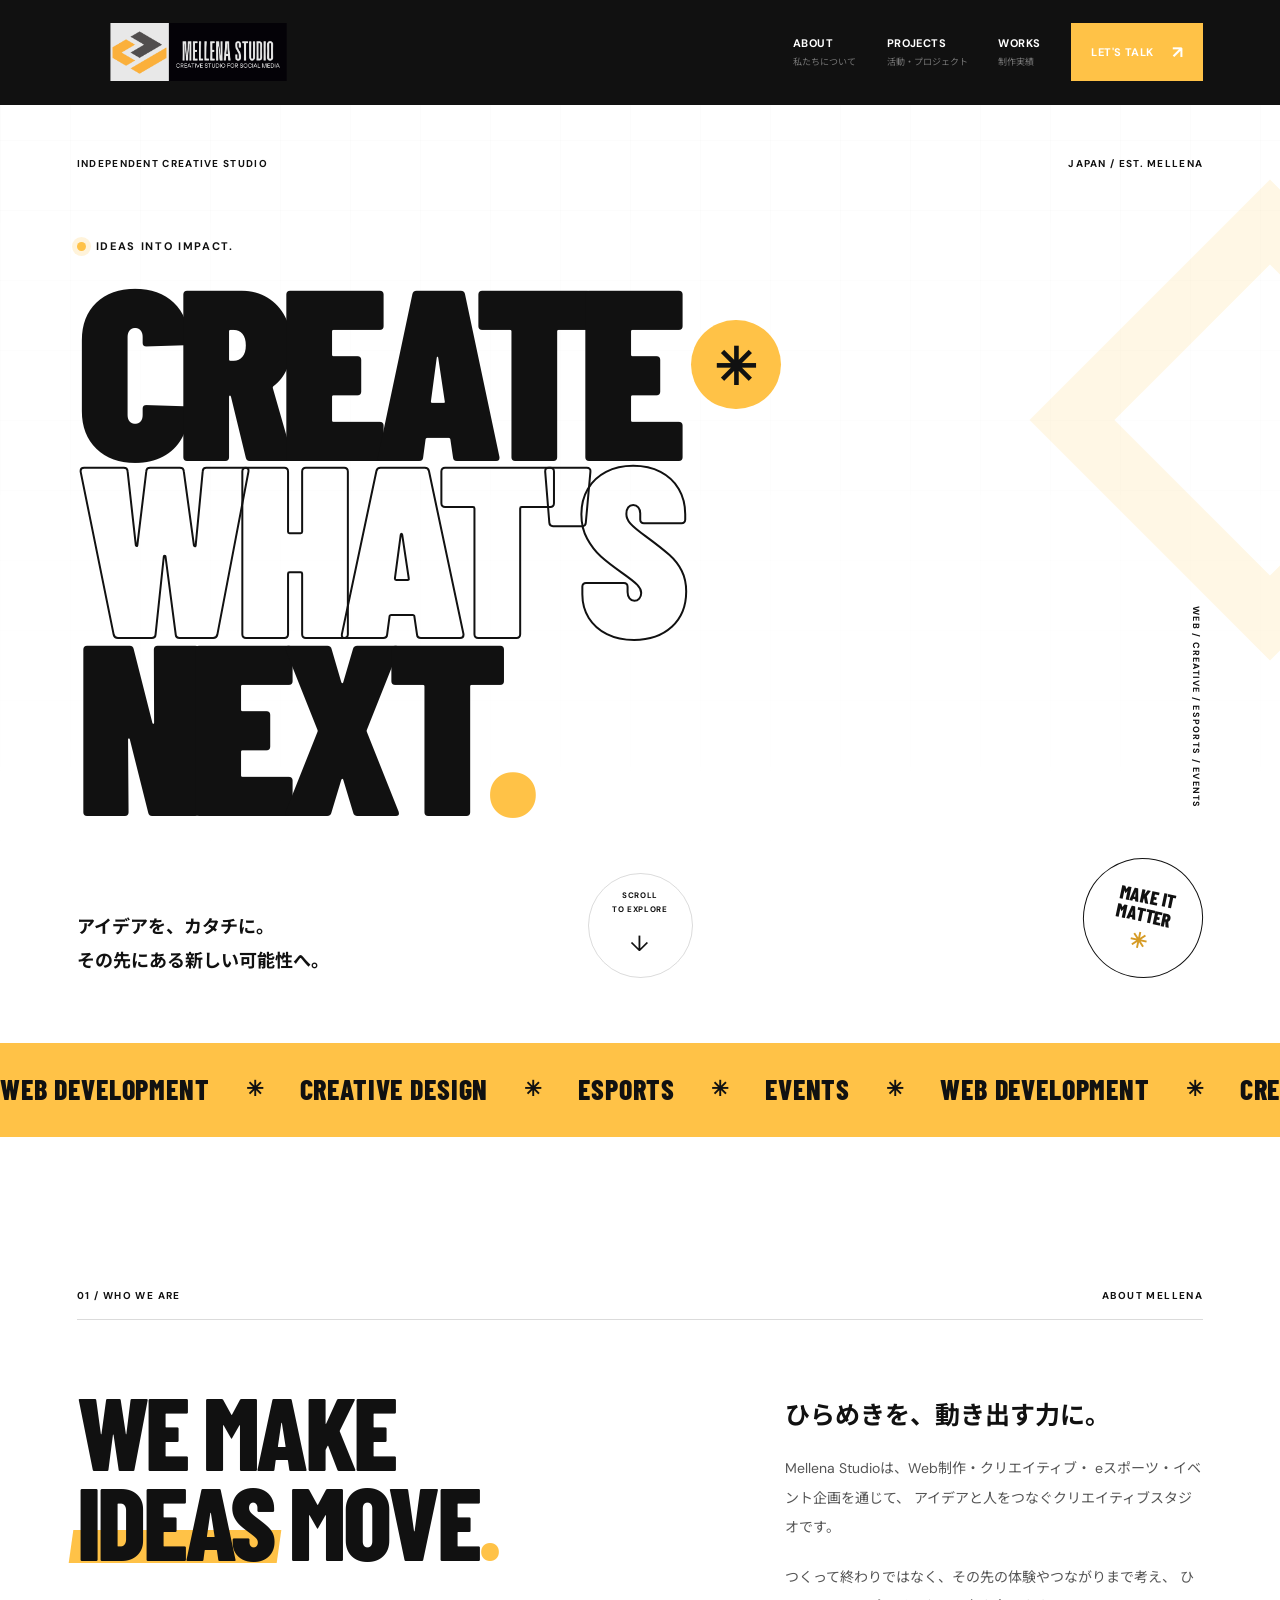
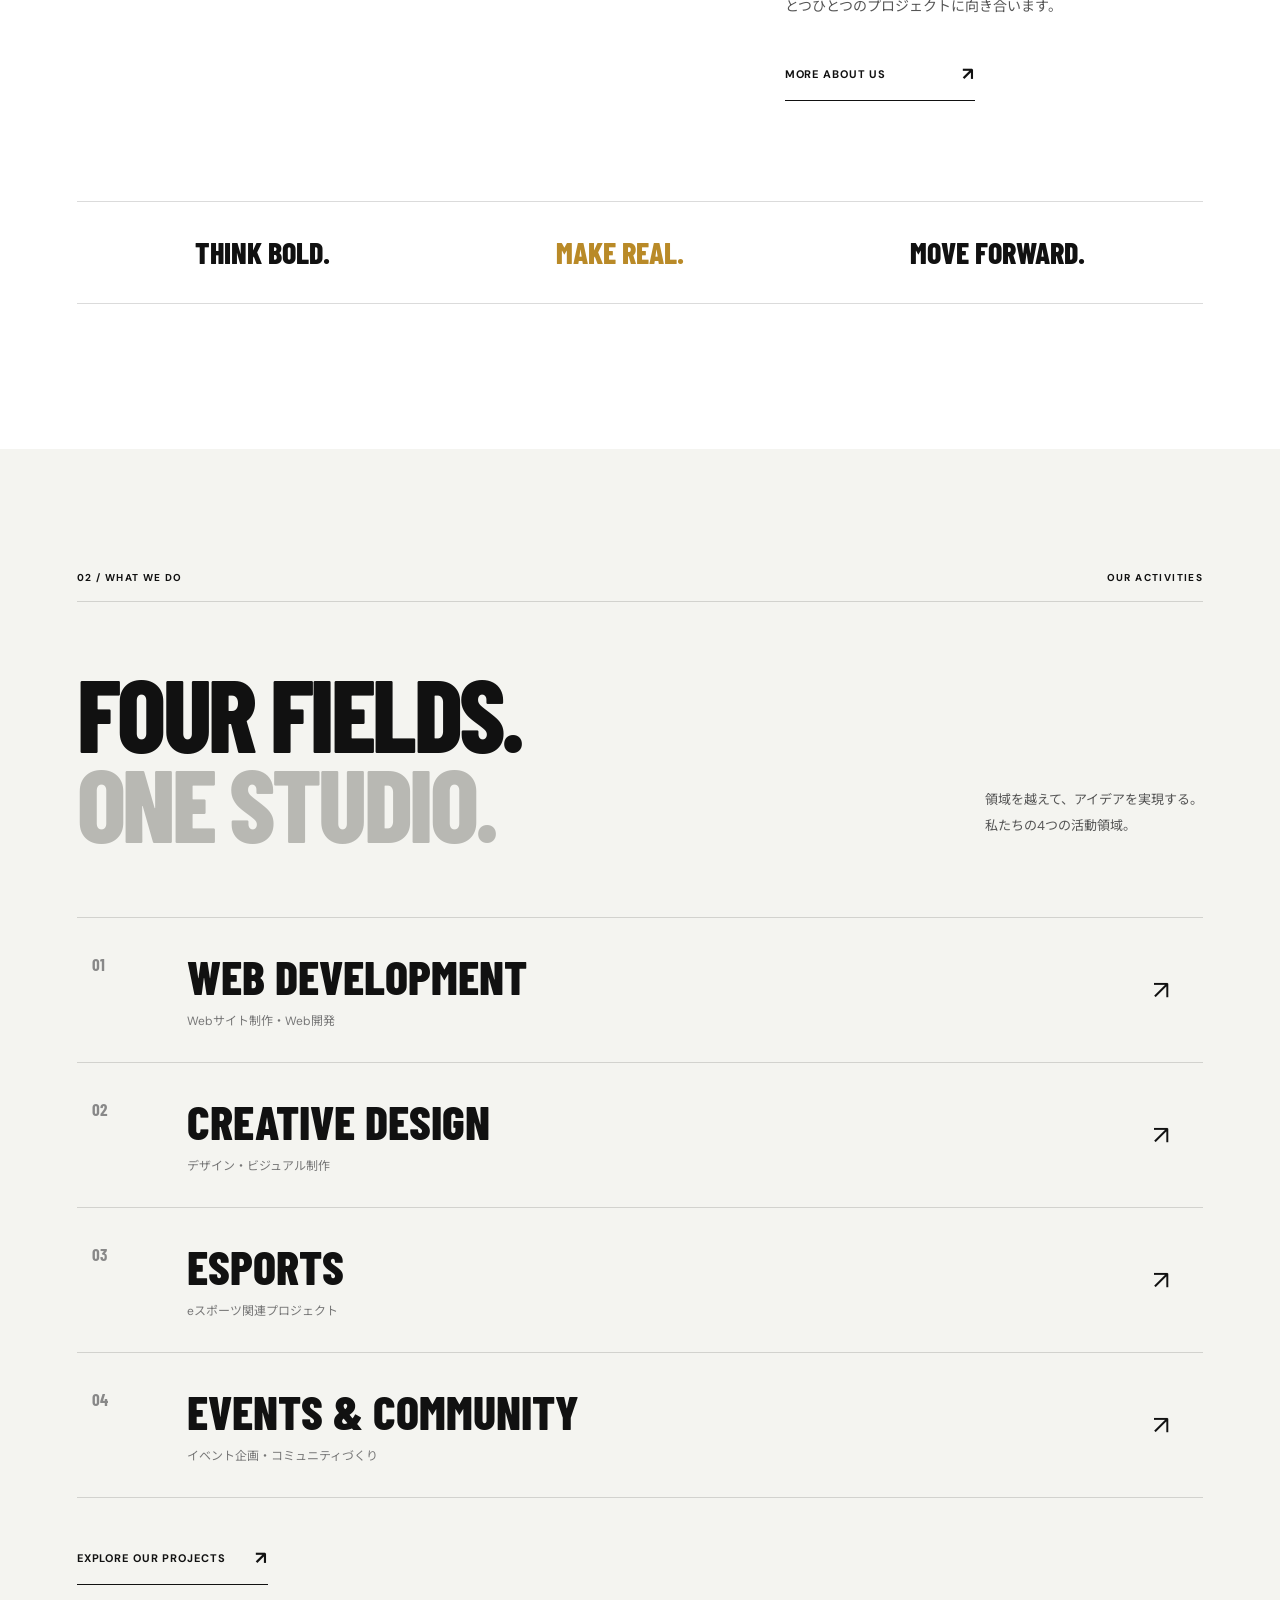
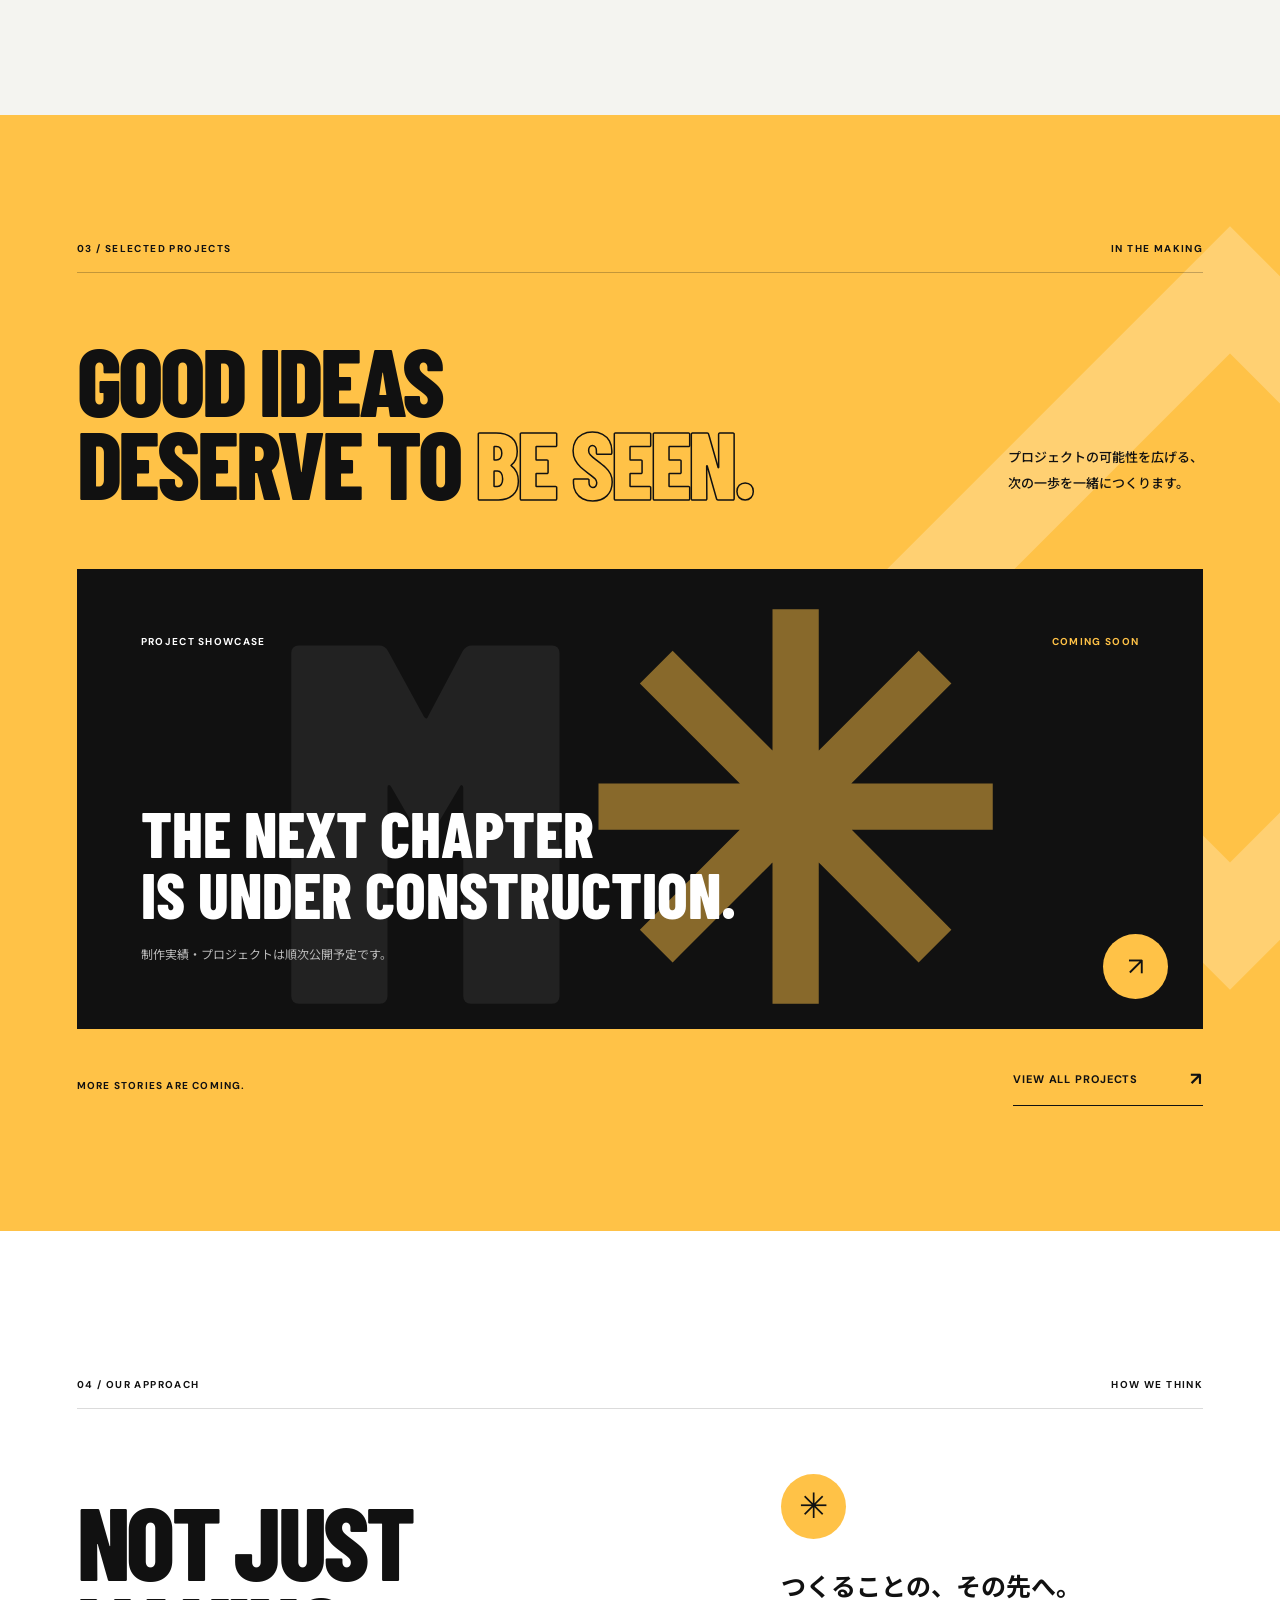
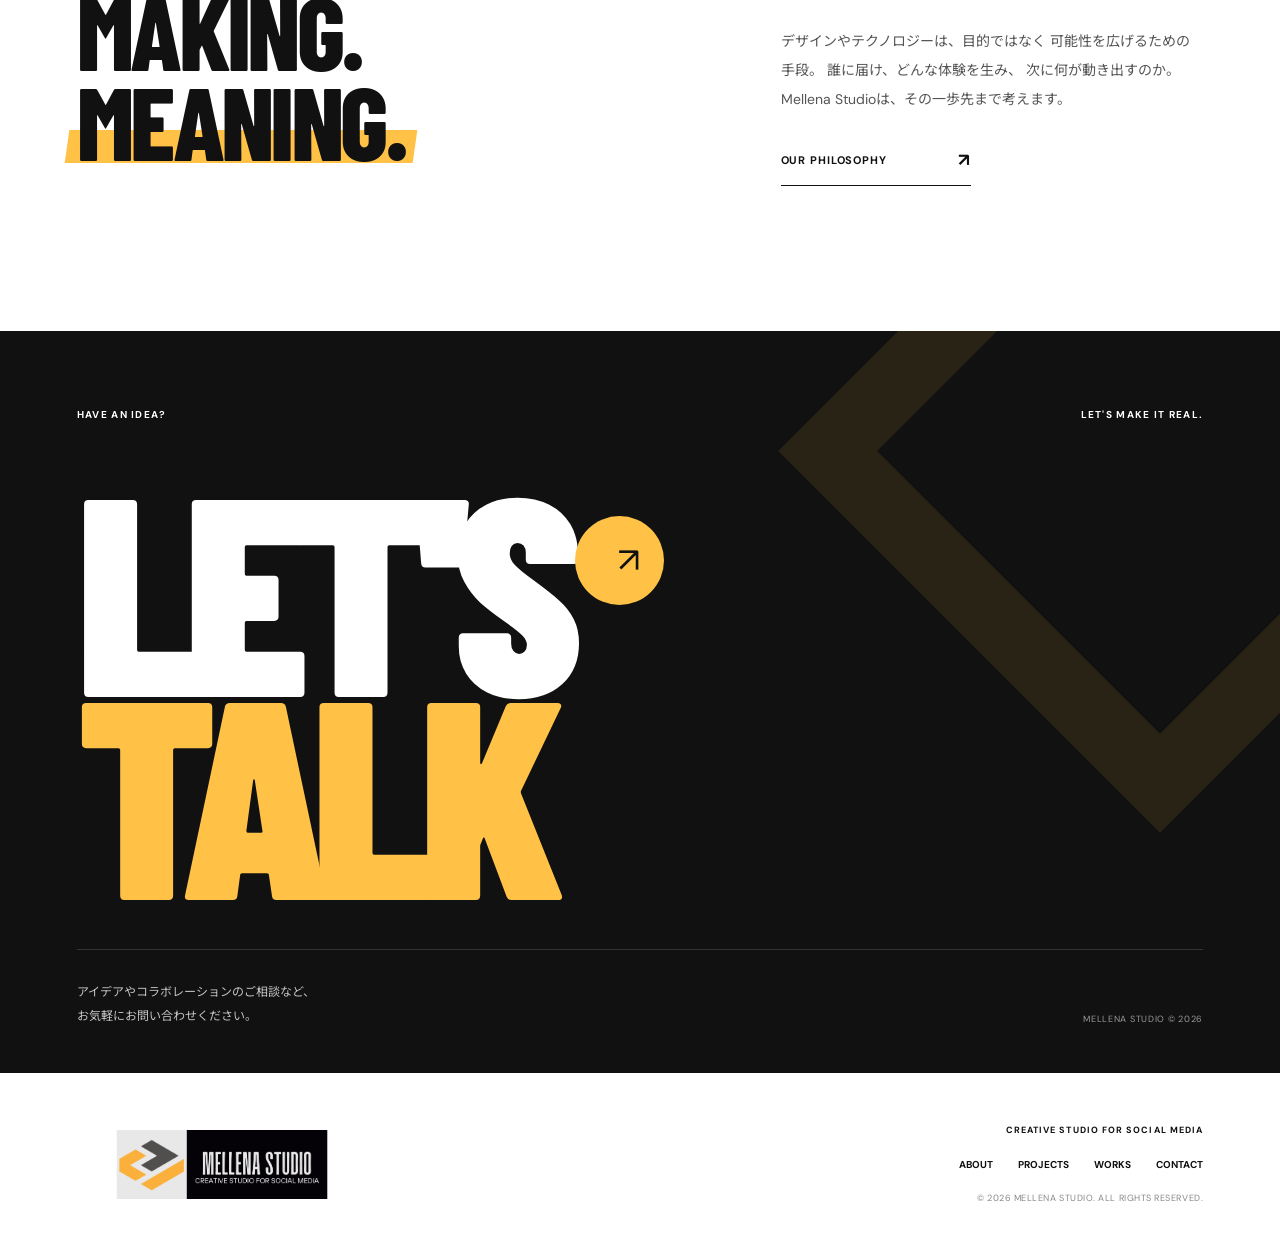
<file: index.html>
<!DOCTYPE html>
<html lang="ja">
<head>
  <meta charset="UTF-8">
  <meta name="viewport" content="width=device-width, initial-scale=1">
  <meta name="theme-color" content="#ffffff">
  <meta name="description" content="Mellena Studio — Creative Studio for Social Media. Web, creative, esports and events.">

  <title>MELLENA STUDIO — Create What's Next.</title>

  <link rel="icon" type="image/png" href="favicon.png">

  <link rel="preconnect" href="https://fonts.googleapis.com">
  <link rel="preconnect" href="https://fonts.gstatic.com" crossorigin>

  <link href="https://fonts.googleapis.com/css2?family=Barlow+Condensed:wght@500;600;700;800;900&family=DM+Sans:wght@400;500;600;700&family=Noto+Sans+JP:wght@400;500;700;900&display=swap" rel="stylesheet">

  <link rel="stylesheet" href="css/style.css">
  <script src="js/script.js" defer></script>
</head>

<body>

  <!-- LOADING -->
  <div class="loader" aria-label="Loading">
    <div class="loader-logo">
      <img src="logo-Normal.png" alt="Mellena Studio">
    </div>

    <div class="loader-bottom">
      <span>CREATIVE STUDIO FOR SOCIAL MEDIA</span>
      <span class="loader-percent">00%</span>
    </div>

    <div class="loader-line">
      <span></span>
    </div>
  </div>

  <div class="scroll-progress" aria-hidden="true"></div>

  <!-- HEADER -->
  <header class="site-header">

    <a class="brand" href="index.html" aria-label="Mellena Studio Home">
      <img src="logo.png" alt="Mellena Studio">
    </a>

    <button class="menu-toggle"
            aria-label="メニューを開く"
            aria-expanded="false">
      <span></span>
      <span></span>
    </button>

    <nav class="main-nav" aria-label="メインナビゲーション">
      <a href="about.html">
        ABOUT
        <small>私たちについて</small>
      </a>

      <a href="projects.html">
        PROJECTS
        <small>活動・プロジェクト</small>
      </a>

      <a href="works.html">
        WORKS
        <small>制作実績</small>
      </a>

      <a class="nav-contact" href="contact.html">
        LET'S TALK <span>↗</span>
      </a>
    </nav>

  </header>

  <main>

    <!-- HERO -->
    <section class="hero">

      <div class="hero-grid" aria-hidden="true"></div>

      <div class="hero-topline reveal">
        <span>INDEPENDENT CREATIVE STUDIO</span>
        <span>JAPAN / EST. MELLENA</span>
      </div>

      <div class="hero-title-wrap">

        <p class="hero-kicker reveal">
          <span class="yellow-dot"></span>
          IDEAS INTO IMPACT.
        </p>

        <h1 class="hero-title">

          <span class="title-line">
            <span>CREATE</span>
            <i>✳</i>
          </span>

          <span class="title-line title-outline">
            <span>WHAT'S</span>
          </span>

          <span class="title-line">
            <span>NEXT<span class="period">.</span></span>
          </span>

        </h1>

        <div class="hero-side-note">
          WEB / CREATIVE / ESPORTS / EVENTS
        </div>

      </div>

      <div class="hero-bottom">

        <p class="hero-description reveal">
          アイデアを、カタチに。<br>
          その先にある新しい可能性へ。
        </p>

        <a href="#about" class="round-link"
           aria-label="About usへスクロール">
          <span>SCROLL<br>TO EXPLORE</span>
          <b>↓</b>
        </a>

        <div class="hero-stamp" aria-hidden="true">
          <span>MAKE IT</span>
          <span>MATTER</span>
          <b>✳</b>
        </div>

      </div>

      <div class="hero-yellow-block" aria-hidden="true"></div>

    </section>

    <!-- MARQUEE -->
    <section class="marquee" aria-label="Mellena Studio creative areas">

      <div class="marquee-track">
        <span>WEB DEVELOPMENT</span><b>✳</b>
        <span>CREATIVE DESIGN</span><b>✳</b>
        <span>ESPORTS</span><b>✳</b>
        <span>EVENTS</span><b>✳</b>

        <span>WEB DEVELOPMENT</span><b>✳</b>
        <span>CREATIVE DESIGN</span><b>✳</b>
        <span>ESPORTS</span><b>✳</b>
        <span>EVENTS</span><b>✳</b>
      </div>

    </section>

    <!-- ABOUT -->
    <section class="section about-section" id="about">

      <div class="section-label reveal">
        <span>01 / WHO WE ARE</span>
        <span>ABOUT MELLENA</span>
      </div>

      <div class="about-layout">

        <h2 class="section-heading reveal">
          WE MAKE<br>
          <span class="highlight">IDEAS</span> MOVE<span class="period">.</span>
        </h2>

        <div class="about-copy reveal">

          <p class="lead">
            ひらめきを、動き出す力に。
          </p>

          <p>
            Mellena Studioは、Web制作・クリエイティブ・
            eスポーツ・イベント企画を通じて、
            アイデアと人をつなぐクリエイティブスタジオです。
          </p>

          <p>
            つくって終わりではなく、その先の体験やつながりまで考え、
            ひとつひとつのプロジェクトに向き合います。
          </p>

          <a class="text-link" href="about.html">
            MORE ABOUT US <span>↗</span>
          </a>

        </div>

      </div>

      <div class="about-ribbon" aria-hidden="true">
        <span>THINK BOLD.</span>
        <span>MAKE REAL.</span>
        <span>MOVE FORWARD.</span>
      </div>

    </section>

    <!-- ACTIVITIES -->
    <section class="section services-section">

      <div class="section-label reveal">
        <span>02 / WHAT WE DO</span>
        <span>OUR ACTIVITIES</span>
      </div>

      <div class="services-heading-row">

        <h2 class="section-heading reveal">
          FOUR FIELDS.<br>
          <span class="muted-heading">ONE STUDIO.</span>
        </h2>

        <p class="services-intro reveal">
          領域を越えて、アイデアを実現する。<br>
          私たちの4つの活動領域。
        </p>

      </div>

      <div class="service-list">

        <a class="service-item reveal" href="projects.html#web">
          <span class="service-number">01</span>

          <div class="service-main">
            <h3>WEB DEVELOPMENT</h3>
            <p>Webサイト制作・Web開発</p>
          </div>

          <span class="service-symbol">↗</span>
          <div class="service-hover">W</div>
        </a>

        <a class="service-item reveal" href="projects.html#creative">
          <span class="service-number">02</span>

          <div class="service-main">
            <h3>CREATIVE DESIGN</h3>
            <p>デザイン・ビジュアル制作</p>
          </div>

          <span class="service-symbol">↗</span>
          <div class="service-hover">C</div>
        </a>

        <a class="service-item reveal" href="projects.html#esports">
          <span class="service-number">03</span>

          <div class="service-main">
            <h3>ESPORTS</h3>
            <p>eスポーツ関連プロジェクト</p>
          </div>

          <span class="service-symbol">↗</span>
          <div class="service-hover">E</div>
        </a>

        <a class="service-item reveal" href="projects.html#events">
          <span class="service-number">04</span>

          <div class="service-main">
            <h3>EVENTS & COMMUNITY</h3>
            <p>イベント企画・コミュニティづくり</p>
          </div>

          <span class="service-symbol">↗</span>
          <div class="service-hover">+</div>
        </a>

      </div>

      <a class="text-link services-more" href="projects.html">
        EXPLORE OUR PROJECTS <span>↗</span>
      </a>

    </section>

    <!-- PROJECTS -->
    <section class="feature-section">

      <div class="feature-bg-shape" aria-hidden="true"></div>

      <div class="section-label reveal">
        <span>03 / SELECTED PROJECTS</span>
        <span>IN THE MAKING</span>
      </div>

      <div class="feature-top">

        <h2 class="section-heading reveal">
          GOOD IDEAS<br>
          DESERVE TO <span class="outline-dark">BE SEEN.</span>
        </h2>

        <p class="reveal">
          プロジェクトの可能性を広げる、<br>
          次の一歩を一緒につくります。
        </p>

      </div>

      <div class="project-placeholder reveal">

        <div class="placeholder-mark">
          M<span>✳</span>
        </div>

        <div class="placeholder-caption">
          <span>PROJECT SHOWCASE</span>
          <span>COMING SOON</span>
        </div>

        <div class="placeholder-copy">
          <p>
            THE NEXT CHAPTER<br>
            IS UNDER CONSTRUCTION.
          </p>

          <span>
            制作実績・プロジェクトは順次公開予定です。
          </span>
        </div>

        <div class="placeholder-arrow">↗</div>

      </div>

      <div class="feature-bottom">
        <span>MORE STORIES ARE COMING.</span>

        <a class="text-link" href="projects.html">
          VIEW ALL PROJECTS <span>↗</span>
        </a>
      </div>

    </section>

    <!-- APPROACH -->
    <section class="section approach-section">

      <div class="section-label reveal">
        <span>04 / OUR APPROACH</span>
        <span>HOW WE THINK</span>
      </div>

      <div class="approach-grid">

        <h2 class="section-heading reveal">
          NOT JUST<br>
          MAKING.<br>
          <span class="highlight">MEANING.</span>
        </h2>

        <div class="approach-content reveal">

          <div class="approach-icon">✳</div>

          <p class="lead">
            つくることの、その先へ。
          </p>

          <p>
            デザインやテクノロジーは、目的ではなく
            可能性を広げるための手段。
            誰に届け、どんな体験を生み、
            次に何が動き出すのか。
            Mellena Studioは、その一歩先まで考えます。
          </p>

          <a class="text-link" href="about.html">
            OUR PHILOSOPHY <span>↗</span>
          </a>

        </div>

      </div>

    </section>

    <!-- CONTACT -->
    <section class="contact-banner">

      <div class="contact-banner-top">
        <span>HAVE AN IDEA?</span>
        <span>LET'S MAKE IT REAL.</span>
      </div>

      <a href="contact.html" class="contact-big">
        LET'S<br>
        <span>TALK</span>
        <b>↗</b>
      </a>

      <div class="contact-banner-bottom">

        <p>
          アイデアやコラボレーションのご相談など、<br>
          お気軽にお問い合わせください。
        </p>

        <span>MELLENA STUDIO © 2026</span>

      </div>

    </section>

  </main>

  <!-- FOOTER -->
  <footer class="site-footer">

    <a href="index.html" class="footer-logo">
      <img src="logo.png" alt="Mellena Studio">
    </a>

    <div class="footer-right">

      <p>CREATIVE STUDIO FOR SOCIAL MEDIA</p>

      <div class="footer-links">
        <a href="about.html">ABOUT</a>
        <a href="projects.html">PROJECTS</a>
        <a href="works.html">WORKS</a>
        <a href="contact.html">CONTACT</a>
      </div>

      <small>
        © <span data-year>2026</span>
        MELLENA STUDIO. ALL RIGHTS RESERVED.
      </small>

    </div>

  </footer>

</body>
</html>
</file>
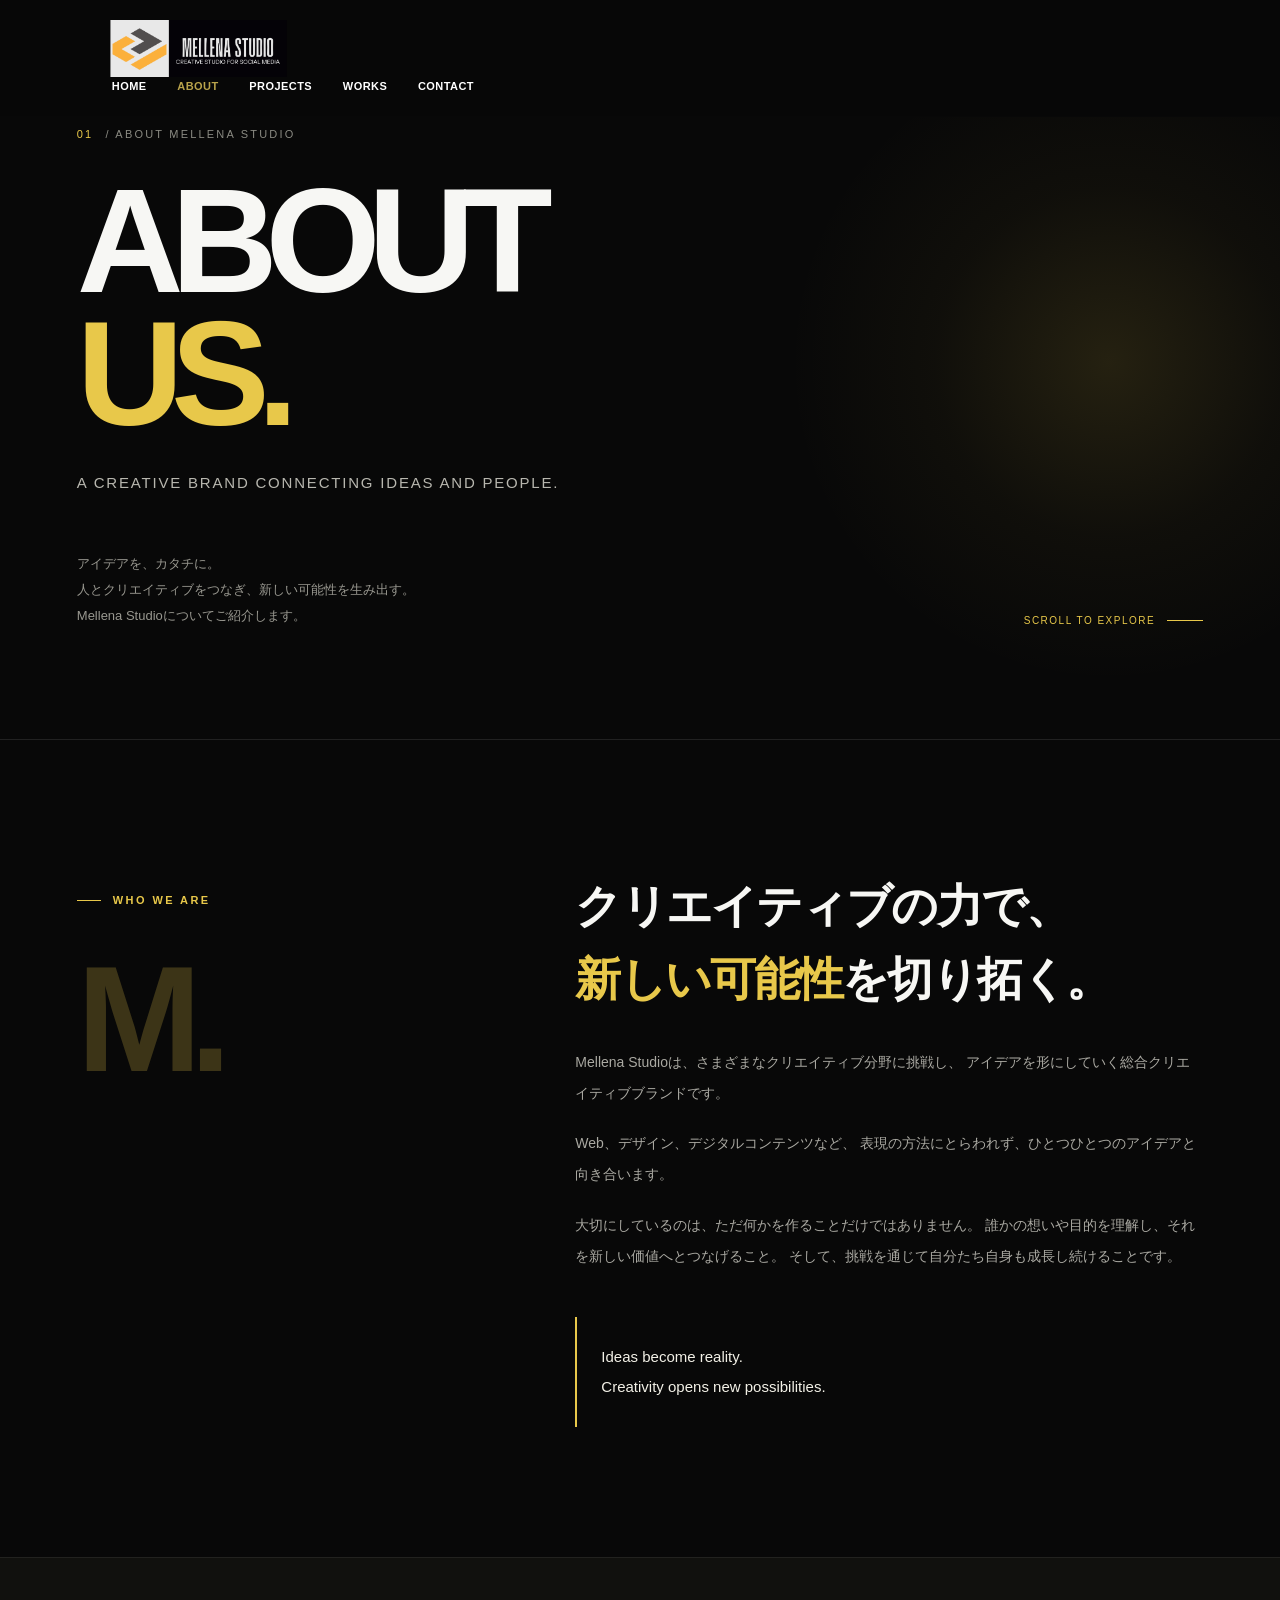
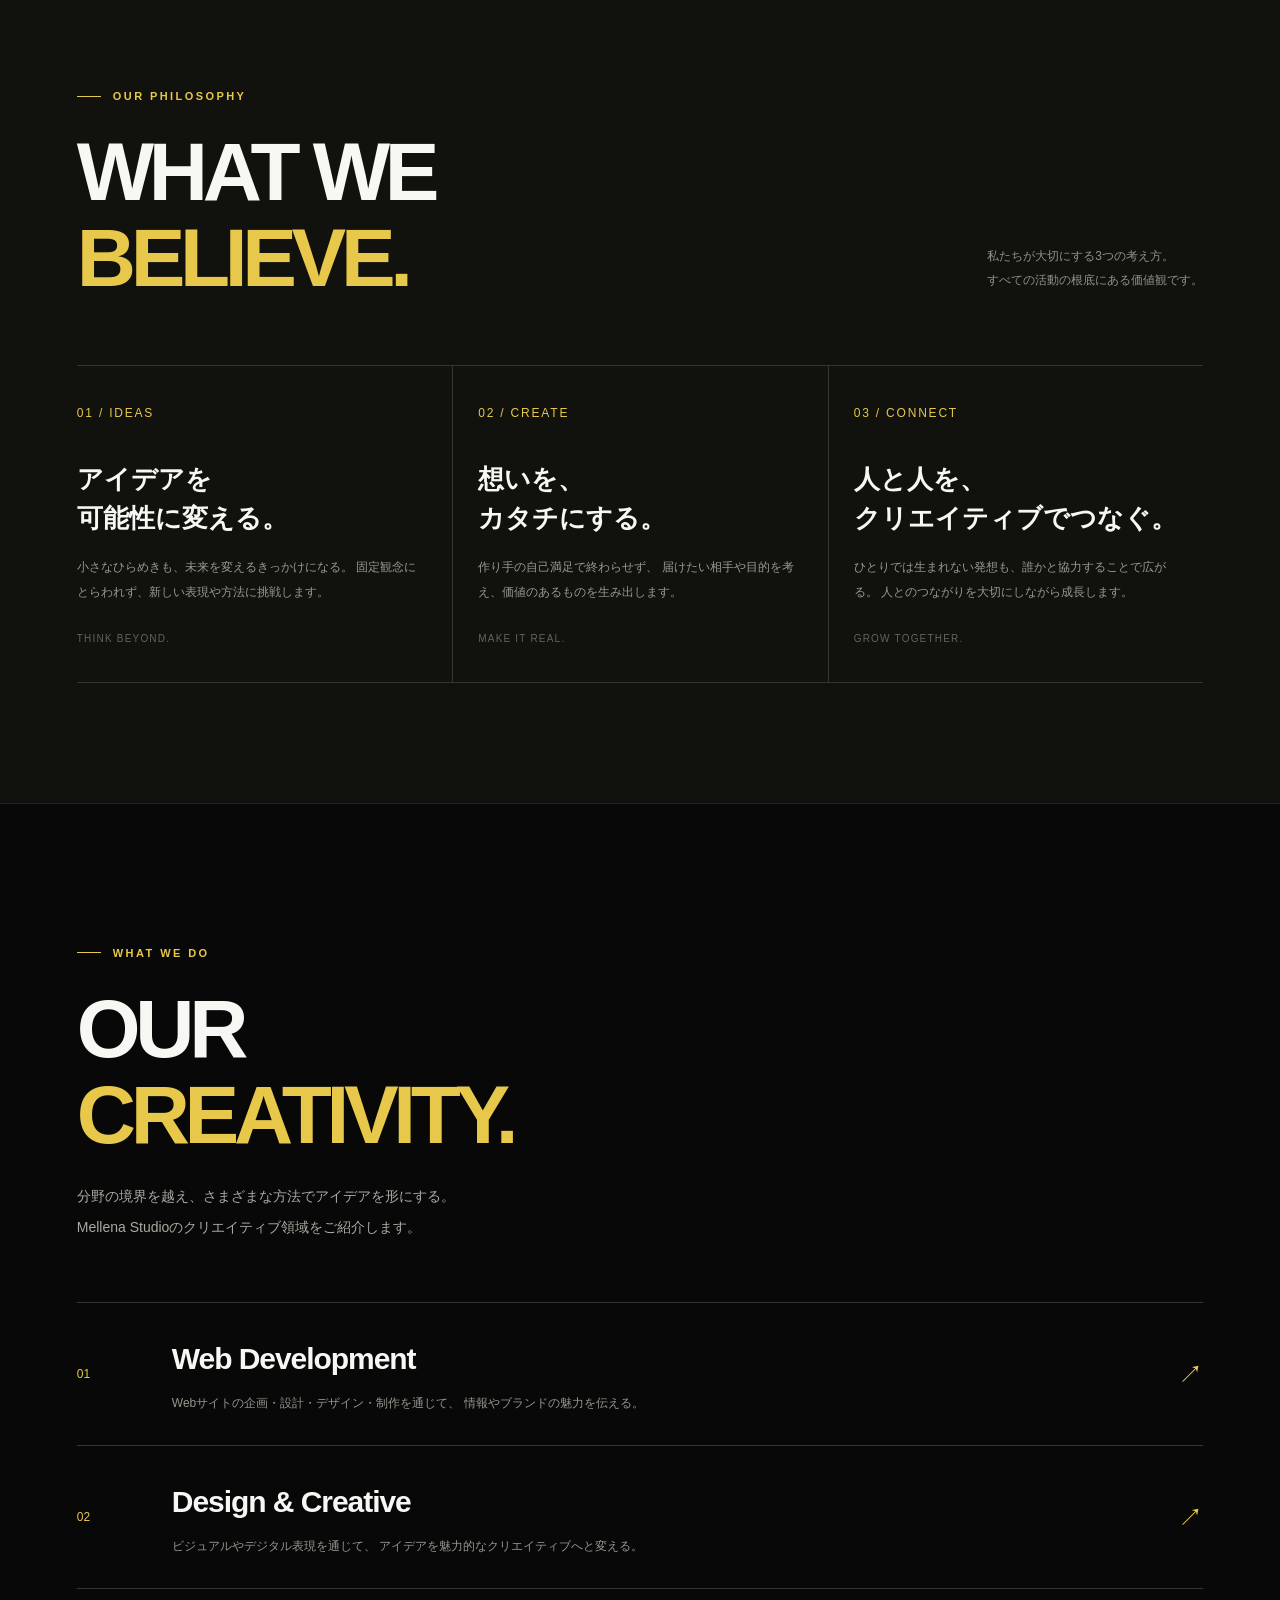
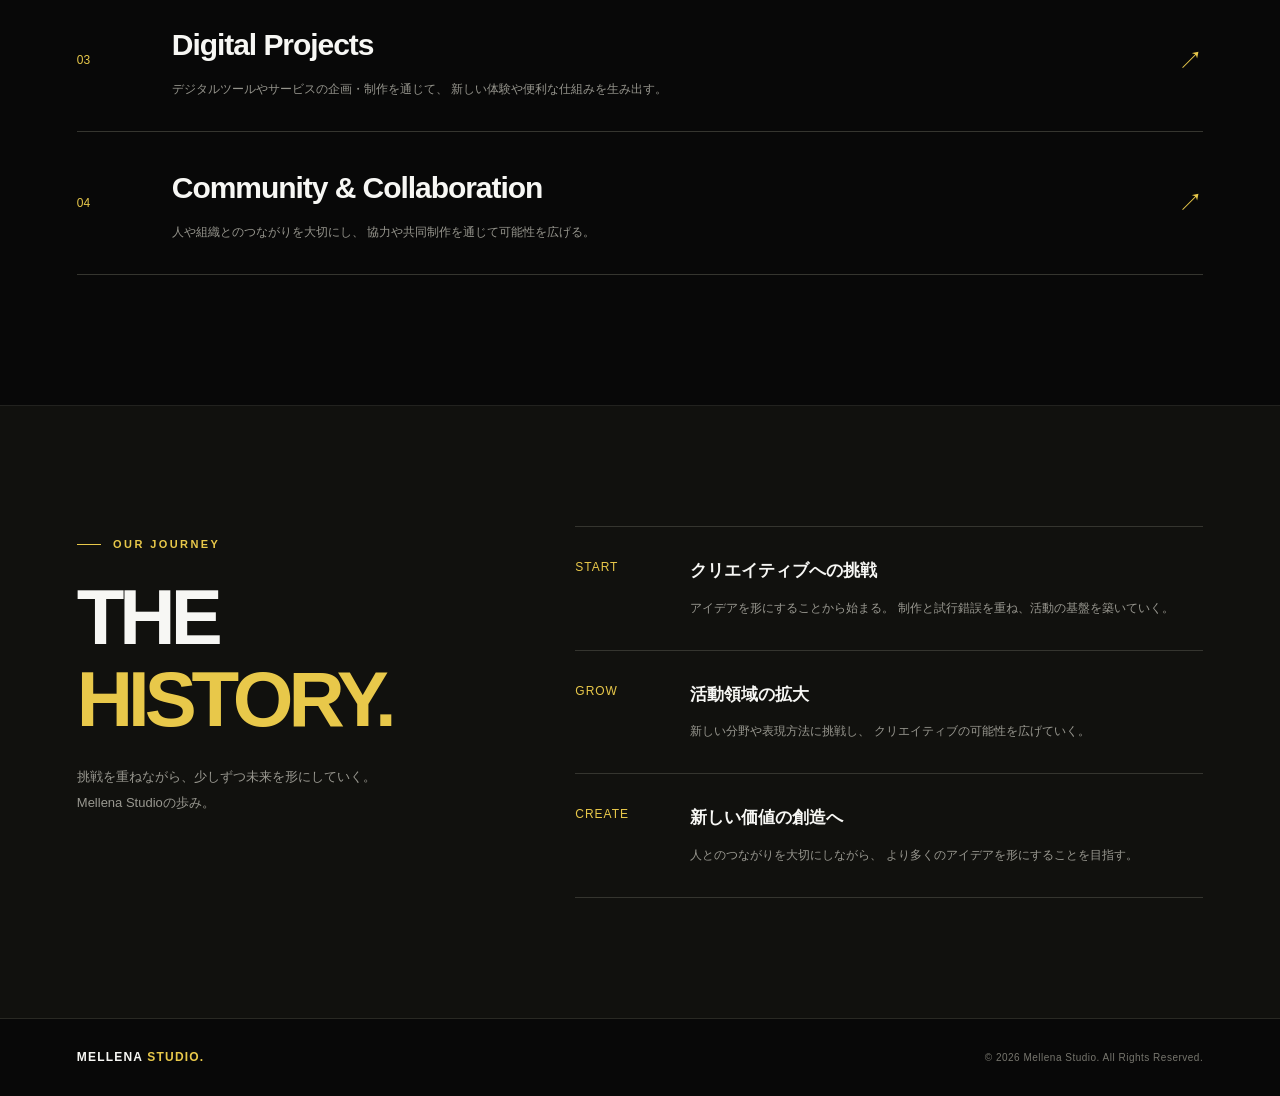
<file: about.html>
<!DOCTYPE html>
<html lang="ja">
<head>
  <meta charset="UTF-8">
  <meta name="viewport" content="width=device-width, initial-scale=1.0">
  <meta name="theme-color" content="#080808">
  <meta name="description" content="Mellena Studioについて。クリエイティブの可能性を広げ、新しい価値を生み出す総合クリエイティブブランド。">
  <title>ABOUT US | Mellena Studio</title>

  <link rel="icon" href="favicon.png">
  <link rel="stylesheet" href="css/style.css">

  <style>
    /* ========================================
       ABOUT PAGE
       Mellena Studio
    ======================================== */

    .about-page {
      background: #080808;
      color: #f7f7f4;
      overflow: hidden;
    }

    .about-page a {
      color: inherit;
    }

    .about-page .about-container {
      width: min(1180px, 88%);
      margin: 0 auto;
    }

    .about-page .about-label {
      display: inline-flex;
      align-items: center;
      gap: 12px;
      color: #e8c84a;
      font-size: 11px;
      font-weight: 700;
      letter-spacing: 0.22em;
      text-transform: uppercase;
    }

    .about-page .about-label::before {
      content: "";
      width: 24px;
      height: 1px;
      background: #e8c84a;
    }

    .about-page .about-heading {
      margin: 24px 0;
      font-size: clamp(38px, 7vw, 82px);
      font-weight: 800;
      line-height: 1.04;
      letter-spacing: -0.065em;
    }

    .about-page .about-heading span {
      color: #e8c84a;
    }

    .about-page .about-description {
      max-width: 650px;
      color: #aaa9a2;
      font-size: 14px;
      line-height: 2.2;
    }

    /* Hero */

    .about-page .about-hero {
      position: relative;
      display: flex;
      align-items: center;
      min-height: 590px;
      padding: 125px 0 110px;
      border-bottom: 1px solid rgba(255, 255, 255, 0.1);
      isolation: isolate;
    }

    .about-page .about-hero::before {
      content: "";
      position: absolute;
      z-index: -1;
      top: 5%;
      right: -12%;
      width: min(650px, 75vw);
      aspect-ratio: 1;
      border-radius: 50%;
      background: radial-gradient(
        circle,
        rgba(232, 200, 74, 0.13),
        rgba(232, 200, 74, 0.035) 38%,
        transparent 70%
      );
      pointer-events: none;
    }

    .about-page .hero-index {
      display: flex;
      align-items: center;
      gap: 12px;
      margin-bottom: 30px;
      color: #8b8b83;
      font-size: 11px;
      letter-spacing: 0.2em;
    }

    .about-page .hero-index span {
      color: #e8c84a;
    }

    .about-page .about-hero h1 {
      margin: 0;
      font-size: clamp(64px, 12vw, 148px);
      font-weight: 900;
      line-height: 0.9;
      letter-spacing: -0.085em;
    }

    .about-page .about-hero h1 span {
      display: block;
      color: #e8c84a;
    }

    .about-page .hero-subtitle {
      margin: 30px 0 0;
      color: #b8b7af;
      font-size: clamp(12px, 1.5vw, 15px);
      letter-spacing: 0.12em;
    }

    .about-page .hero-bottom {
      display: flex;
      justify-content: space-between;
      align-items: flex-end;
      gap: 24px;
      margin-top: 55px;
    }

    .about-page .hero-bottom p {
      max-width: 510px;
      margin: 0;
      color: #999890;
      font-size: 13px;
      line-height: 2;
    }

    .about-page .hero-scroll {
      flex-shrink: 0;
      display: flex;
      align-items: center;
      gap: 12px;
      color: #e8c84a;
      font-size: 10px;
      letter-spacing: 0.15em;
    }

    .about-page .hero-scroll span {
      display: block;
      width: 36px;
      height: 1px;
      background: #e8c84a;
    }

    /* Introduction */

    .about-page .about-intro {
      padding: 130px 0;
    }

    .about-page .intro-grid {
      display: grid;
      grid-template-columns: 0.8fr 1.2fr;
      gap: 80px;
      align-items: start;
    }

    .about-page .intro-side {
      padding-top: 12px;
    }

    .about-page .intro-side .side-number {
      display: block;
      margin-top: 35px;
      color: rgba(232, 200, 74, 0.23);
      font-size: clamp(80px, 12vw, 150px);
      font-weight: 900;
      line-height: 1;
      letter-spacing: -0.08em;
    }

    .about-page .intro-main h2 {
      margin: 0 0 30px;
      font-size: clamp(27px, 4vw, 46px);
      font-weight: 700;
      line-height: 1.6;
      letter-spacing: -0.04em;
    }

    .about-page .intro-main h2 em {
      color: #e8c84a;
      font-style: normal;
    }

    .about-page .intro-main p {
      margin: 0 0 20px;
      color: #aaa9a2;
      font-size: 14px;
      line-height: 2.2;
    }

    .about-page .intro-quote {
      margin-top: 45px;
      padding: 25px 0 25px 24px;
      border-left: 2px solid #e8c84a;
      color: #f2f0e6;
      font-size: 15px;
      line-height: 2;
    }

    /* Philosophy */

    .about-page .about-philosophy {
      padding: 120px 0;
      background: #11110e;
      border-top: 1px solid rgba(255, 255, 255, 0.07);
      border-bottom: 1px solid rgba(255, 255, 255, 0.07);
    }

    .about-page .section-top {
      display: flex;
      justify-content: space-between;
      align-items: flex-end;
      gap: 35px;
      margin-bottom: 65px;
    }

    .about-page .section-top .about-heading {
      margin-bottom: 0;
    }

    .about-page .section-top > p {
      max-width: 330px;
      margin: 0 0 8px;
      color: #929189;
      font-size: 12px;
      line-height: 2;
    }

    .about-page .philosophy-grid {
      display: grid;
      grid-template-columns: repeat(3, minmax(0, 1fr));
      border-top: 1px solid #35352f;
      border-bottom: 1px solid #35352f;
    }

    .about-page .philosophy-card {
      position: relative;
      min-height: 290px;
      padding: 32px 25px 35px 0;
    }

    .about-page .philosophy-card + .philosophy-card {
      padding-left: 25px;
      border-left: 1px solid #35352f;
    }

    .about-page .philosophy-number {
      color: #e8c84a;
      font-size: 12px;
      letter-spacing: 0.15em;
    }

    .about-page .philosophy-card h3 {
      margin: 35px 0 17px;
      font-size: clamp(19px, 2.2vw, 26px);
      line-height: 1.5;
    }

    .about-page .philosophy-card p {
      margin: 0;
      color: #999890;
      font-size: 12px;
      line-height: 2.1;
    }

    .about-page .philosophy-en {
      display: block;
      margin-top: 25px;
      color: #64635c;
      font-size: 10px;
      letter-spacing: 0.12em;
    }

    /* What we do */

    .about-page .about-activities {
      padding: 130px 0;
    }

    .about-page .activities-list {
      margin-top: 60px;
      border-top: 1px solid #35352f;
    }

    .about-page .activity-item {
      display: grid;
      grid-template-columns: 70px 1fr auto;
      align-items: center;
      gap: 25px;
      padding: 30px 0;
      border-bottom: 1px solid #35352f;
      transition: padding 0.3s ease, background 0.3s ease;
    }

    .about-page .activity-item:hover {
      padding-left: 15px;
      padding-right: 15px;
      background: rgba(232, 200, 74, 0.035);
    }

    .about-page .activity-number {
      color: #e8c84a;
      font-size: 12px;
    }

    .about-page .activity-item h3 {
      margin: 0 0 8px;
      font-size: clamp(20px, 3vw, 30px);
      letter-spacing: -0.035em;
    }

    .about-page .activity-item p {
      margin: 0;
      color: #96958d;
      font-size: 12px;
      line-height: 1.9;
    }

    .about-page .activity-arrow {
      color: #e8c84a;
      font-size: 25px;
      transition: transform 0.3s ease;
    }

    .about-page .activity-item:hover .activity-arrow {
      transform: translateX(6px);
    }

    /* History */

    .about-page .about-history {
      padding: 120px 0;
      background: #11110e;
      border-top: 1px solid rgba(255, 255, 255, 0.07);
    }

    .about-page .history-layout {
      display: grid;
      grid-template-columns: 0.8fr 1.2fr;
      gap: 80px;
    }

    .about-page .history-heading {
      position: sticky;
      top: 110px;
      align-self: start;
    }

    .about-page .history-heading .about-heading {
      font-size: clamp(45px, 7vw, 78px);
    }

    .about-page .history-heading p {
      max-width: 300px;
      color: #999890;
      font-size: 13px;
      line-height: 2;
    }

    .about-page .history-list {
      border-top: 1px solid #35352f;
    }

    .about-page .history-item {
      display: grid;
      grid-template-columns: 90px 1fr;
      gap: 25px;
      padding: 30px 0;
      border-bottom: 1px solid #35352f;
    }

    .about-page .history-year {
      color: #e8c84a;
      font-size: 12px;
      letter-spacing: 0.08em;
    }

    .about-page .history-item h3 {
      margin: 0 0 10px;
      font-size: 17px;
    }

    .about-page .history-item p {
      margin: 0;
      color: #999890;
      font-size: 12px;
      line-height: 2;
    }

    .about-page .history-note {
      margin-top: 25px;
      color: #77766e;
      font-size: 11px;
      line-height: 1.9;
    }

    /* Founder */

    .about-page .about-founder {
      padding: 130px 0;
    }

    .about-page .founder-card {
      display: grid;
      grid-template-columns: 0.85fr 1.15fr;
      gap: 65px;
      align-items: center;
      margin-top: 55px;
      padding: 45px;
      border: 1px solid #35352f;
      background:
        radial-gradient(
          ellipse at 15% 15%,
          rgba(232, 200, 74, 0.08),
          transparent 55%
        ),
        #0c0c0b;
    }

    .about-page .founder-visual {
      display: flex;
      justify-content: center;
      align-items: center;
      min-height: 300px;
      border: 1px solid #34332a;
      background:
        linear-gradient(
          135deg,
          rgba(232, 200, 74, 0.08),
          transparent 60%
        ),
        #11110e;
    }

    .about-page .founder-monogram {
      color: #e8c84a;
      font-size: clamp(90px, 15vw, 170px);
      font-weight: 900;
      line-height: 1;
      letter-spacing: -0.12em;
    }

    .about-page .founder-role {
      color: #e8c84a;
      font-size: 10px;
      letter-spacing: 0.2em;
    }

    .about-page .founder-info h3 {
      margin: 18px 0;
      font-size: clamp(29px, 4vw, 43px);
      letter-spacing: -0.04em;
    }

    .about-page .founder-info > p {
      color: #aaa9a2;
      font-size: 13px;
      line-height: 2.2;
    }

    .about-page .founder-placeholder {
      margin-top: 25px;
      padding-top: 20px;
      border-top: 1px solid #35352f;
      color: #77766e;
      font-size: 11px;
      line-height: 2;
    }

    /* CTA */

    .about-page .about-cta {
      position: relative;
      padding: 110px 0 120px;
      text-align: center;
      border-top: 1px solid rgba(255, 255, 255, 0.1);
      background:
        radial-gradient(
          ellipse at 50% 100%,
          rgba(232, 200, 74, 0.1),
          transparent 60%
        ),
        #0b0b09;
    }

    .about-page .about-cta .about-heading {
      margin: 25px 0;
      font-size: clamp(45px, 9vw, 105px);
    }

    .about-page .about-cta > .about-container > p {
      max-width: 500px;
      margin: 0 auto;
      color: #999890;
      font-size: 13px;
      line-height: 2.1;
    }

    .about-page .about-cta-button {
      display: inline-flex;
      justify-content: center;
      align-items: center;
      gap: 30px;
      min-width: 220px;
      margin-top: 35px;
      padding: 17px 25px;
      border: 1px solid #e8c84a;
      color: #e8c84a !important;
      font-size: 11px;
      font-weight: 700;
      letter-spacing: 0.12em;
      text-decoration: none;
      transition:
        color 0.3s ease,
        background 0.3s ease,
        gap 0.3s ease;
    }

    .about-page .about-cta-button:hover {
      gap: 42px;
      color: #080808 !important;
      background: #e8c84a;
    }

    /* Footer */

    .about-page .about-footer {
      padding: 28px 0;
      border-top: 1px solid #292923;
    }

    .about-page .footer-inner {
      display: flex;
      justify-content: space-between;
      align-items: center;
      gap: 20px;
    }

    .about-page .footer-brand {
      font-size: 12px;
      font-weight: 800;
      letter-spacing: 0.1em;
    }

    .about-page .footer-brand span {
      color: #e8c84a;
    }

    .about-page .footer-copy {
      color: #77766e;
      font-size: 10px;
      letter-spacing: 0.05em;
    }

    /* MOBILE HEADER MENU POSITION */
    @media (max-width: 760px) {
      .header-inner {
    display: flex;
    align-items: center;
    justify-content: space-between;
    }

    .menu-toggle {
    margin-left: auto;
    order: 2;
    }

    .brand {
    order: 1;
    }
    }

    /* Responsive */

    @media (max-width: 760px) {
      .about-page .about-container {
        width: 88%;
      }

      .about-page .about-hero {
        min-height: auto;
        padding: 110px 0 75px;
      }

      .about-page .hero-bottom {
        align-items: flex-start;
        flex-direction: column;
        margin-top: 40px;
      }

      .about-page .about-intro,
      .about-page .about-activities,
      .about-page .about-founder {
        padding: 85px 0;
      }

      .about-page .about-philosophy,
      .about-page .about-history {
        padding: 85px 0;
      }

      .about-page .intro-grid,
      .about-page .history-layout {
        grid-template-columns: 1fr;
        gap: 35px;
      }

      .about-page .intro-side .side-number {
        margin-top: 15px;
        font-size: 85px;
      }

      .about-page .section-top {
        align-items: flex-start;
        flex-direction: column;
        margin-bottom: 40px;
      }

      .about-page .philosophy-grid {
        grid-template-columns: 1fr;
      }

      .about-page .philosophy-card {
        min-height: auto;
        padding: 28px 0;
      }

      .about-page .philosophy-card + .philosophy-card {
        padding-left: 0;
        border-left: 0;
        border-top: 1px solid #35352f;
      }

      .about-page .philosophy-card h3 {
        margin-top: 20px;
      }

      .about-page .philosophy-en {
        margin-top: 16px;
      }

      .about-page .activity-item {
        grid-template-columns: 35px 1fr 20px;
        gap: 12px;
        padding: 25px 0;
      }

      .about-page .activity-item:hover {
        padding-left: 5px;
        padding-right: 5px;
      }

      .about-page .history-heading {
        position: static;
      }

      .about-page .history-item {
        grid-template-columns: 65px 1fr;
        gap: 15px;
        padding: 25px 0;
      }

      .about-page .founder-card {
        grid-template-columns: 1fr;
        gap: 30px;
        padding: 22px;
      }

      .about-page .founder-visual {
        min-height: 230px;
      }

      .about-page .about-cta {
        padding: 85px 0;
      }

      .about-page .footer-inner {
        align-items: flex-start;
        flex-direction: column;
      }
    }

    .site-header .main-nav {
      margin-left: 35px;
    }

    @media (prefers-reduced-motion: reduce) {
      .about-page *,
      .about-page *::before,
      .about-page *::after {
        scroll-behavior: auto !important;
        transition-duration: 0.01ms !important;
      }
    }
    /* FOUNDER PROFILE IMAGE */
    .founder-profile {
      width: 100%;
      height: 100%;
      max-width: 220px;
      aspect-ratio: 1 / 1;
      object-fit: cover;
      border-radius: 50%;
      display: block;
      margin: 0 auto;
    }
  </style>
</head>

<body class="about-page">

  <!-- LOADING -->
  <div class="loader" aria-label="Loading">
    <div class="loader-content">
      <div class="loader-logo">M<span>.</span></div>
      <div class="loader-line"><span></span></div>
      <div class="loader-percent">0%</div>
      <p>CREATIVE IDEAS, NEW POSSIBILITIES.</p>
    </div>
  </div>

  <!-- SCROLL PROGRESS -->
  <div class="scroll-progress" aria-hidden="true"></div>

  <!-- HEADER -->
  <header class="site-header">
    <div class="header-inner">

      <a href="index.html" class="brand" aria-label="Mellena Studio Home">
        <img src="logo.png" alt="Mellena Studio">
      </a>

      <button
        class="menu-toggle"
        type="button"
        aria-label="メニューを開く"
        aria-expanded="false"
      >
        <span></span>
        <span></span>
      </button>

      <nav class="main-nav" aria-label="メインナビゲーション">
        <a href="index.html">HOME</a>
        <a href="about.html" aria-current="page">ABOUT</a>
        <a href="projects.html">PROJECTS</a>
        <a href="works.html">WORKS</a>
        <a href="contact.html">CONTACT</a>
      </nav>

    </div>
  </header>

  <main>

    <!-- HERO -->
    <section class="about-hero">
      <div class="about-container">

        <div class="hero-index reveal">
          <span>01</span>
          / ABOUT MELLENA STUDIO
        </div>

        <h1 class="reveal">
          ABOUT
          <span>US.</span>
        </h1>

        <p class="hero-subtitle reveal">
          A CREATIVE BRAND CONNECTING IDEAS AND PEOPLE.
        </p>

        <div class="hero-bottom reveal">
          <p>
            アイデアを、カタチに。<br>
            人とクリエイティブをつなぎ、新しい可能性を生み出す。<br>
            Mellena Studioについてご紹介します。
          </p>

          <a href="#introduction" class="hero-scroll">
            SCROLL TO EXPLORE
            <span></span>
          </a>
        </div>

      </div>
    </section>

    <!-- INTRODUCTION -->
    <section class="about-intro" id="introduction">
      <div class="about-container intro-grid">

        <div class="intro-side reveal">
          <span class="about-label">WHO WE ARE</span>
          <span class="side-number">M.</span>
        </div>

        <div class="intro-main reveal">
          <h2>
            クリエイティブの力で、<br>
            <em>新しい可能性</em>を切り拓く。
          </h2>

          <p>
            Mellena Studioは、さまざまなクリエイティブ分野に挑戦し、
            アイデアを形にしていく総合クリエイティブブランドです。
          </p>

          <p>
            Web、デザイン、デジタルコンテンツなど、
            表現の方法にとらわれず、ひとつひとつのアイデアと向き合います。
          </p>

          <p>
            大切にしているのは、ただ何かを作ることだけではありません。
            誰かの想いや目的を理解し、それを新しい価値へとつなげること。
            そして、挑戦を通じて自分たち自身も成長し続けることです。
          </p>

          <div class="intro-quote">
            Ideas become reality.<br>
            Creativity opens new possibilities.
          </div>
        </div>

      </div>
    </section>

    <!-- PHILOSOPHY -->
    <section class="about-philosophy">
      <div class="about-container">

        <div class="section-top reveal">
          <div>
            <span class="about-label">OUR PHILOSOPHY</span>
            <h2 class="about-heading">
              WHAT WE<br>
              <span>BELIEVE.</span>
            </h2>
          </div>

          <p>
            私たちが大切にする3つの考え方。<br>
            すべての活動の根底にある価値観です。
          </p>
        </div>

        <div class="philosophy-grid">

          <article class="philosophy-card reveal">
            <span class="philosophy-number">01 / IDEAS</span>
            <h3>アイデアを<br>可能性に変える。</h3>
            <p>
              小さなひらめきも、未来を変えるきっかけになる。
              固定観念にとらわれず、新しい表現や方法に挑戦します。
            </p>
            <span class="philosophy-en">THINK BEYOND.</span>
          </article>

          <article class="philosophy-card reveal">
            <span class="philosophy-number">02 / CREATE</span>
            <h3>想いを、<br>カタチにする。</h3>
            <p>
              作り手の自己満足で終わらせず、
              届けたい相手や目的を考え、価値のあるものを生み出します。
            </p>
            <span class="philosophy-en">MAKE IT REAL.</span>
          </article>

          <article class="philosophy-card reveal">
            <span class="philosophy-number">03 / CONNECT</span>
            <h3>人と人を、<br>クリエイティブでつなぐ。</h3>
            <p>
              ひとりでは生まれない発想も、誰かと協力することで広がる。
              人とのつながりを大切にしながら成長します。
            </p>
            <span class="philosophy-en">GROW TOGETHER.</span>
          </article>

        </div>
      </div>
    </section>

    <!-- ACTIVITIES -->
    <section class="about-activities">
      <div class="about-container">

        <div class="reveal">
          <span class="about-label">WHAT WE DO</span>
          <h2 class="about-heading">
            OUR<br>
            <span>CREATIVITY.</span>
          </h2>
          <p class="about-description">
            分野の境界を越え、さまざまな方法でアイデアを形にする。<br>
            Mellena Studioのクリエイティブ領域をご紹介します。
          </p>
        </div>

        <div class="activities-list">

          <article class="activity-item reveal">
            <span class="activity-number">01</span>
            <div>
              <h3>Web Development</h3>
              <p>
                Webサイトの企画・設計・デザイン・制作を通じて、
                情報やブランドの魅力を伝える。
              </p>
            </div>
            <span class="activity-arrow" aria-hidden="true">↗</span>
          </article>

          <article class="activity-item reveal">
            <span class="activity-number">02</span>
            <div>
              <h3>Design & Creative</h3>
              <p>
                ビジュアルやデジタル表現を通じて、
                アイデアを魅力的なクリエイティブへと変える。
              </p>
            </div>
            <span class="activity-arrow" aria-hidden="true">↗</span>
          </article>

          <article class="activity-item reveal">
            <span class="activity-number">03</span>
            <div>
              <h3>Digital Projects</h3>
              <p>
                デジタルツールやサービスの企画・制作を通じて、
                新しい体験や便利な仕組みを生み出す。
              </p>
            </div>
            <span class="activity-arrow" aria-hidden="true">↗</span>
          </article>

          <article class="activity-item reveal">
            <span class="activity-number">04</span>
            <div>
              <h3>Community & Collaboration</h3>
              <p>
                人や組織とのつながりを大切にし、
                協力や共同制作を通じて可能性を広げる。
              </p>
            </div>
            <span class="activity-arrow" aria-hidden="true">↗</span>
          </article>

        </div>
      </div>
    </section>

    <!-- HISTORY -->
    <section class="about-history">
      <div class="about-container history-layout">

        <div class="history-heading reveal">
          <span class="about-label">OUR JOURNEY</span>
          <h2 class="about-heading">
            THE<br>
            <span>HISTORY.</span>
          </h2>
          <p>
            挑戦を重ねながら、少しずつ未来を形にしていく。
            Mellena Studioの歩み。
          </p>
        </div>

        <div>
          <div class="history-list">

            <article class="history-item reveal">
              <span class="history-year">START</span>
              <div>
                <h3>クリエイティブへの挑戦</h3>
                <p>
                  アイデアを形にすることから始まる。
                  制作と試行錯誤を重ね、活動の基盤を築いていく。
                </p>
              </div>
            </article>

            <article class="history-item reveal">
              <span class="history-year">GROW</span>
              <div>
                <h3>活動領域の拡大</h3>
                <p>
                  新しい分野や表現方法に挑戦し、
                  クリエイティブの可能性を広げていく。
                </p>
              </div>
            </article>

            <article class="history-item reveal">
              <span class="history-year">CREATE</span>
              <div>
                <h3>新しい価値の創造へ</h3>
                <p>
                  人とのつながりを大切にしながら、
                  より多くのアイデアを形にすることを目指す。
                </p>
              </div>
            </article>

          </div>

        </div>

      </div>
    </section>

  </main>

  <!-- FOOTER -->
  <footer class="about-footer">
    <div class="about-container footer-inner">

      <a href="index.html" class="footer-brand" style="text-decoration:none;">
        MELLENA <span>STUDIO.</span>
      </a>

      <p class="footer-copy">
        © <span id="current-year"></span> Mellena Studio. All Rights Reserved.
      </p>

    </div>
  </footer>

  <script src="js/script.js"></script>

  <script>
    // ABOUT PAGE: Current year
    const yearElement = document.getElementById("current-year");

    if (yearElement) {
      yearElement.textContent = new Date().getFullYear();
    }
  </script>

</body>
</html>
</file>
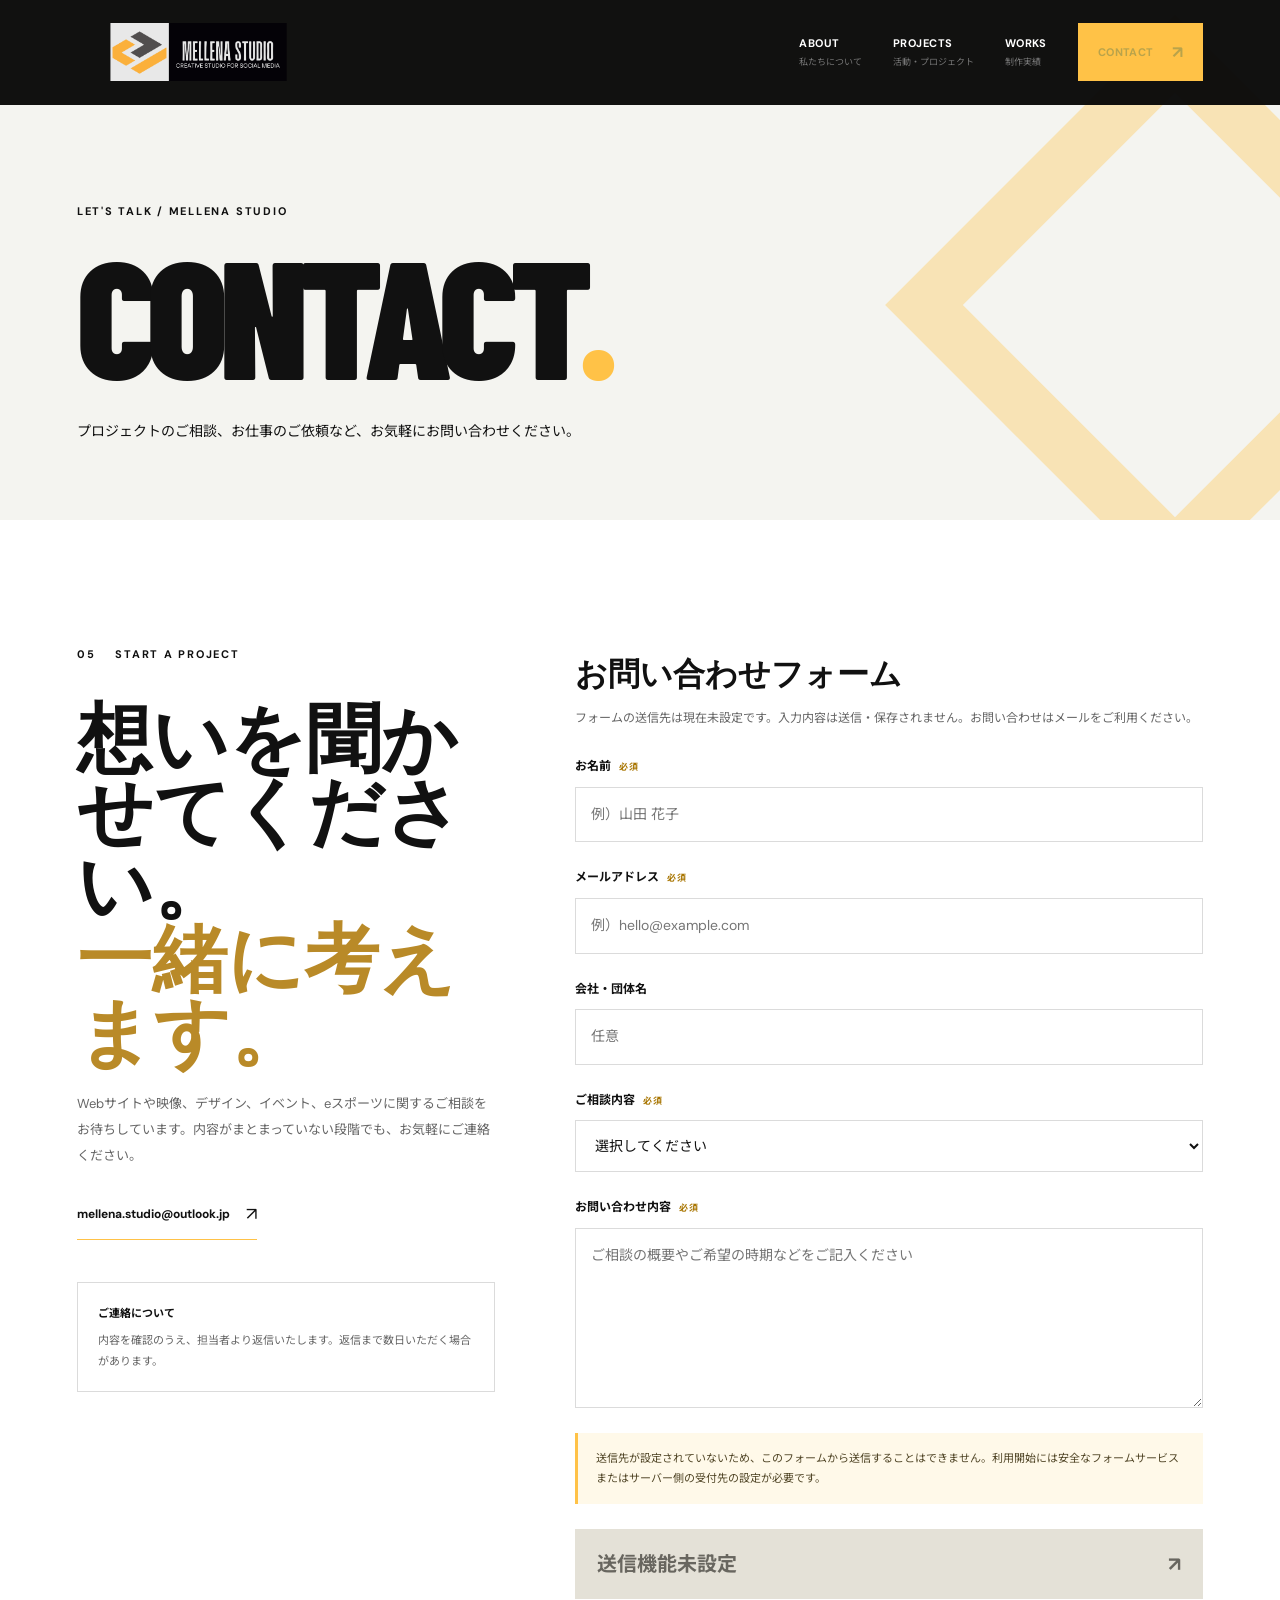
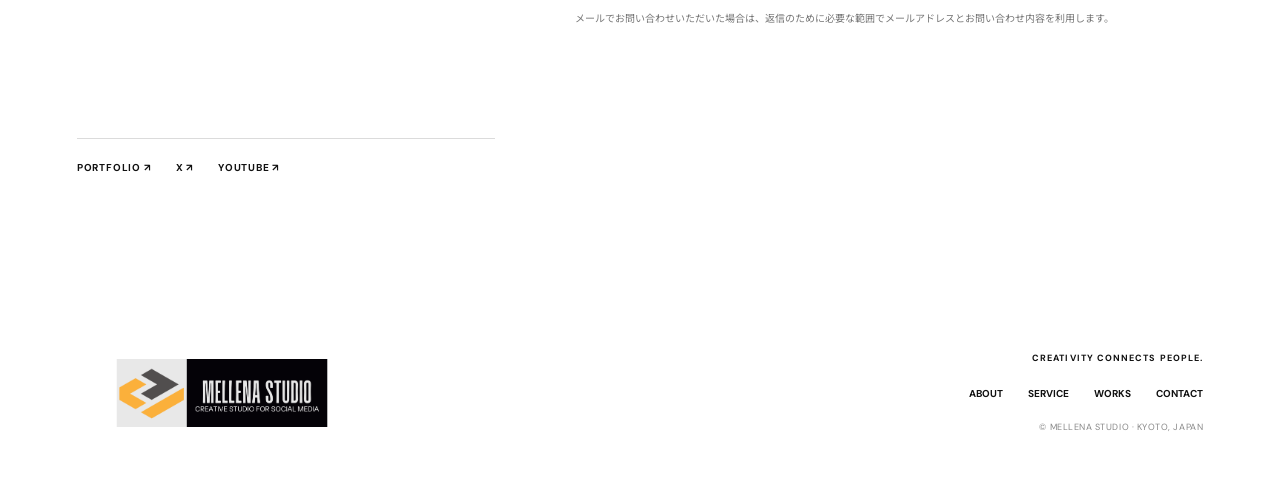
<file: contact.html>
<!doctype html>
<html lang="ja">
<head>
  <meta charset="utf-8">
  <meta name="viewport" content="width=device-width, initial-scale=1">
  <meta name="theme-color" content="#080808">
  <meta name="description" content="MELLENA STUDIOへのお問い合わせ。Web、映像、デザイン、イベント、eスポーツのご相談はこちら。">
  <title>CONTACT | MELLENA STUDIO</title>
  <link rel="preconnect" href="https://fonts.googleapis.com">
  <link rel="preconnect" href="https://fonts.gstatic.com" crossorigin>
  <link href="https://fonts.googleapis.com/css2?family=Barlow+Condensed:wght@500;600;700;800;900&family=DM+Sans:wght@400;500;600;700&family=Noto+Sans+JP:wght@400;500;600;700&display=swap" rel="stylesheet">
  <link rel="stylesheet" href="css/style.css">
  <style>
    .page-eyebrow,.contact-info .section-label{font-size:11px;font-weight:700;letter-spacing:.16em}
    .contact-info .section-label{justify-content:flex-start;margin-bottom:35px;padding:0;border:0}
    .contact-info h2{margin-bottom:25px;font-family:var(--font-heading);font-size:clamp(40px,6vw,75px);font-weight:800;line-height:.98}
    .contact-info h2 span{color:#b98a28}
    .contact-email{display:inline-flex;align-items:center;gap:16px;margin-top:30px;padding-bottom:9px;border-bottom:1px solid var(--yellow);font-size:12px;font-weight:700}
    .contact-email b{font-size:18px;font-weight:400}
    .contact-note{margin-top:42px;padding:20px;border:1px solid var(--border);font-size:11px;color:#666;line-height:1.9}
    .contact-note strong{display:block;margin-bottom:6px;color:var(--black);font-weight:700}
    .form-heading{font-family:var(--font-heading);font-size:32px;font-weight:800;margin-bottom:8px}
    .form-intro{margin-bottom:26px;color:#666;font-size:12px;line-height:1.9}
    .form-group .required{color:#a87500;font-size:9px;margin-left:8px;letter-spacing:.08em}
    .form-status{padding:15px 18px;border-left:3px solid var(--yellow);background:#fff9e9;color:#514627;font-size:11px;line-height:1.9}
    .contact-form .submit-button:disabled{background:#e4e1d7;color:#68665f;cursor:not-allowed;transform:none}
    .legal-copy{color:#777;font-size:10px;line-height:1.8;margin-top:-14px}
    .contact-social{display:flex;gap:24px;margin-top:30px;padding-top:20px;border-top:1px solid var(--border)}
    .contact-social a{font-size:10px;font-weight:700;letter-spacing:.08em}
    @media(max-width:760px){.contact-info h2{font-size:clamp(42px,11vw,65px)}.contact-info .section-label{margin-bottom:22px}.contact-note{margin-top:28px}.contact-social{flex-wrap:wrap;gap:18px}}
  </style>
</head>
<body>
  <header class="site-header">
    <a class="brand" href="index.html" aria-label="MELLENA STUDIO ホーム"><img src="logo.png" alt="MELLENA STUDIO"></a>
    <button class="menu-toggle" type="button" aria-label="メニューを開く" aria-expanded="false" aria-controls="main-navigation"><span></span><span></span></button>
    <nav class="main-nav" id="main-navigation" aria-label="メインナビゲーション">
      <a href="about.html">ABOUT<small>私たちについて</small></a>
      <a href="projects.html">PROJECTS<small>活動・プロジェクト</small></a>
      <a href="works.html">WORKS<small>制作実績</small></a>
      <a class="nav-contact" href="contact.html" aria-current="page">CONTACT <span>↗</span></a>
    </nav>
  </header>
  <main>
    <section class="page-hero">
      <p class="page-eyebrow">LET'S TALK / MELLENA STUDIO</p>
      <h1 class="page-title">CONTACT<span class="period">.</span></h1>
      <p class="page-description">プロジェクトのご相談、お仕事のご依頼など、お気軽にお問い合わせください。</p>
    </section>
    <section class="section contact-layout">
      <div class="contact-info">
        <div class="section-label">05 <span>START A PROJECT</span></div>
        <h2>想いを聞かせてください。<br><span>一緒に考えます。</span></h2>
        <p>Webサイトや映像、デザイン、イベント、eスポーツに関するご相談をお待ちしています。内容がまとまっていない段階でも、お気軽にご連絡ください。</p>
        <a class="contact-email" href="mailto:mellena.studio@outlook.jp">mellena.studio@outlook.jp <b>↗</b></a>
        <div class="contact-note"><strong>ご連絡について</strong>内容を確認のうえ、担当者より返信いたします。返信まで数日いただく場合があります。</div>
      </div>
      <div>
        <h2 class="form-heading">お問い合わせフォーム</h2>
        <p class="form-intro">フォームの送信先は現在未設定です。入力内容は送信・保存されません。お問い合わせはメールをご利用ください。</p>
        <form class="contact-form" action="#" method="post" aria-describedby="form-status">
          <div class="form-group"><label for="name">お名前<span class="required">必須</span></label><input id="name" name="name" autocomplete="name" required placeholder="例）山田 花子"></div>
          <div class="form-group"><label for="email">メールアドレス<span class="required">必須</span></label><input id="email" name="email" type="email" autocomplete="email" required placeholder="例）hello@example.com"></div>
          <div class="form-group"><label for="organization">会社・団体名</label><input id="organization" name="organization" autocomplete="organization" placeholder="任意"></div>
          <div class="form-group"><label for="category">ご相談内容<span class="required">必須</span></label><select id="category" name="category" required><option value="" selected disabled>選択してください</option><option>Webサイト・LP制作</option><option>映像・プロモーション</option><option>ロゴ・グラフィックデザイン</option><option>イベント企画・運営</option><option>eスポーツ大会・配信</option><option>その他</option></select></div>
          <div class="form-group"><label for="message">お問い合わせ内容<span class="required">必須</span></label><textarea id="message" name="message" required placeholder="ご相談の概要やご希望の時期などをご記入ください"></textarea></div>
          <p class="form-status" id="form-status" role="status">送信先が設定されていないため、このフォームから送信することはできません。利用開始には安全なフォームサービスまたはサーバー側の受付先の設定が必要です。</p>
          <button class="submit-button" type="submit" disabled aria-disabled="true"><span>送信機能未設定</span><span>↗</span></button>
          <p class="legal-copy">メールでお問い合わせいただいた場合は、返信のために必要な範囲でメールアドレスとお問い合わせ内容を利用します。</p>
        </form>
      </div>
      <div class="contact-social"><a href="https://fori.io/mellena-studio" target="_blank" rel="noopener noreferrer">PORTFOLIO ↗</a><a href="https://x.com/Mellenast0" target="_blank" rel="noopener noreferrer">X ↗</a><a href="https://www.youtube.com/channel/UChrwRoy0ftWgxUrNKkFRnyA" target="_blank" rel="noopener noreferrer">YOUTUBE ↗</a></div>
    </section>
  </main>
  <footer class="site-footer">
    <a class="footer-logo" href="index.html" aria-label="MELLENA STUDIO ホーム"><img src="logo.png" alt="MELLENA STUDIO"></a>
    <div class="footer-right"><p>CREATIVITY CONNECTS PEOPLE.</p><div class="footer-links"><a href="index.html#about">ABOUT</a><a href="^index.html#services">SERVICE</a><a href="works/index.html">WORKS</a><a href="contact.html" aria-current="page">CONTACT</a></div><small>© MELLENA STUDIO · KYOTO, JAPAN</small></div>
  </footer>
  <script>
    const menuButton=document.querySelector('.menu-toggle');
    const navigation=document.querySelector('.main-nav');
    menuButton.addEventListener('click',()=>{const open=menuButton.getAttribute('aria-expanded')==='true';menuButton.setAttribute('aria-expanded',String(!open));menuButton.classList.toggle('active',!open);navigation.classList.toggle('open',!open);document.body.classList.toggle('menu-open',!open);menuButton.setAttribute('aria-label',open?'メニューを開く':'メニューを閉じる')});
    navigation.addEventListener('click',event=>{if(event.target.closest('a')){menuButton.setAttribute('aria-expanded','false');menuButton.classList.remove('active');navigation.classList.remove('open');document.body.classList.remove('menu-open')}});
  </script>
</body>
</html>
</file>
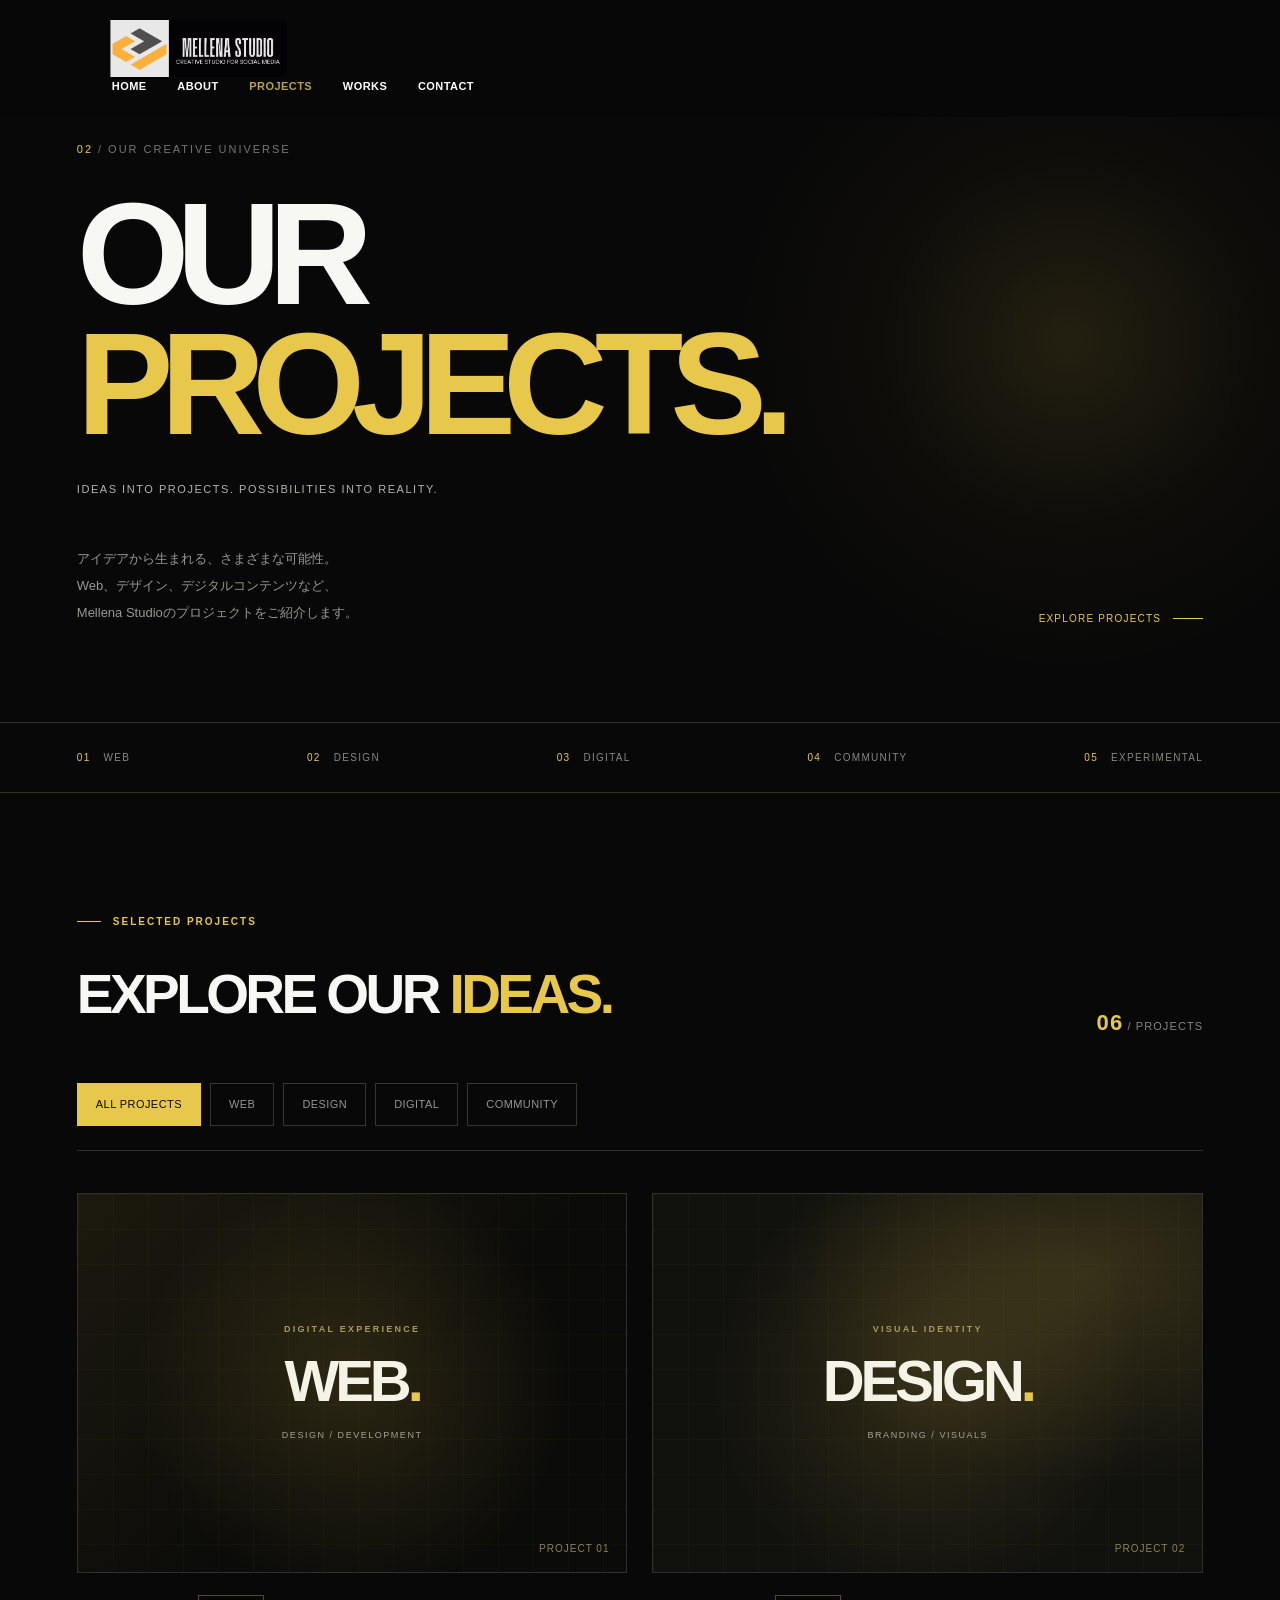
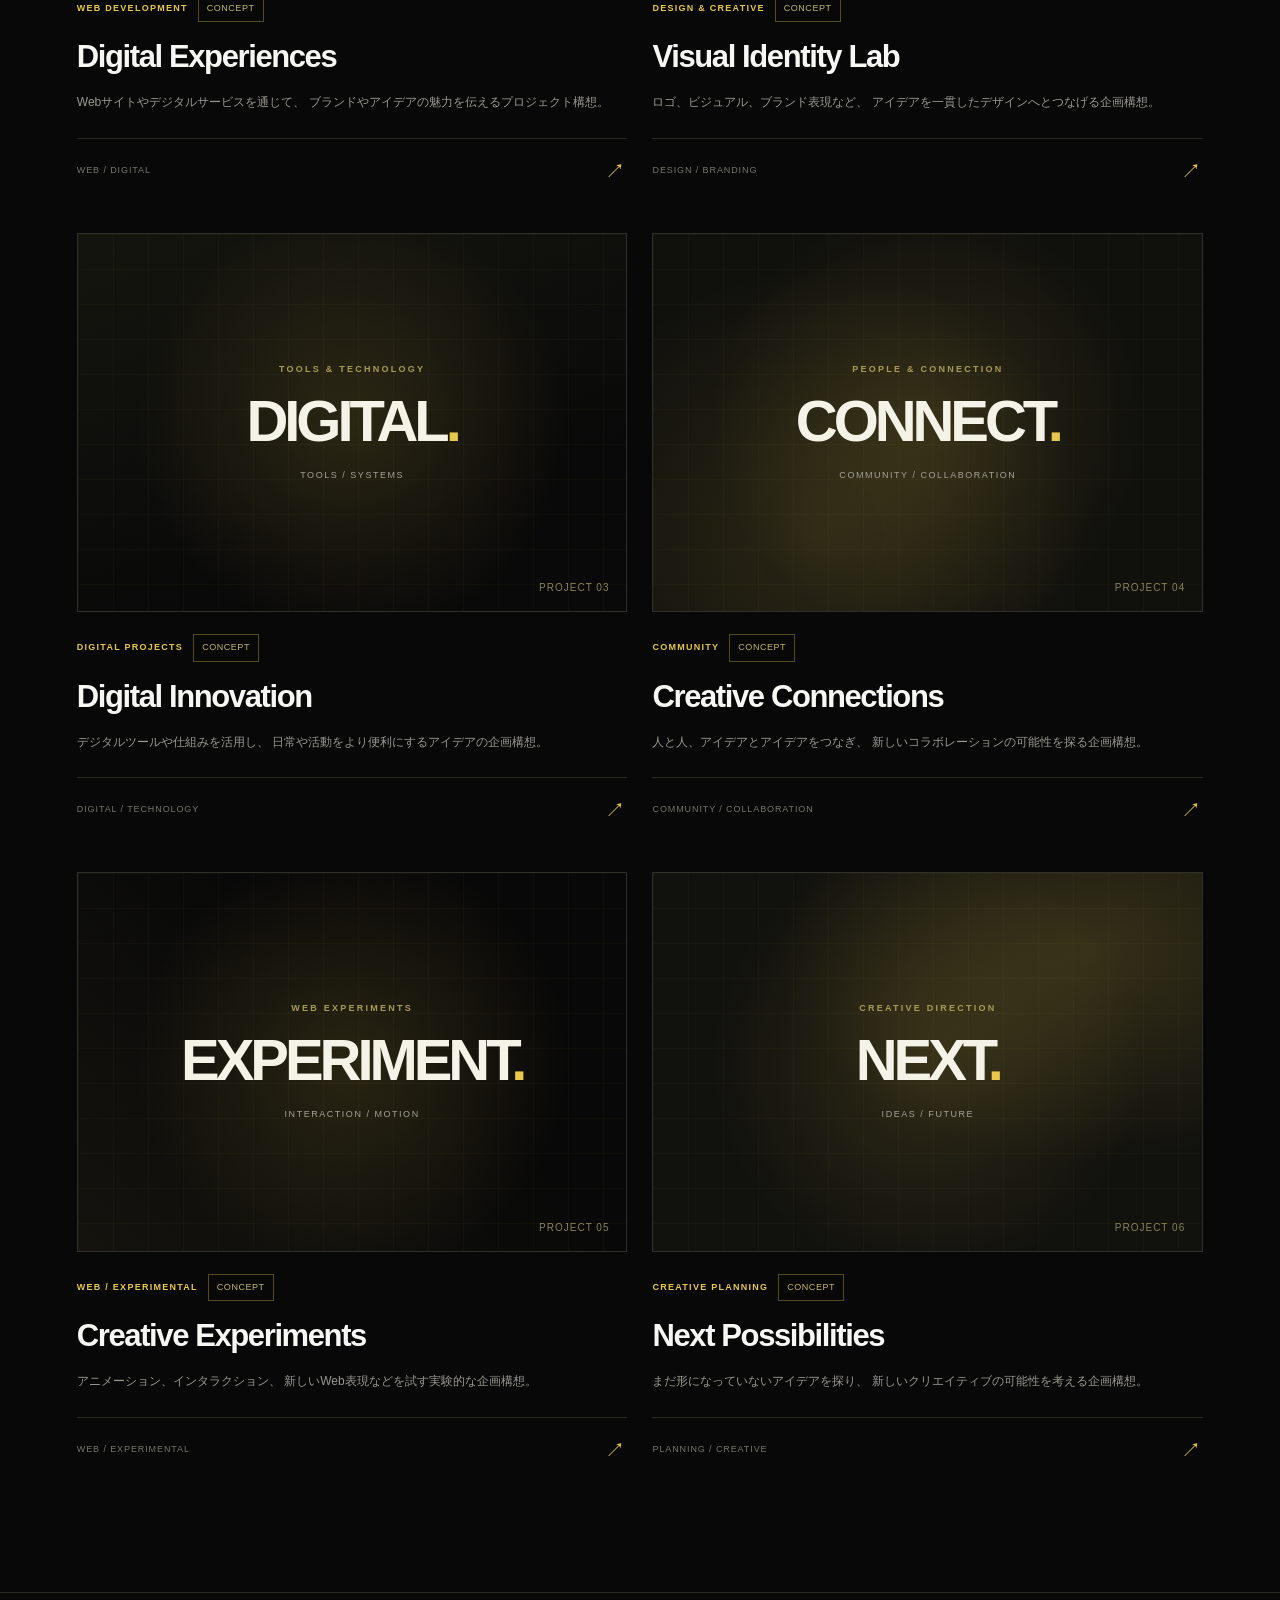
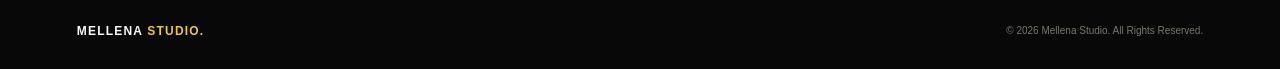
<file: projects.html>
<!DOCTYPE html>
<html lang="ja">
<head>
  <meta charset="UTF-8">
  <meta name="viewport" content="width=device-width, initial-scale=1.0">
  <meta name="theme-color" content="#080808">
  <meta name="description" content="Mellena Studioのプロジェクト紹介。Web、デザイン、デジタルクリエイティブなど、アイデアから生まれる可能性をご紹介します。">

  <title>PROJECTS | Mellena Studio</title>

  <link rel="icon" href="favicon.png">
  <link rel="stylesheet" href="css/style.css">

  <style>
    /* ========================================
       MELLENA STUDIO
       PROJECTS PAGE
    ======================================== */

    .projects-page {
      --project-yellow: #e8c84a;
      --project-bg: #080808;
      --project-panel: #11110e;
      --project-text: #f7f7f4;
      --project-muted: #999890;
      --project-border: #30302a;

      background: var(--project-bg);
      color: var(--project-text);
      overflow-x: clip;
    }

    .projects-page *,
    .projects-page *::before,
    .projects-page *::after {
      box-sizing: border-box;
    }

    .projects-page .projects-container {
      width: min(1180px, 88%);
      margin: 0 auto;
    }

    .projects-page a {
      color: inherit;
    }

    .projects-page .project-label {
      display: inline-flex;
      align-items: center;
      gap: 12px;
      color: var(--project-yellow);
      font-size: 10px;
      font-weight: 700;
      letter-spacing: 0.2em;
    }

    .projects-page .project-label::before {
      content: "";
      width: 24px;
      height: 1px;
      background: var(--project-yellow);
    }

    .projects-page .project-heading {
      margin: 24px 0;
      font-size: clamp(43px, 8vw, 100px);
      font-weight: 900;
      line-height: 0.98;
      letter-spacing: -0.075em;
    }

    .projects-page .project-heading span {
      color: var(--project-yellow);
    }

    .projects-page .project-description {
      max-width: 620px;
      color: var(--project-muted);
      font-size: 13px;
      line-height: 2.2;
    }

    /* HERO */

    .projects-page .projects-hero {
      position: relative;
      isolation: isolate;
      padding: 140px 0 95px;
      border-bottom: 1px solid var(--project-border);
    }

    .projects-page .projects-hero::before {
      content: "";
      position: absolute;
      z-index: -1;
      top: 0;
      right: -10%;
      width: min(680px, 80vw);
      aspect-ratio: 1;
      border-radius: 50%;
      background: radial-gradient(
        circle,
        rgba(232, 200, 74, 0.12),
        rgba(232, 200, 74, 0.025) 40%,
        transparent 70%
      );
      pointer-events: none;
    }

    .projects-page .project-index {
      margin-bottom: 30px;
      color: #77766e;
      font-size: 11px;
      letter-spacing: 0.18em;
    }

    .projects-page .project-index span {
      color: var(--project-yellow);
    }

    .projects-page .projects-hero h1 {
      margin: 0;
      font-size: clamp(60px, 12vw, 145px);
      font-weight: 900;
      line-height: 0.9;
      letter-spacing: -0.09em;
    }

    .projects-page .projects-hero h1 span {
      display: block;
      color: var(--project-yellow);
    }

    .projects-page .project-hero-subtitle {
      margin-top: 28px;
      color: #b4b3ab;
      font-size: 11px;
      letter-spacing: 0.14em;
      line-height: 2;
    }

    .projects-page .projects-hero-bottom {
      display: flex;
      justify-content: space-between;
      align-items: flex-end;
      gap: 25px;
      margin-top: 45px;
    }

    .projects-page .projects-hero-bottom p {
      max-width: 520px;
      margin: 0;
      color: var(--project-muted);
      font-size: 13px;
      line-height: 2.1;
    }

    .projects-page .project-scroll-link {
      display: inline-flex;
      align-items: center;
      gap: 12px;
      flex-shrink: 0;
      color: var(--project-yellow);
      font-size: 10px;
      letter-spacing: 0.12em;
      text-decoration: none;
    }

    .projects-page .project-scroll-link span {
      width: 30px;
      height: 1px;
      background: var(--project-yellow);
    }

    /* INTRO STRIP */

    .projects-page .project-intro-strip {
      padding: 26px 0;
      border-bottom: 1px solid var(--project-border);
      overflow: hidden;
    }

    .projects-page .project-strip-inner {
      display: flex;
      justify-content: space-between;
      align-items: center;
      gap: 25px;
    }

    .projects-page .project-strip-item {
      color: #88877f;
      font-size: 10px;
      letter-spacing: 0.13em;
      white-space: nowrap;
    }

    .projects-page .project-strip-item span {
      margin-right: 9px;
      color: var(--project-yellow);
    }

    /* PROJECT SECTION */

    .projects-page .projects-main {
      padding: 110px 0 125px;
    }

    .projects-page .projects-section-heading {
      display: flex;
      justify-content: space-between;
      align-items: flex-end;
      gap: 25px;
      margin-bottom: 42px;
    }

    .projects-page .projects-section-heading h2 {
      margin: 18px 0 0;
      font-size: clamp(30px, 5vw, 55px);
      font-weight: 800;
      letter-spacing: -0.065em;
    }

    .projects-page .projects-section-heading h2 span {
      color: var(--project-yellow);
    }

    .projects-page .projects-count {
      flex-shrink: 0;
      color: #88877f;
      font-size: 11px;
      letter-spacing: 0.1em;
    }

    .projects-page .projects-count strong {
      color: var(--project-yellow);
      font-size: 22px;
    }

    /* FILTER */

    .projects-page .project-filters {
      display: flex;
      flex-wrap: wrap;
      gap: 9px;
      margin-bottom: 42px;
      padding-bottom: 24px;
      border-bottom: 1px solid var(--project-border);
    }

    .projects-page .project-filter {
      padding: 11px 18px;
      border: 1px solid #35352f;
      border-radius: 0;
      background: transparent;
      color: #96958d;
      font-family: inherit;
      font-size: 11px;
      letter-spacing: 0.04em;
      cursor: pointer;
      transition:
        color 0.25s ease,
        background 0.25s ease,
        border-color 0.25s ease;
    }

    .projects-page .project-filter:hover,
    .projects-page .project-filter.is-active {
      border-color: var(--project-yellow);
      background: var(--project-yellow);
      color: #080808;
    }

    .projects-page .project-filter:focus-visible {
      outline: 2px solid var(--project-yellow);
      outline-offset: 4px;
    }

    /* GRID */

    .projects-page .projects-grid {
      display: grid;
      grid-template-columns: repeat(2, minmax(0, 1fr));
      gap: 45px 25px;
    }

    .projects-page .project-card {
      min-width: 0;
      animation: projectCardIn 0.45s ease both;
    }

    .projects-page .project-card[hidden] {
      display: none !important;
    }

    @keyframes projectCardIn {
      from {
        opacity: 0;
        transform: translateY(12px);
      }

      to {
        opacity: 1;
        transform: translateY(0);
      }
    }

    /* CARD VISUAL */

    .projects-page .project-visual {
      position: relative;
      display: flex;
      align-items: center;
      justify-content: center;
      min-height: 285px;
      aspect-ratio: 1.45 / 1;
      overflow: hidden;
      border: 1px solid #30302a;
      background: #10100d;
      isolation: isolate;
    }

    .projects-page .project-visual::before {
      content: "";
      position: absolute;
      z-index: -1;
      inset: 0;
      background: radial-gradient(
        circle at 50% 50%,
        rgba(232, 200, 74, 0.14),
        transparent 65%
      );
      transition: transform 0.6s ease;
    }

    .projects-page .project-visual::after {
      content: "";
      position: absolute;
      z-index: -1;
      inset: 0;
      background-image:
        linear-gradient(
          rgba(232, 200, 74, 0.045) 1px,
          transparent 1px
        ),
        linear-gradient(
          90deg,
          rgba(232, 200, 74, 0.045) 1px,
          transparent 1px
        );
      background-size: 35px 35px;
      opacity: 0.7;
    }

    .projects-page .project-card:hover .project-visual::before {
      transform: scale(1.4);
    }

    .projects-page .project-visual-content {
      width: 100%;
      padding: 25px;
      text-align: center;
      transition: transform 0.45s ease;
    }

    .projects-page .project-card:hover .project-visual-content {
      transform: scale(1.04);
    }

    .projects-page .project-visual-kicker {
      display: block;
      margin-bottom: 15px;
      color: #a99a58;
      font-size: 9px;
      font-weight: 700;
      letter-spacing: 0.25em;
    }

    .projects-page .project-visual-title {
      margin: 0;
      color: #f5f2e7;
      font-size: clamp(29px, 5vw, 58px);
      font-weight: 900;
      line-height: 1;
      letter-spacing: -0.07em;
      overflow-wrap: anywhere;
    }

    .projects-page .project-visual-title span {
      color: var(--project-yellow);
    }

    .projects-page .project-visual-subtitle {
      margin-top: 18px;
      color: #a5a399;
      font-size: 9px;
      letter-spacing: 0.17em;
    }

    .projects-page .project-visual-mark {
      position: absolute;
      right: 17px;
      bottom: 15px;
      color: #8c8256;
      font-size: 10px;
      letter-spacing: 0.1em;
    }

    /* DIFFERENT VISUAL THEMES */

    .projects-page .visual-web {
      background:
        linear-gradient(
          135deg,
          rgba(232, 200, 74, 0.08),
          transparent 55%
        ),
        #0b0b09;
    }

    .projects-page .visual-design {
      background:
        radial-gradient(
          ellipse at 80% 20%,
          rgba(232, 200, 74, 0.17),
          transparent 50%
        ),
        #11110e;
    }

    .projects-page .visual-digital {
      background:
        linear-gradient(
          160deg,
          #15150f,
          #090909 70%
        );
    }

    .projects-page .visual-community {
      background:
        radial-gradient(
          circle at 30% 80%,
          rgba(232, 200, 74, 0.12),
          transparent 55%
        ),
        #10100d;
    }

    .projects-page .visual-concept {
      background:
        linear-gradient(
          45deg,
          #14130e,
          #080808 60%
        );
    }

    /* CARD INFO */

    .projects-page .project-card-info {
      padding-top: 22px;
    }

    .projects-page .project-card-meta {
      display: flex;
      flex-wrap: wrap;
      align-items: center;
      gap: 10px;
      margin-bottom: 15px;
    }

    .projects-page .project-category {
      color: var(--project-yellow);
      font-size: 9px;
      font-weight: 700;
      letter-spacing: 0.14em;
      text-transform: uppercase;
    }

    .projects-page .project-status {
      padding: 5px 8px;
      border: 1px solid #46453a;
      color: #aaa99f;
      font-size: 9px;
      letter-spacing: 0.06em;
    }

    .projects-page .project-status.status-concept {
      border-color: rgba(232, 200, 74, 0.35);
      color: #c7b66d;
    }

    .projects-page .project-card-info h3 {
      margin: 0;
      font-size: clamp(22px, 3vw, 31px);
      font-weight: 800;
      line-height: 1.3;
      letter-spacing: -0.045em;
    }

    .projects-page .project-card-info > p {
      margin: 13px 0 0;
      color: var(--project-muted);
      font-size: 12px;
      line-height: 2.1;
    }

    .projects-page .project-card-bottom {
      display: flex;
      justify-content: space-between;
      align-items: center;
      gap: 15px;
      margin-top: 22px;
      padding-top: 15px;
      border-top: 1px solid #292923;
    }

    .projects-page .project-card-bottom span {
      color: #77766e;
      font-size: 9px;
      letter-spacing: 0.1em;
    }

    .projects-page .project-card-arrow {
      color: var(--project-yellow) !important;
      font-size: 20px !important;
      transition: transform 0.25s ease;
    }

    .projects-page .project-card:hover .project-card-arrow {
      transform: translateX(5px);
    }

    /* EMPTY RESULT */

    .projects-page .projects-empty {
      display: none;
      padding: 60px 20px;
      border: 1px solid var(--project-border);
      color: var(--project-muted);
      font-size: 13px;
      text-align: center;
      line-height: 2;
    }

    .projects-page .projects-empty.is-visible {
      display: block;
    }

    /* NOTE */

    .projects-page .projects-note {
      margin-top: 45px;
      padding: 20px 22px;
      border-left: 2px solid var(--project-yellow);
      background: #10100d;
      color: #89887f;
      font-size: 11px;
      line-height: 2;
    }

    .projects-page .projects-note strong {
      color: #d5c37a;
    }

    /* COLLABORATION CTA */

    .projects-page .projects-cta {
      position: relative;
      padding: 110px 0 120px;
      border-top: 1px solid var(--project-border);
      background:
        radial-gradient(
          ellipse at 50% 100%,
          rgba(232, 200, 74, 0.1),
          transparent 60%
        ),
        #0c0c0a;
      text-align: center;
    }

    .projects-page .projects-cta .project-heading {
      font-size: clamp(43px, 8.5vw, 100px);
    }

    .projects-page .projects-cta > .projects-container > p {
      max-width: 520px;
      margin: 0 auto;
      color: var(--project-muted);
      font-size: 13px;
      line-height: 2.2;
    }

    .projects-page .projects-cta-button {
      display: inline-flex;
      justify-content: center;
      align-items: center;
      gap: 30px;
      min-width: 220px;
      margin-top: 32px;
      padding: 17px 25px;
      border: 1px solid var(--project-yellow);
      color: var(--project-yellow) !important;
      font-size: 11px;
      font-weight: 700;
      letter-spacing: 0.12em;
      text-decoration: none;
      transition:
        color 0.3s ease,
        background 0.3s ease,
        gap 0.3s ease;
    }

    .projects-page .projects-cta-button:hover {
      gap: 42px;
      background: var(--project-yellow);
      color: #080808 !important;
    }

    /* FOOTER */

    .projects-page .projects-footer {
      padding: 28px 0;
      border-top: 1px solid #292923;
    }

    .projects-page .projects-footer-inner {
      display: flex;
      justify-content: space-between;
      align-items: center;
      gap: 20px;
    }

    .projects-page .projects-footer-brand {
      font-size: 12px;
      font-weight: 800;
      letter-spacing: 0.1em;
      text-decoration: none;
    }

    .projects-page .projects-footer-brand span {
      color: var(--project-yellow);
    }

    .projects-page .projects-footer-copy {
      color: #77766e;
      font-size: 10px;
    }

    /* MOBILE HEADER MENU POSITION */
    @media (max-width: 760px) {
      .header-inner {
    display: flex;
    align-items: center;
    justify-content: space-between;
    }

    .menu-toggle {
    margin-left: auto;
    order: 2;
    }

    .brand {
    order: 1;
    }
    }


    /* RESPONSIVE */

    @media (max-width: 760px) {
      .projects-page .projects-container {
        width: 88%;
      }

      .projects-page .projects-hero {
        padding: 110px 0 70px;
      }

      .projects-page .projects-hero-bottom {
        align-items: flex-start;
        flex-direction: column;
        margin-top: 35px;
      }

      .projects-page .project-intro-strip {
        overflow-x: auto;
      }

      .projects-page .project-strip-inner {
        justify-content: flex-start;
        width: max-content;
        gap: 28px;
      }

      .projects-page .projects-main {
        padding: 80px 0 90px;
      }

      .projects-page .projects-section-heading {
        align-items: flex-start;
        flex-direction: column;
        gap: 15px;
      }

      .projects-page .project-filters {
        gap: 8px;
        margin-bottom: 30px;
      }

      .projects-page .project-filter {
        padding: 10px 12px;
        font-size: 10px;
      }

      .projects-page .projects-grid {
        grid-template-columns: 1fr;
        gap: 38px;
      }

      .projects-page .project-visual {
        min-height: 230px;
      }

      .projects-page .projects-cta {
        padding: 80px 0;
      }

      .projects-page .projects-footer-inner {
        align-items: flex-start;
        flex-direction: column;
      }
    }

    .site-header .main-nav {
      margin-left: 35px;
    }

    @media (prefers-reduced-motion: reduce) {
      .projects-page *,
      .projects-page *::before,
      .projects-page *::after {
        animation-duration: 0.01ms !important;
        transition-duration: 0.01ms !important;
      }
    }
  </style>
</head>

<body class="projects-page">

  <!-- LOADING -->
  <div class="loader" aria-label="Loading">
    <div class="loader-content">
      <div class="loader-logo">M<span>.</span></div>
      <div class="loader-line"><span></span></div>
      <div class="loader-percent">0%</div>
      <p>CREATIVE IDEAS, NEW POSSIBILITIES.</p>
    </div>
  </div>

  <!-- SCROLL PROGRESS -->
  <div class="scroll-progress" aria-hidden="true"></div>

  <!-- HEADER -->
  <header class="site-header">
    <div class="header-inner">

      <a href="index.html" class="brand" aria-label="Mellena Studio Home">
        <img src="logo.png" alt="Mellena Studio">
      </a>

      <button
        class="menu-toggle"
        type="button"
        aria-label="メニューを開く"
        aria-expanded="false"
      >
        <span></span>
        <span></span>
      </button>

      <nav class="main-nav" aria-label="メインナビゲーション">
        <a href="index.html">HOME</a>
        <a href="about.html">ABOUT</a>
        <a href="projects.html" aria-current="page">PROJECTS</a>
        <a href="works.html">WORKS</a>
        <a href="contact.html">CONTACT</a>
      </nav>

    </div>
  </header>

  <main>

    <!-- HERO -->
    <section class="projects-hero">
      <div class="projects-container">

        <div class="project-index reveal">
          <span>02</span> / OUR CREATIVE UNIVERSE
        </div>

        <h1 class="reveal">
          OUR
          <span>PROJECTS.</span>
        </h1>

        <p class="project-hero-subtitle reveal">
          IDEAS INTO PROJECTS. POSSIBILITIES INTO REALITY.
        </p>

        <div class="projects-hero-bottom reveal">
          <p>
            アイデアから生まれる、さまざまな可能性。<br>
            Web、デザイン、デジタルコンテンツなど、<br>
            Mellena Studioのプロジェクトをご紹介します。
          </p>

          <a href="#project-list" class="project-scroll-link">
            EXPLORE PROJECTS
            <span></span>
          </a>
        </div>

      </div>
    </section>

    <!-- INTRO STRIP -->
    <section class="project-intro-strip" aria-label="Project categories">
      <div class="projects-container project-strip-inner">
        <div class="project-strip-item"><span>01</span> WEB</div>
        <div class="project-strip-item"><span>02</span> DESIGN</div>
        <div class="project-strip-item"><span>03</span> DIGITAL</div>
        <div class="project-strip-item"><span>04</span> COMMUNITY</div>
        <div class="project-strip-item"><span>05</span> EXPERIMENTAL</div>
      </div>
    </section>

    <!-- PROJECT LIST -->
    <section class="projects-main" id="project-list">
      <div class="projects-container">

        <div class="projects-section-heading reveal">
          <div>
            <span class="project-label">SELECTED PROJECTS</span>
            <h2>EXPLORE OUR <span>IDEAS.</span></h2>
          </div>

          <div class="projects-count">
            <strong id="project-count">06</strong>
            <span> / PROJECTS</span>
          </div>
        </div>

        <!-- FILTER BUTTONS -->
        <div class="project-filters reveal" role="group" aria-label="プロジェクトのカテゴリー">

          <button
            type="button"
            class="project-filter is-active"
            data-filter="all"
            aria-pressed="true"
          >
            ALL PROJECTS
          </button>

          <button
            type="button"
            class="project-filter"
            data-filter="web"
            aria-pressed="false"
          >
            WEB
          </button>

          <button
            type="button"
            class="project-filter"
            data-filter="design"
            aria-pressed="false"
          >
            DESIGN
          </button>

          <button
            type="button"
            class="project-filter"
            data-filter="digital"
            aria-pressed="false"
          >
            DIGITAL
          </button>

          <button
            type="button"
            class="project-filter"
            data-filter="community"
            aria-pressed="false"
          >
            COMMUNITY
          </button>

        </div>

        <!-- PROJECT CARDS -->
        <div class="projects-grid" id="projects-grid">

          <!-- PROJECT 01 -->
          <article class="project-card reveal" data-category="web">

            <div class="project-visual visual-web">
              <div class="project-visual-content">
                <span class="project-visual-kicker">DIGITAL EXPERIENCE</span>
                <h3 class="project-visual-title">WEB<span>.</span></h3>
                <p class="project-visual-subtitle">DESIGN / DEVELOPMENT</p>
              </div>
              <span class="project-visual-mark">PROJECT 01</span>
            </div>

            <div class="project-card-info">

              <div class="project-card-meta">
                <span class="project-category">WEB DEVELOPMENT</span>
                <span class="project-status status-concept">CONCEPT</span>
              </div>

              <h3>Digital Experiences</h3>

              <p>
                Webサイトやデジタルサービスを通じて、
                ブランドやアイデアの魅力を伝えるプロジェクト構想。
              </p>

              <div class="project-card-bottom">
                <span>WEB / DIGITAL</span>
                <span class="project-card-arrow" aria-hidden="true">↗</span>
              </div>

            </div>
          </article>

          <!-- PROJECT 02 -->
          <article class="project-card reveal" data-category="design">

            <div class="project-visual visual-design">
              <div class="project-visual-content">
                <span class="project-visual-kicker">VISUAL IDENTITY</span>
                <h3 class="project-visual-title">DESIGN<span>.</span></h3>
                <p class="project-visual-subtitle">BRANDING / VISUALS</p>
              </div>
              <span class="project-visual-mark">PROJECT 02</span>
            </div>

            <div class="project-card-info">

              <div class="project-card-meta">
                <span class="project-category">DESIGN & CREATIVE</span>
                <span class="project-status status-concept">CONCEPT</span>
              </div>

              <h3>Visual Identity Lab</h3>

              <p>
                ロゴ、ビジュアル、ブランド表現など、
                アイデアを一貫したデザインへとつなげる企画構想。
              </p>

              <div class="project-card-bottom">
                <span>DESIGN / BRANDING</span>
                <span class="project-card-arrow" aria-hidden="true">↗</span>
              </div>

            </div>
          </article>

          <!-- PROJECT 03 -->
          <article class="project-card reveal" data-category="digital">

            <div class="project-visual visual-digital">
              <div class="project-visual-content">
                <span class="project-visual-kicker">TOOLS & TECHNOLOGY</span>
                <h3 class="project-visual-title">DIGITAL<span>.</span></h3>
                <p class="project-visual-subtitle">TOOLS / SYSTEMS</p>
              </div>
              <span class="project-visual-mark">PROJECT 03</span>
            </div>

            <div class="project-card-info">

              <div class="project-card-meta">
                <span class="project-category">DIGITAL PROJECTS</span>
                <span class="project-status status-concept">CONCEPT</span>
              </div>

              <h3>Digital Innovation</h3>

              <p>
                デジタルツールや仕組みを活用し、
                日常や活動をより便利にするアイデアの企画構想。
              </p>

              <div class="project-card-bottom">
                <span>DIGITAL / TECHNOLOGY</span>
                <span class="project-card-arrow" aria-hidden="true">↗</span>
              </div>

            </div>
          </article>

          <!-- PROJECT 04 -->
          <article class="project-card reveal" data-category="community">

            <div class="project-visual visual-community">
              <div class="project-visual-content">
                <span class="project-visual-kicker">PEOPLE & CONNECTION</span>
                <h3 class="project-visual-title">CONNECT<span>.</span></h3>
                <p class="project-visual-subtitle">COMMUNITY / COLLABORATION</p>
              </div>
              <span class="project-visual-mark">PROJECT 04</span>
            </div>

            <div class="project-card-info">

              <div class="project-card-meta">
                <span class="project-category">COMMUNITY</span>
                <span class="project-status status-concept">CONCEPT</span>
              </div>

              <h3>Creative Connections</h3>

              <p>
                人と人、アイデアとアイデアをつなぎ、
                新しいコラボレーションの可能性を探る企画構想。
              </p>

              <div class="project-card-bottom">
                <span>COMMUNITY / COLLABORATION</span>
                <span class="project-card-arrow" aria-hidden="true">↗</span>
              </div>

            </div>
          </article>

          <!-- PROJECT 05 -->
          <article class="project-card reveal" data-category="web">

            <div class="project-visual visual-concept">
              <div class="project-visual-content">
                <span class="project-visual-kicker">WEB EXPERIMENTS</span>
                <h3 class="project-visual-title">EXPERIMENT<span>.</span></h3>
                <p class="project-visual-subtitle">INTERACTION / MOTION</p>
              </div>
              <span class="project-visual-mark">PROJECT 05</span>
            </div>

            <div class="project-card-info">

              <div class="project-card-meta">
                <span class="project-category">WEB / EXPERIMENTAL</span>
                <span class="project-status status-concept">CONCEPT</span>
              </div>

              <h3>Creative Experiments</h3>

              <p>
                アニメーション、インタラクション、
                新しいWeb表現などを試す実験的な企画構想。
              </p>

              <div class="project-card-bottom">
                <span>WEB / EXPERIMENTAL</span>
                <span class="project-card-arrow" aria-hidden="true">↗</span>
              </div>

            </div>
          </article>

          <!-- PROJECT 06 -->
          <article class="project-card reveal" data-category="design">

            <div class="project-visual visual-design">
              <div class="project-visual-content">
                <span class="project-visual-kicker">CREATIVE DIRECTION</span>
                <h3 class="project-visual-title">NEXT<span>.</span></h3>
                <p class="project-visual-subtitle">IDEAS / FUTURE</p>
              </div>
              <span class="project-visual-mark">PROJECT 06</span>
            </div>

            <div class="project-card-info">

              <div class="project-card-meta">
                <span class="project-category">CREATIVE PLANNING</span>
                <span class="project-status status-concept">CONCEPT</span>
              </div>

              <h3>Next Possibilities</h3>

              <p>
                まだ形になっていないアイデアを探り、
                新しいクリエイティブの可能性を考える企画構想。
              </p>

              <div class="project-card-bottom">
                <span>PLANNING / CREATIVE</span>
                <span class="project-card-arrow" aria-hidden="true">↗</span>
              </div>

            </div>
          </article>

        </div>

        <!-- EMPTY RESULT -->
        <div class="projects-empty" id="projects-empty">
          このカテゴリーのプロジェクトはまだありません。<br>
          別のカテゴリーを選択してください。
        </div>

      </div>
    </section>

  </main>

  <!-- FOOTER -->
  <footer class="projects-footer">
    <div class="projects-container projects-footer-inner">

      <a href="index.html" class="projects-footer-brand">
        MELLENA <span>STUDIO.</span>
      </a>

      <p class="projects-footer-copy">
        © <span id="projects-year"></span> Mellena Studio. All Rights Reserved.
      </p>

    </div>
  </footer>

  <!-- COMMON SCRIPT -->
  <script src="js/script.js"></script>

  <!-- PROJECT FILTER -->
  <script>
    (() => {
      const filterButtons = document.querySelectorAll(".project-filter");
      const cards = document.querySelectorAll(".project-card");
      const countElement = document.getElementById("project-count");
      const emptyElement = document.getElementById("projects-empty");
      const yearElement = document.getElementById("projects-year");

      if (yearElement) {
        yearElement.textContent = new Date().getFullYear();
      }

      function filterProjects(category) {
        let visibleCount = 0;

        cards.forEach((card) => {
          const matches =
            category === "all" ||
            card.dataset.category === category;

          card.hidden = !matches;

          if (matches) {
            visibleCount++;

            // 再表示時にカードの登場アニメーションを再実行
            card.style.animation = "none";
            void card.offsetWidth;
            card.style.animation = "";
          }
        });

        filterButtons.forEach((button) => {
          const isActive = button.dataset.filter === category;

          button.classList.toggle("is-active", isActive);
          button.setAttribute("aria-pressed", String(isActive));
        });

        if (countElement) {
          countElement.textContent = String(visibleCount).padStart(2, "0");
        }

        if (emptyElement) {
          emptyElement.classList.toggle("is-visible", visibleCount === 0);
        }
      }

      filterButtons.forEach((button) => {
        button.addEventListener("click", () => {
          filterProjects(button.dataset.filter);
        });
      });

      // 初期表示
      filterProjects("all");
    })();
  </script>

</body>
</html>
</file>
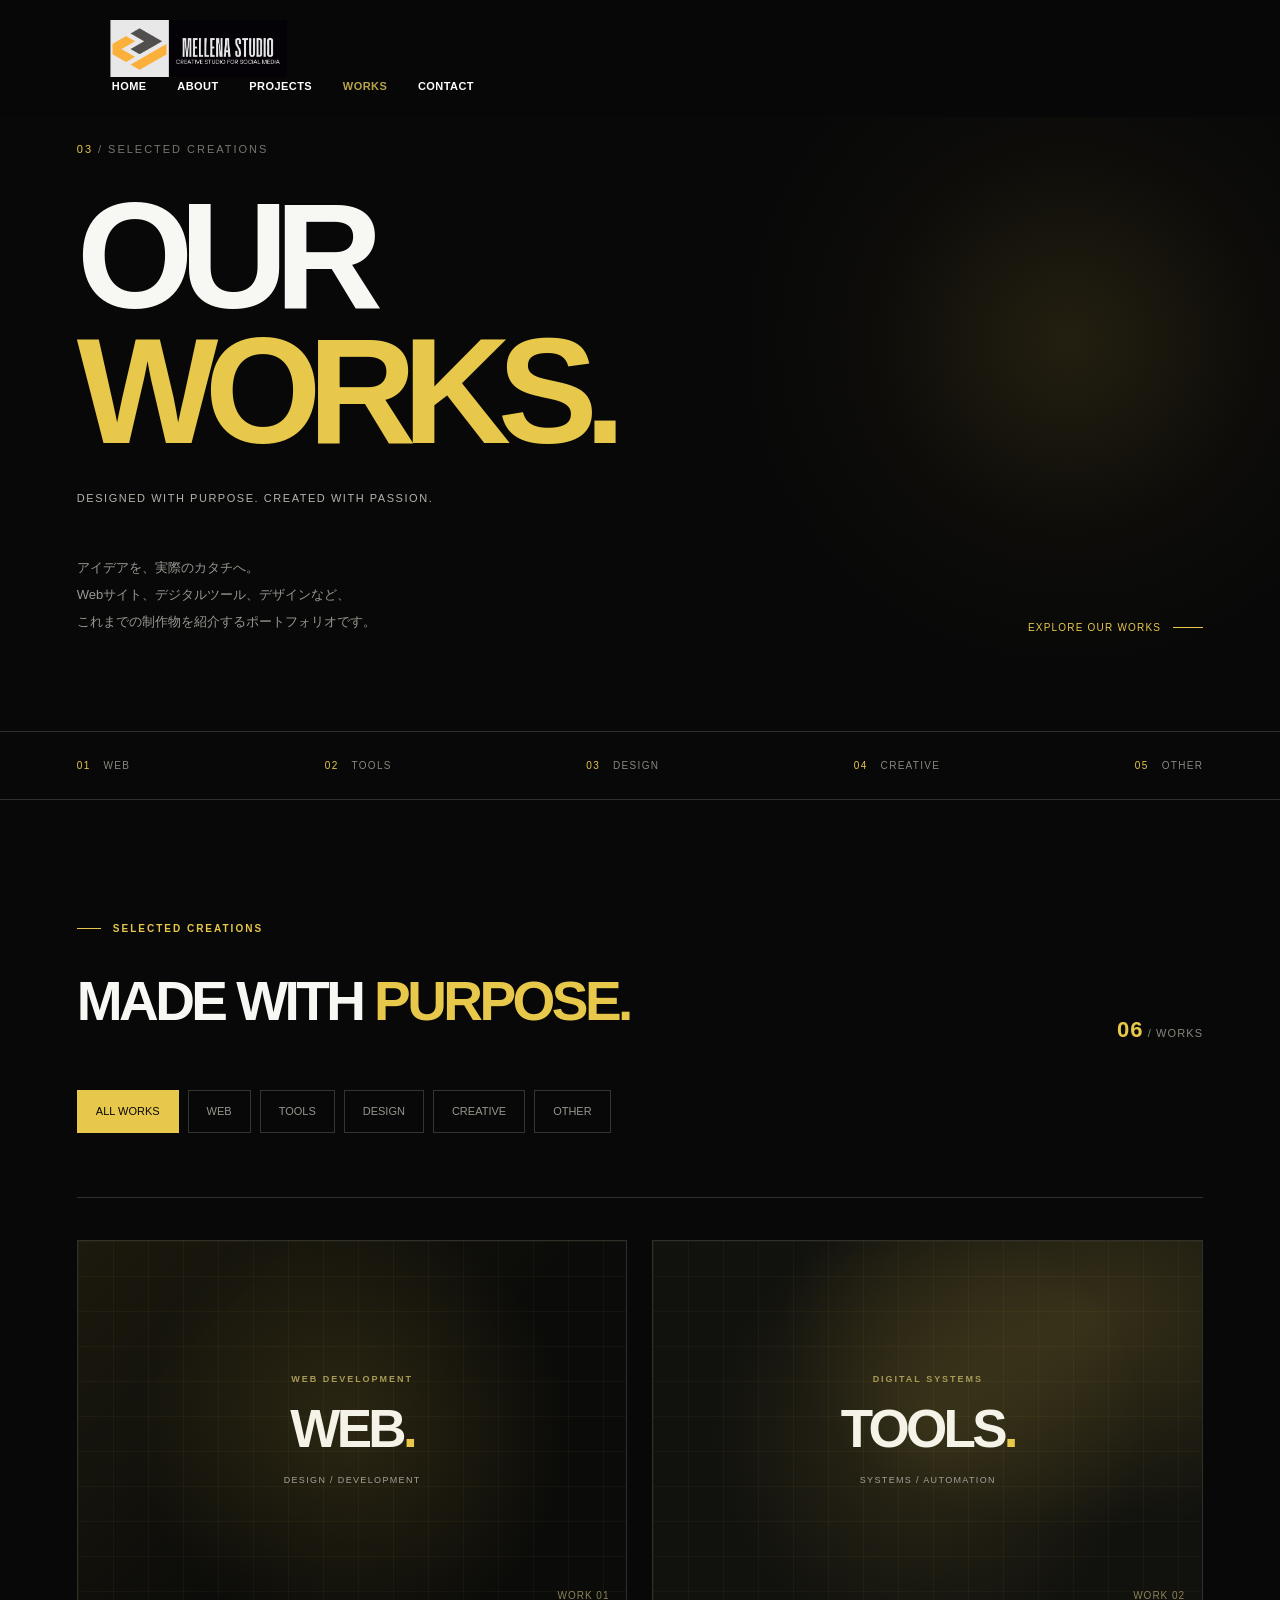
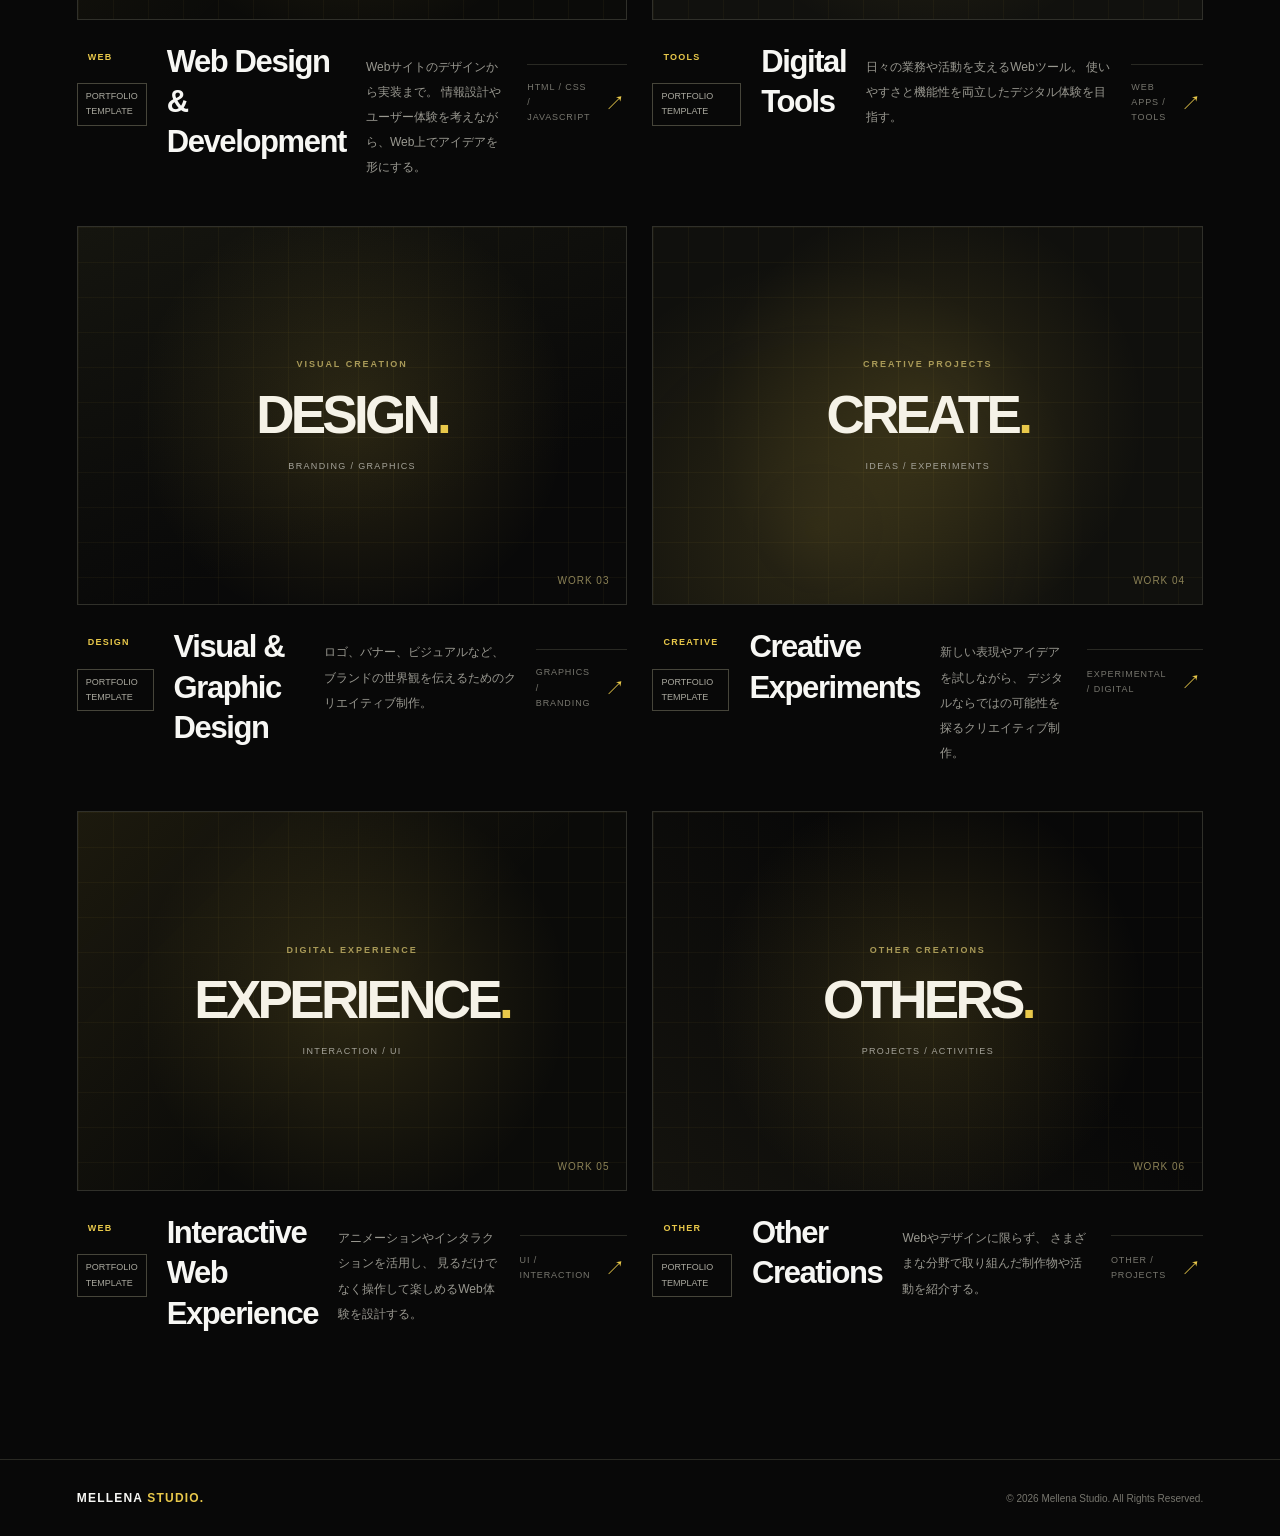
<file: works.html>
<!DOCTYPE html>
<html lang="ja">
<head>
  <meta charset="UTF-8">
  <meta name="viewport" content="width=device-width, initial-scale=1.0">
  <meta name="theme-color" content="#080808">
  <meta name="description" content="Mellena Studioの制作実績。Webサイト、デジタルツール、デザインなどのクリエイティブ作品をご紹介します。">

  <title>WORKS | Mellena Studio</title>

  <link rel="icon" href="favicon.png">
  <link rel="stylesheet" href="css/style.css">

  <style>
    /* ========================================
       MELLENA STUDIO
       WORKS PAGE
    ======================================== */

    .works-page {
      --works-yellow: #e8c84a;
      --works-bg: #080808;
      --works-panel: #11110e;
      --works-text: #f7f7f4;
      --works-muted: #999890;
      --works-border: #30302a;

      background: var(--works-bg);
      color: var(--works-text);
      overflow-x: clip;
    }

    .works-page *,
    .works-page *::before,
    .works-page *::after {
      box-sizing: border-box;
    }

    .works-page .works-container {
      width: min(1180px, 88%);
      margin: 0 auto;
    }

    .works-page .works-label {
      display: inline-flex;
      align-items: center;
      gap: 12px;
      color: var(--works-yellow);
      font-size: 10px;
      font-weight: 700;
      letter-spacing: 0.2em;
    }

    .works-page .works-label::before {
      content: "";
      width: 24px;
      height: 1px;
      background: var(--works-yellow);
    }

    .works-page .works-heading {
      margin: 24px 0;
      font-size: clamp(43px, 8vw, 100px);
      font-weight: 900;
      line-height: 0.98;
      letter-spacing: -0.075em;
    }

    .works-page .works-heading span {
      color: var(--works-yellow);
    }

    .works-page .works-description {
      max-width: 620px;
      color: var(--works-muted);
      font-size: 13px;
      line-height: 2.2;
    }

    /* HERO */

    .works-page .works-hero {
      position: relative;
      isolation: isolate;
      padding: 140px 0 95px;
      border-bottom: 1px solid var(--works-border);
    }

    .works-page .works-hero::before {
      content: "";
      position: absolute;
      z-index: -1;
      top: 0;
      right: -10%;
      width: min(680px, 80vw);
      aspect-ratio: 1;
      border-radius: 50%;
      background: radial-gradient(
        circle,
        rgba(232, 200, 74, 0.12),
        rgba(232, 200, 74, 0.025) 40%,
        transparent 70%
      );
      pointer-events: none;
    }

    .works-page .works-index {
      margin-bottom: 30px;
      color: #77766e;
      font-size: 11px;
      letter-spacing: 0.18em;
    }

    .works-page .works-index span {
      color: var(--works-yellow);
    }

    .works-page .works-hero h1 {
      margin: 0;
      font-size: clamp(65px, 13vw, 150px);
      font-weight: 900;
      line-height: 0.9;
      letter-spacing: -0.09em;
    }

    .works-page .works-hero h1 span {
      display: block;
      color: var(--works-yellow);
    }

    .works-page .works-hero-subtitle {
      margin-top: 28px;
      color: #b4b3ab;
      font-size: 11px;
      letter-spacing: 0.14em;
      line-height: 2;
    }

    .works-page .works-hero-bottom {
      display: flex;
      justify-content: space-between;
      align-items: flex-end;
      gap: 25px;
      margin-top: 45px;
    }

    .works-page .works-hero-bottom p {
      max-width: 520px;
      margin: 0;
      color: var(--works-muted);
      font-size: 13px;
      line-height: 2.1;
    }

    .works-page .works-scroll-link {
      display: inline-flex;
      align-items: center;
      gap: 12px;
      flex-shrink: 0;
      color: var(--works-yellow);
      font-size: 10px;
      letter-spacing: 0.12em;
      text-decoration: none;
    }

    .works-page .works-scroll-link span {
      width: 30px;
      height: 1px;
      background: var(--works-yellow);
    }

    /* FEATURE STRIP */

    .works-page .works-strip {
      padding: 25px 0;
      border-bottom: 1px solid var(--works-border);
    }

    .works-page .works-strip-inner {
      display: flex;
      justify-content: space-between;
      align-items: center;
      gap: 25px;
    }

    .works-page .works-strip-item {
      color: #88877f;
      font-size: 10px;
      letter-spacing: 0.13em;
      white-space: nowrap;
    }

    .works-page .works-strip-item span {
      margin-right: 9px;
      color: var(--works-yellow);
    }

    /* WORKS SECTION */

    .works-page .works-main {
      padding: 110px 0 125px;
    }

    .works-page .works-section-heading {
      display: flex;
      justify-content: space-between;
      align-items: flex-end;
      gap: 25px;
      margin-bottom: 42px;
    }

    .works-page .works-section-heading h2 {
      margin: 18px 0 0;
      font-size: clamp(30px, 5vw, 55px);
      font-weight: 800;
      letter-spacing: -0.065em;
    }

    .works-page .works-section-heading h2 span {
      color: var(--works-yellow);
    }

    .works-page .works-count {
      flex-shrink: 0;
      color: #88877f;
      font-size: 11px;
      letter-spacing: 0.1em;
    }

    .works-page .works-count strong {
      color: var(--works-yellow);
      font-size: 22px;
    }

    /* FILTER */

    .works-page .works-filters {
      display: flex;
      flex-wrap: wrap;
      gap: 9px;
      margin-bottom: 42px;
      padding-bottom: 24px;
      border-bottom: 1px solid var(--works-border);
    }

    .works-page .works-filter {
      padding: 11px 18px;
      border: 1px solid #35352f;
      border-radius: 0;
      background: transparent;
      color: #96958d;
      font-family: inherit;
      font-size: 11px;
      cursor: pointer;
      transition:
        color 0.25s ease,
        background 0.25s ease,
        border-color 0.25s ease;
    }

    .works-page .works-filter:hover,
    .works-page .works-filter.is-active {
      border-color: var(--works-yellow);
      background: var(--works-yellow);
      color: #080808;
    }

    .works-page .works-filter:focus-visible {
      outline: 2px solid var(--works-yellow);
      outline-offset: 4px;
    }

    /* GRID */

    .works-page .works-grid {
      display: grid;
      grid-template-columns: repeat(2, minmax(0, 1fr));
      gap: 45px 25px;
    }

    .works-page .work-card[hidden] {
      display: none !important;
    }

    .works-page .work-card {
      min-width: 0;
      animation: worksCardIn 0.45s ease both;
    }

    @keyframes worksCardIn {
      from {
        opacity: 0;
        transform: translateY(12px);
      }

      to {
        opacity: 1;
        transform: translateY(0);
      }
    }

    /* VISUAL */

    .works-page .work-visual {
      position: relative;
      display: flex;
      align-items: center;
      justify-content: center;
      aspect-ratio: 1.45 / 1;
      min-height: 245px;
      overflow: hidden;
      border: 1px solid #30302a;
      background: #10100d;
      isolation: isolate;
    }

    .works-page .work-visual::before {
      content: "";
      position: absolute;
      z-index: -1;
      inset: 0;
      background: radial-gradient(
        circle at 50% 50%,
        rgba(232, 200, 74, 0.14),
        transparent 65%
      );
      transition: transform 0.6s ease;
    }

    .works-page .work-visual::after {
      content: "";
      position: absolute;
      z-index: -1;
      inset: 0;
      background-image:
        linear-gradient(
          rgba(232, 200, 74, 0.045) 1px,
          transparent 1px
        ),
        linear-gradient(
          90deg,
          rgba(232, 200, 74, 0.045) 1px,
          transparent 1px
        );
      background-size: 35px 35px;
    }

    .works-page .work-card:hover .work-visual::before {
      transform: scale(1.4);
    }

    .works-page .work-visual-content {
      width: 100%;
      padding: 25px;
      text-align: center;
      transition: transform 0.45s ease;
    }

    .works-page .work-card:hover .work-visual-content {
      transform: scale(1.04);
    }

    .works-page .work-visual-kicker {
      display: block;
      margin-bottom: 15px;
      color: #a99a58;
      font-size: 9px;
      font-weight: 700;
      letter-spacing: 0.22em;
    }

    .works-page .work-visual-title {
      margin: 0;
      color: #f5f2e7;
      font-size: clamp(27px, 4.7vw, 53px);
      font-weight: 900;
      line-height: 1;
      letter-spacing: -0.07em;
      overflow-wrap: anywhere;
    }

    .works-page .work-visual-title span {
      color: var(--works-yellow);
    }

    .works-page .work-visual-subtitle {
      margin-top: 18px;
      color: #a5a399;
      font-size: 9px;
      letter-spacing: 0.15em;
    }

    .works-page .work-visual-number {
      position: absolute;
      right: 17px;
      bottom: 15px;
      color: #8c8256;
      font-size: 10px;
      letter-spacing: 0.1em;
    }

    /* VISUAL THEMES */

    .works-page .visual-web {
      background:
        linear-gradient(
          135deg,
          rgba(232, 200, 74, 0.08),
          transparent 55%
        ),
        #0b0b09;
    }

    .works-page .visual-tool {
      background:
        radial-gradient(
          ellipse at 80% 20%,
          rgba(232, 200, 74, 0.17),
          transparent 50%
        ),
        #11110e;
    }

    .works-page .visual-design {
      background:
        linear-gradient(
          160deg,
          #15150f,
          #090909 70%
        );
    }

    .works-page .visual-creative {
      background:
        radial-gradient(
          circle at 30% 80%,
          rgba(232, 200, 74, 0.12),
          transparent 55%
        ),
        #10100d;
    }

    .works-page .visual-community {
      background:
        linear-gradient(
          45deg,
          #14130e,
          #080808 60%
        );
    }

    /* CARD INFO */

    .works-page .work-info {
      padding-top: 22px;
    }

    .works-page .work-meta {
      display: flex;
      flex-wrap: wrap;
      align-items: center;
      gap: 10px;
      margin-bottom: 15px;
    }

    .works-page .work-category {
      color: var(--works-yellow);
      font-size: 9px;
      font-weight: 700;
      letter-spacing: 0.14em;
    }

    .works-page .work-status {
      padding: 5px 8px;
      border: 1px solid #46453a;
      color: #aaa99f;
      font-size: 9px;
    }

    .works-page .work-info h3 {
      margin: 0;
      font-size: clamp(22px, 3vw, 31px);
      font-weight: 800;
      line-height: 1.3;
      letter-spacing: -0.045em;
    }

    .works-page .work-info > p {
      margin: 13px 0 0;
      color: var(--works-muted);
      font-size: 12px;
      line-height: 2.1;
    }

    .works-page .work-bottom {
      display: flex;
      justify-content: space-between;
      align-items: center;
      gap: 15px;
      margin-top: 22px;
      padding-top: 15px;
      border-top: 1px solid #292923;
    }

    .works-page .work-bottom span {
      color: #77766e;
      font-size: 9px;
      letter-spacing: 0.1em;
    }

    .works-page .work-arrow {
      color: var(--works-yellow) !important;
      font-size: 20px !important;
      transition: transform 0.25s ease;
    }

    .works-page .work-card:hover .work-arrow {
      transform: translateX(5px);
    }

    /* PLACEHOLDER NOTE */

    .works-page .works-note {
      margin-top: 45px;
      padding: 20px 22px;
      border-left: 2px solid var(--works-yellow);
      background: #10100d;
      color: #89887f;
      font-size: 11px;
      line-height: 2;
    }

    .works-page .works-note strong {
      color: #d5c37a;
    }

    /* EMPTY STATE */

    .works-page .works-empty {
      display: none;
      padding: 55px 20px;
      border: 1px solid var(--works-border);
      color: var(--works-muted);
      font-size: 13px;
      text-align: center;
      line-height: 2;
    }

    .works-page .works-empty.is-visible {
      display: block;
    }

    /* CTA */

    .works-page .works-cta {
      padding: 110px 0 120px;
      border-top: 1px solid var(--works-border);
      background:
        radial-gradient(
          ellipse at 50% 100%,
          rgba(232, 200, 74, 0.1),
          transparent 60%
        ),
        #0c0c0a;
      text-align: center;
    }

    .works-page .works-cta .works-heading {
      font-size: clamp(43px, 8.5vw, 100px);
    }

    .works-page .works-cta > .works-container > p {
      max-width: 520px;
      margin: 0 auto;
      color: var(--works-muted);
      font-size: 13px;
      line-height: 2.2;
    }

    .works-page .works-cta-button {
      display: inline-flex;
      justify-content: center;
      align-items: center;
      gap: 30px;
      min-width: 220px;
      margin-top: 32px;
      padding: 17px 25px;
      border: 1px solid var(--works-yellow);
      color: var(--works-yellow) !important;
      font-size: 11px;
      font-weight: 700;
      letter-spacing: 0.12em;
      text-decoration: none;
      transition:
        color 0.3s ease,
        background 0.3s ease,
        gap 0.3s ease;
    }

    .works-page .works-cta-button:hover {
      gap: 42px;
      background: var(--works-yellow);
      color: #080808 !important;
    }

    /* FOOTER */

    .works-page .works-footer {
      padding: 28px 0;
      border-top: 1px solid #292923;
    }

    .works-page .works-footer-inner {
      display: flex;
      justify-content: space-between;
      align-items: center;
      gap: 20px;
    }

    .works-page .works-footer-brand {
      font-size: 12px;
      font-weight: 800;
      letter-spacing: 0.1em;
      text-decoration: none;
    }

    .works-page .works-footer-brand span {
      color: var(--works-yellow);
    }

    .works-page .works-footer-copy {
      color: #77766e;
      font-size: 10px;
    }

    /* MOBILE HEADER MENU POSITION */
    @media (max-width: 760px) {
      .header-inner {
    display: flex;
    align-items: center;
    justify-content: space-between;
    }

    .menu-toggle {
    margin-left: auto;
    order: 2;
    }

    .brand {
    order: 1;
    }
    }

    /* RESPONSIVE */

    @media (max-width: 760px) {
      .works-page .works-container {
        width: 88%;
      }

      .works-page .works-hero {
        padding: 110px 0 70px;
      }

      .works-page .works-hero-bottom {
        align-items: flex-start;
        flex-direction: column;
        margin-top: 35px;
      }

      .works-page .works-strip {
        overflow-x: auto;
      }

      .works-page .works-strip-inner {
        justify-content: flex-start;
        width: max-content;
        gap: 28px;
      }

      .works-page .works-main {
        padding: 80px 0 90px;
      }

      .works-page .works-section-heading {
        align-items: flex-start;
        flex-direction: column;
        gap: 15px;
      }

      .works-page .works-filters {
        gap: 8px;
        margin-bottom: 30px;
      }

      .works-page .works-filter {
        padding: 10px 12px;
        font-size: 10px;
      }

      .works-page .works-grid {
        grid-template-columns: 1fr;
        gap: 38px;
      }

      .works-page .work-visual {
        min-height: 220px;
      }

      .works-page .works-cta {
        padding: 80px 0;
      }

      .works-page .works-footer-inner {
        align-items: flex-start;
        flex-direction: column;
      }
    }

    .site-header .main-nav {
      margin-left: 35px;
    }

    @media (prefers-reduced-motion: reduce) {
      .works-page *,
      .works-page *::before,
      .works-page *::after {
        animation-duration: 0.01ms !important;
        transition-duration: 0.01ms !important;
      }
    }
  </style>
</head>

<body class="works-page">

  <!-- LOADING -->
  <div class="loader" aria-label="Loading">
    <div class="loader-content">
      <div class="loader-logo">M<span>.</span></div>
      <div class="loader-line"><span></span></div>
      <div class="loader-percent">0%</div>
      <p>CREATIVE IDEAS, NEW POSSIBILITIES.</p>
    </div>
  </div>

  <!-- SCROLL PROGRESS -->
  <div class="scroll-progress" aria-hidden="true"></div>

  <!-- HEADER -->
  <header class="site-header">
    <div class="header-inner">

      <a href="index.html" class="brand" aria-label="Mellena Studio Home">
        <img src="logo.png" alt="Mellena Studio">
      </a>

      <button
        class="menu-toggle"
        type="button"
        aria-label="メニューを開く"
        aria-expanded="false"
      >
        <span></span>
        <span></span>
      </button>

      <nav class="main-nav" aria-label="メインナビゲーション">
        <a href="index.html">HOME</a>
        <a href="about.html">ABOUT</a>
        <a href="projects.html">PROJECTS</a>
        <a href="works.html" aria-current="page">WORKS</a>
        <a href="contact.html">CONTACT</a>
      </nav>

    </div>
  </header>

  <main>

    <!-- HERO -->
    <section class="works-hero">
      <div class="works-container">

        <div class="works-index reveal">
          <span>03</span> / SELECTED CREATIONS
        </div>

        <h1 class="reveal">
          OUR
          <span>WORKS.</span>
        </h1>

        <p class="works-hero-subtitle reveal">
          DESIGNED WITH PURPOSE. CREATED WITH PASSION.
        </p>

        <div class="works-hero-bottom reveal">
          <p>
            アイデアを、実際のカタチへ。<br>
            Webサイト、デジタルツール、デザインなど、<br>
            これまでの制作物を紹介するポートフォリオです。
          </p>

          <a href="#works-list" class="works-scroll-link">
            EXPLORE OUR WORKS
            <span></span>
          </a>
        </div>

      </div>
    </section>

    <!-- STRIP -->
    <section class="works-strip" aria-label="Works categories">
      <div class="works-container works-strip-inner">
        <div class="works-strip-item"><span>01</span> WEB</div>
        <div class="works-strip-item"><span>02</span> TOOLS</div>
        <div class="works-strip-item"><span>03</span> DESIGN</div>
        <div class="works-strip-item"><span>04</span> CREATIVE</div>
        <div class="works-strip-item"><span>05</span> OTHER</div>
      </div>
    </section>

    <!-- WORKS LIST -->
    <section class="works-main" id="works-list">
      <div class="works-container">

        <div class="works-section-heading reveal">
          <div>
            <span class="works-label">SELECTED CREATIONS</span>
            <h2>MADE WITH <span>PURPOSE.</span></h2>
          </div>

          <div class="works-count">
            <strong id="works-count">06</strong>
            <span> / WORKS</span>
          </div>
        </div>

        <!-- FILTERS -->
        <div class="works-filters reveal" role="group" aria-label="作品カテゴリー">

          <button
            type="button"
            class="works-filter is-active"
            data-filter="all"
            aria-pressed="true"
          >
            ALL WORKS
          </button>

          <button
            type="button"
            class="works-filter"
            data-filter="web"
            aria-pressed="false"
          >
            WEB
          </button>

          <button
            type="button"
            class="works-filter"
            data-filter="tools"
            aria-pressed="false"
          >
            TOOLS
          </button>

          <button
            type="button"
            class="works-filter"
            data-filter="design"
            aria-pressed="false"
          >
            DESIGN
          </button>

          <button
            type="button"
            class="works-filter"
            data-filter="creative"
            aria-pressed="false"
          >
            CREATIVE
          </button>

          <button
            type="button"
            class="works-filter"
            data-filter="other"
            aria-pressed="false"
          >
            OTHER
          </button>

        </div>

        <!-- WORK CARDS -->
        <div class="works-grid" id="works-grid">

          <!-- WORK 01 -->
          <article class="work-card reveal" data-category="web">

            <div class="work-visual visual-web">
              <div class="work-visual-content">
                <span class="work-visual-kicker">WEB DEVELOPMENT</span>
                <h3 class="work-visual-title">WEB<span>.</span></h3>
                <p class="work-visual-subtitle">DESIGN / DEVELOPMENT</p>
              </div>
              <span class="work-visual-number">WORK 01</span>
            </div>

            <div class="work-info">
              <div class="work-meta">
                <span class="work-category">WEB</span>
                <span class="work-status">PORTFOLIO TEMPLATE</span>
              </div>

              <h3>Web Design & Development</h3>

              <p>
                Webサイトのデザインから実装まで。
                情報設計やユーザー体験を考えながら、Web上でアイデアを形にする。
              </p>

              <div class="work-bottom">
                <span>HTML / CSS / JAVASCRIPT</span>
                <span class="work-arrow" aria-hidden="true">↗</span>
              </div>
            </div>

          </article>

          <!-- WORK 02 -->
          <article class="work-card reveal" data-category="tools">

            <div class="work-visual visual-tool">
              <div class="work-visual-content">
                <span class="work-visual-kicker">DIGITAL SYSTEMS</span>
                <h3 class="work-visual-title">TOOLS<span>.</span></h3>
                <p class="work-visual-subtitle">SYSTEMS / AUTOMATION</p>
              </div>
              <span class="work-visual-number">WORK 02</span>
            </div>

            <div class="work-info">
              <div class="work-meta">
                <span class="work-category">TOOLS</span>
                <span class="work-status">PORTFOLIO TEMPLATE</span>
              </div>

              <h3>Digital Tools</h3>

              <p>
                日々の業務や活動を支えるWebツール。
                使いやすさと機能性を両立したデジタル体験を目指す。
              </p>

              <div class="work-bottom">
                <span>WEB APPS / TOOLS</span>
                <span class="work-arrow" aria-hidden="true">↗</span>
              </div>
            </div>

          </article>

          <!-- WORK 03 -->
          <article class="work-card reveal" data-category="design">

            <div class="work-visual visual-design">
              <div class="work-visual-content">
                <span class="work-visual-kicker">VISUAL CREATION</span>
                <h3 class="work-visual-title">DESIGN<span>.</span></h3>
                <p class="work-visual-subtitle">BRANDING / GRAPHICS</p>
              </div>
              <span class="work-visual-number">WORK 03</span>
            </div>

            <div class="work-info">
              <div class="work-meta">
                <span class="work-category">DESIGN</span>
                <span class="work-status">PORTFOLIO TEMPLATE</span>
              </div>

              <h3>Visual & Graphic Design</h3>

              <p>
                ロゴ、バナー、ビジュアルなど、
                ブランドの世界観を伝えるためのクリエイティブ制作。
              </p>

              <div class="work-bottom">
                <span>GRAPHICS / BRANDING</span>
                <span class="work-arrow" aria-hidden="true">↗</span>
              </div>
            </div>

          </article>

          <!-- WORK 04 -->
          <article class="work-card reveal" data-category="creative">

            <div class="work-visual visual-creative">
              <div class="work-visual-content">
                <span class="work-visual-kicker">CREATIVE PROJECTS</span>
                <h3 class="work-visual-title">CREATE<span>.</span></h3>
                <p class="work-visual-subtitle">IDEAS / EXPERIMENTS</p>
              </div>
              <span class="work-visual-number">WORK 04</span>
            </div>

            <div class="work-info">
              <div class="work-meta">
                <span class="work-category">CREATIVE</span>
                <span class="work-status">PORTFOLIO TEMPLATE</span>
              </div>

              <h3>Creative Experiments</h3>

              <p>
                新しい表現やアイデアを試しながら、
                デジタルならではの可能性を探るクリエイティブ制作。
              </p>

              <div class="work-bottom">
                <span>EXPERIMENTAL / DIGITAL</span>
                <span class="work-arrow" aria-hidden="true">↗</span>
              </div>
            </div>

          </article>

          <!-- WORK 05 -->
          <article class="work-card reveal" data-category="web">

            <div class="work-visual visual-web">
              <div class="work-visual-content">
                <span class="work-visual-kicker">DIGITAL EXPERIENCE</span>
                <h3 class="work-visual-title">EXPERIENCE<span>.</span></h3>
                <p class="work-visual-subtitle">INTERACTION / UI</p>
              </div>
              <span class="work-visual-number">WORK 05</span>
            </div>

            <div class="work-info">
              <div class="work-meta">
                <span class="work-category">WEB</span>
                <span class="work-status">PORTFOLIO TEMPLATE</span>
              </div>

              <h3>Interactive Web Experience</h3>

              <p>
                アニメーションやインタラクションを活用し、
                見るだけでなく操作して楽しめるWeb体験を設計する。
              </p>

              <div class="work-bottom">
                <span>UI / INTERACTION</span>
                <span class="work-arrow" aria-hidden="true">↗</span>
              </div>
            </div>

          </article>

          <!-- WORK 06 -->
          <article class="work-card reveal" data-category="other">

            <div class="work-visual visual-community">
              <div class="work-visual-content">
                <span class="work-visual-kicker">OTHER CREATIONS</span>
                <h3 class="work-visual-title">OTHERS<span>.</span></h3>
                <p class="work-visual-subtitle">PROJECTS / ACTIVITIES</p>
              </div>
              <span class="work-visual-number">WORK 06</span>
            </div>

            <div class="work-info">
              <div class="work-meta">
                <span class="work-category">OTHER</span>
                <span class="work-status">PORTFOLIO TEMPLATE</span>
              </div>

              <h3>Other Creations</h3>

              <p>
                Webやデザインに限らず、
                さまざまな分野で取り組んだ制作物や活動を紹介する。
              </p>

              <div class="work-bottom">
                <span>OTHER / PROJECTS</span>
                <span class="work-arrow" aria-hidden="true">↗</span>
              </div>
            </div>

          </article>

        </div>

        <!-- EMPTY RESULT -->
        <div class="works-empty" id="works-empty">
          このカテゴリーの作品はまだありません。<br>
          別のカテゴリーを選択してください。
        </div>

      </div>
    </section>

  </main>

  <!-- FOOTER -->
  <footer class="works-footer">
    <div class="works-container works-footer-inner">

      <a href="index.html" class="works-footer-brand">
        MELLENA <span>STUDIO.</span>
      </a>

      <p class="works-footer-copy">
        © <span id="works-year"></span> Mellena Studio. All Rights Reserved.
      </p>

    </div>
  </footer>

  <!-- COMMON SCRIPT -->
  <script src="js/script.js"></script>

  <!-- WORKS FILTER -->
  <script>
    (() => {
      const filterButtons = document.querySelectorAll(".works-filter");
      const cards = document.querySelectorAll(".work-card");
      const countElement = document.getElementById("works-count");
      const emptyElement = document.getElementById("works-empty");
      const yearElement = document.getElementById("works-year");

      if (yearElement) {
        yearElement.textContent = new Date().getFullYear();
      }

      function filterWorks(category) {
        let visibleCount = 0;

        cards.forEach((card) => {
          const matches =
            category === "all" ||
            card.dataset.category === category;

          card.hidden = !matches;

          if (matches) {
            visibleCount++;

            card.style.animation = "none";
            void card.offsetWidth;
            card.style.animation = "";
          }
        });

        filterButtons.forEach((button) => {
          const isActive = button.dataset.filter === category;

          button.classList.toggle("is-active", isActive);
          button.setAttribute("aria-pressed", String(isActive));
        });

        if (countElement) {
          countElement.textContent = String(visibleCount).padStart(2, "0");
        }

        if (emptyElement) {
          emptyElement.classList.toggle("is-visible", visibleCount === 0);
        }
      }

      filterButtons.forEach((button) => {
        button.addEventListener("click", () => {
          filterWorks(button.dataset.filter);
        });
      });

      filterWorks("all");
    })();
  </script>

</body>
</html>
</file>
<file: css/style.css>
/* =========================================================
   MELLENA STUDIO
   CREATIVE STUDIO FOR SOCIAL MEDIA
   Theme: WHITE × YELLOW × BLACK
========================================================= */

/* =========================
   01. VARIABLES
========================= */

:root {
  --white: #ffffff;
  --black: #111111;
  --dark: #080808;
  --yellow: #ffc247;
  --yellow-light: #ffdc80;
  --gray: #777777;
  --light-gray: #f4f4f0;
  --border: rgba(17, 17, 17, 0.15);

  --font-heading: "Barlow Condensed", sans-serif;
  --font-body: "DM Sans", "Noto Sans JP", sans-serif;

  --container: 1440px;
  --side-padding: clamp(22px, 6vw, 100px);

  --transition: 0.35s cubic-bezier(0.22, 1, 0.36, 1);
}

/* =========================
   02. RESET
========================= */

* {
  box-sizing: border-box;
  margin: 0;
  padding: 0;
}

html {
  scroll-behavior: smooth;
  scroll-padding-top: 100px;
}

body {
  font-family: var(--font-body);
  background: var(--white);
  color: var(--black);
  line-height: 1.7;
  overflow-x: hidden;
  -webkit-font-smoothing: antialiased;
}

body.menu-open,
body.loading {
  overflow: hidden;
}

img {
  display: block;
  max-width: 100%;
  height: auto;
}

a {
  color: inherit;
  text-decoration: none;
}

button,
input,
textarea,
select {
  font: inherit;
}

button {
  color: inherit;
}

button,
a {
  -webkit-tap-highlight-color: transparent;
}

button:focus-visible,
a:focus-visible,
input:focus-visible,
textarea:focus-visible,
select:focus-visible {
  outline: 2px solid #c18a00;
  outline-offset: 4px;
}

::selection {
  color: var(--black);
  background: var(--yellow);
}

/* =========================
   03. GLOBAL
========================= */

main {
  width: 100%;
}

.section {
  position: relative;
  width: 100%;
  max-width: var(--container);
  margin-inline: auto;
  padding: 125px var(--side-padding);
}

.section-label {
  display: flex;
  align-items: center;
  justify-content: space-between;
  gap: 20px;
  margin-bottom: 65px;
  padding-bottom: 15px;
  border-bottom: 1px solid var(--border);
  font-size: 10px;
  font-weight: 700;
  letter-spacing: 0.14em;
  text-transform: uppercase;
}

.section-heading {
  font-family: var(--font-heading);
  font-size: clamp(64px, 8vw, 118px);
  font-weight: 800;
  line-height: 0.88;
  letter-spacing: -0.035em;
  text-transform: uppercase;
}

.highlight {
  position: relative;
  display: inline-block;
  z-index: 0;
}

.highlight::after {
  position: absolute;
  content: "";
  z-index: -1;
  left: -3%;
  right: -3%;
  bottom: 2%;
  height: 37%;
  background: var(--yellow);
  transform: skewX(-8deg);
}

.period {
  color: var(--yellow);
}

.muted-heading {
  color: #b8b8b3;
}

.lead {
  margin-bottom: 20px;
  font-size: clamp(19px, 2vw, 25px);
  font-weight: 700;
  line-height: 1.5;
}

.text-link {
  display: inline-flex;
  align-items: center;
  justify-content: space-between;
  gap: 30px;
  min-width: 190px;
  padding-bottom: 10px;
  border-bottom: 1px solid var(--black);
  font-size: 11px;
  font-weight: 700;
  letter-spacing: 0.08em;
  transition:
    color var(--transition),
    border-color var(--transition);
}

.text-link span {
  font-size: 18px;
  transition: transform var(--transition);
}

.text-link:hover {
  color: #a87500;
  border-color: var(--yellow);
}

.text-link:hover span {
  transform: translate(4px, -4px);
}

/* =========================
   04. LOADING SCREEN
========================= */

.loader {
  position: fixed;
  inset: 0;
  z-index: 9999;
  display: flex;
  flex-direction: column;
  justify-content: center;
  align-items: center;
  gap: 50px;
  padding: 30px;
  background: var(--black);
  color: var(--white);
  transition:
    opacity 0.65s ease,
    visibility 0.65s ease;
}

.loader.is-hidden {
  opacity: 0;
  visibility: hidden;
  pointer-events: none;
}

.loader-logo {
  width: min(440px, 72vw);
  animation: loaderLogoIn 0.8s cubic-bezier(0.22, 1, 0.36, 1) both;
}

.loader-logo img {
  width: 100%;
  max-height: 180px;
  object-fit: contain;
}

.loader-bottom {
  display: flex;
  align-items: center;
  justify-content: space-between;
  width: min(440px, 72vw);
  gap: 20px;
  font-size: 9px;
  letter-spacing: 0.12em;
}

.loader-percent {
  font-family: var(--font-heading);
  font-size: 18px;
  font-weight: 700;
}

.loader-line {
  position: absolute;
  bottom: 0;
  left: 0;
  width: 100%;
  height: 4px;
  background: #292929;
}

.loader-line span {
  display: block;
  width: 0;
  height: 100%;
  background: var(--yellow);
  animation: loaderProgress 1.5s ease forwards;
}

@keyframes loaderLogoIn {
  from {
    opacity: 0;
    transform: scale(0.92) translateY(20px);
  }

  to {
    opacity: 1;
    transform: scale(1) translateY(0);
  }
}

@keyframes loaderProgress {
  to {
    width: 100%;
  }
}

/* =========================
   05. SCROLL PROGRESS
========================= */

.scroll-progress {
  position: fixed;
  z-index: 1001;
  top: 0;
  left: 0;
  width: 0;
  height: 3px;
  background: var(--yellow);
  pointer-events: none;
}

/* =========================
   06. HEADER
========================= */

.site-header {
  position: absolute;
  z-index: 1000;
  top: 0;
  left: 0;
  display: flex;
  align-items: center;
  justify-content: space-between;
  width: 100%;
  min-height: 105px;
  padding: 20px var(--side-padding);
  background: rgba(255, 255, 255, 0.92);
  border-bottom: 1px solid rgba(17, 17, 17, 0.06);
}

.brand {
  display: flex;
  align-items: center;
  width: clamp(150px, 19vw, 250px);
  flex-shrink: 0;
}

.brand img {
  width: 100%;
  max-height: 65px;
  object-fit: contain;
  object-position: left center;
}

.main-nav {
  display: flex;
  align-items: center;
  gap: clamp(18px, 2.4vw, 38px);
}

.main-nav > a {
  position: relative;
  display: flex;
  flex-direction: column;
  gap: 2px;
  font-size: 11px;
  font-weight: 700;
  letter-spacing: 0.04em;
  transition: color var(--transition);
}

.main-nav > a:not(.nav-contact)::after {
  position: absolute;
  content: "";
  bottom: -7px;
  left: 0;
  width: 0;
  height: 2px;
  background: var(--yellow);
  transition: width var(--transition);
}

.main-nav > a:not(.nav-contact):hover::after {
  width: 100%;
}

.main-nav > a:hover {
  color: #a87500;
}

.main-nav small {
  color: var(--gray);
  font-size: 9px;
  font-weight: 400;
  letter-spacing: 0;
}

.nav-contact {
  display: inline-flex !important;
  flex-direction: row !important;
  align-items: center;
  gap: 18px !important;
  padding: 15px 20px;
  background: var(--yellow);
  color: var(--black);
  transition:
    background var(--transition),
    transform var(--transition);
}

.nav-contact span {
  font-size: 17px;
}

.nav-contact:hover {
  background: var(--yellow-light);
  color: var(--black) !important;
  transform: translateY(-2px);
}

.menu-toggle {
  display: none;
  align-items: center;
  justify-content: center;
  flex-direction: column;
  gap: 7px;
  width: 48px;
  height: 48px;
  border: 0;
  background: var(--yellow);
  cursor: pointer;
}

.menu-toggle span {
  display: block;
  width: 22px;
  height: 2px;
  background: var(--black);
  transition:
    transform var(--transition),
    opacity var(--transition);
}

.menu-toggle.active span:first-child {
  transform: translateY(4.5px) rotate(45deg);
}

.menu-toggle.active span:last-child {
  transform: translateY(-4.5px) rotate(-45deg);
}

/* =========================
   07. HERO
========================= */

.hero {
  position: relative;
  display: flex;
  flex-direction: column;
  justify-content: space-between;
  min-height: 850px;
  min-height: min(100svh, 1050px);
  padding: 155px var(--side-padding) 65px;
  overflow: hidden;
  background: var(--white);
}

.hero-grid {
  position: absolute;
  inset: 0;
  pointer-events: none;
  opacity: 0.35;
  background-image:
    linear-gradient(to right, rgba(17, 17, 17, 0.045) 1px, transparent 1px),
    linear-gradient(to bottom, rgba(17, 17, 17, 0.045) 1px, transparent 1px);
  background-size: 70px 70px;
  mask-image: linear-gradient(to bottom, black, transparent 95%);
}

.hero-topline {
  position: relative;
  z-index: 2;
  display: flex;
  justify-content: space-between;
  gap: 20px;
  font-size: 10px;
  font-weight: 700;
  letter-spacing: 0.13em;
}

.hero-title-wrap {
  position: relative;
  z-index: 2;
  width: 100%;
  max-width: 1250px;
  margin: 65px auto 50px;
}

.hero-kicker {
  display: flex;
  align-items: center;
  gap: 10px;
  margin-bottom: 20px;
  font-size: 11px;
  font-weight: 700;
  letter-spacing: 0.15em;
}

.yellow-dot {
  width: 9px;
  height: 9px;
  border-radius: 50%;
  background: var(--yellow);
  box-shadow: 0 0 0 5px rgba(255, 194, 71, 0.2);
}

.hero-title {
  position: relative;
  font-family: var(--font-heading);
  font-size: clamp(110px, 19vw, 275px);
  font-weight: 900;
  line-height: 0.73;
  letter-spacing: -0.065em;
}

.title-line {
  display: flex;
  align-items: center;
  gap: 20px;
  width: fit-content;
  max-width: 100%;
}

.title-line > span {
  display: inline-block;
  animation: titleReveal 0.9s cubic-bezier(0.22, 1, 0.36, 1) both;
}

.title-line:nth-child(2) > span {
  animation-delay: 0.12s;
}

.title-line:nth-child(3) > span {
  animation-delay: 0.24s;
}

.title-line i {
  display: inline-flex;
  align-items: center;
  justify-content: center;
  width: clamp(40px, 7vw, 105px);
  height: clamp(40px, 7vw, 105px);
  border-radius: 50%;
  background: var(--yellow);
  color: var(--black);
  font-size: clamp(24px, 4vw, 60px);
  font-style: normal;
  letter-spacing: 0;
  animation: rotateStar 12s linear infinite;
}

.title-outline {
  color: transparent;
  -webkit-text-stroke: 2px var(--black);
}

.hero-side-note {
  position: absolute;
  right: 0;
  bottom: 0;
  writing-mode: vertical-rl;
  font-size: 9px;
  font-weight: 700;
  letter-spacing: 0.14em;
}

.hero-bottom {
  position: relative;
  z-index: 2;
  display: grid;
  grid-template-columns: 1fr auto 1fr;
  align-items: end;
  gap: 30px;
}

.hero-description {
  font-size: clamp(14px, 1.5vw, 18px);
  font-weight: 700;
  line-height: 1.9;
}

.round-link {
  display: flex;
  align-items: center;
  justify-content: center;
  flex-direction: column;
  gap: 8px;
  width: 105px;
  height: 105px;
  border: 1px solid var(--border);
  border-radius: 50%;
  font-size: 8px;
  font-weight: 700;
  letter-spacing: 0.08em;
  text-align: center;
  transition:
    background var(--transition),
    border-color var(--transition),
    transform var(--transition);
}

.round-link b {
  font-size: 22px;
  font-weight: 400;
  transition: transform var(--transition);
}

.round-link:hover {
  background: var(--yellow);
  border-color: var(--yellow);
  transform: rotate(-8deg);
}

.round-link:hover b {
  transform: translateY(4px);
}

.hero-stamp {
  display: flex;
  justify-self: end;
  align-items: center;
  justify-content: center;
  flex-direction: column;
  width: 120px;
  height: 120px;
  border: 1px solid var(--black);
  border-radius: 50%;
  transform: rotate(12deg);
  font-family: var(--font-heading);
  font-size: 19px;
  font-weight: 800;
  line-height: 1;
}

.hero-stamp b {
  margin-top: 6px;
  color: #d69b25;
  font-size: 21px;
}

.hero-yellow-block {
  position: absolute;
  z-index: 1;
  top: 24%;
  right: -160px;
  width: 340px;
  height: 340px;
  border: 60px solid rgba(255, 194, 71, 0.14);
  transform: rotate(45deg);
  pointer-events: none;
}

@keyframes titleReveal {
  from {
    opacity: 0;
    transform: translateY(45px);
  }

  to {
    opacity: 1;
    transform: translateY(0);
  }
}

@keyframes rotateStar {
  to {
    transform: rotate(360deg);
  }
}

/* =========================
   08. MARQUEE
========================= */

.marquee {
  position: relative;
  overflow: hidden;
  padding: 23px 0;
  background: var(--yellow);
}

.marquee-track {
  display: flex;
  align-items: center;
  justify-content: flex-start;
  width: max-content;
  gap: 36px;
  animation: marqueeMove 32s linear infinite;
}

.marquee-track span {
  font-family: var(--font-heading);
  font-size: 28px;
  font-weight: 800;
  letter-spacing: 0.03em;
  white-space: nowrap;
}

.marquee-track b {
  font-size: 21px;
}

@keyframes marqueeMove {
  from {
    transform: translateX(0);
  }

  to {
    transform: translateX(-50%);
  }
}

/* =========================
   09. ABOUT
========================= */

.about-section {
  padding-top: 150px;
  padding-bottom: 145px;
}

.about-layout {
  display: grid;
  grid-template-columns: 1.2fr 0.8fr;
  align-items: start;
  gap: 80px;
}

.about-copy {
  max-width: 450px;
  padding-top: 12px;
}

.about-copy > p:not(.lead) {
  margin-bottom: 20px;
  color: #555555;
  font-size: 14px;
  line-height: 2.1;
}

.about-copy .text-link {
  margin-top: 18px;
}

.about-ribbon {
  display: flex;
  align-items: center;
  justify-content: space-around;
  gap: 20px;
  margin-top: 100px;
  padding: 25px 15px;
  border-top: 1px solid var(--border);
  border-bottom: 1px solid var(--border);
  font-family: var(--font-heading);
  font-size: clamp(18px, 2.5vw, 30px);
  font-weight: 800;
}

.about-ribbon span:nth-child(2) {
  color: #b98a28;
}

/* =========================
   10. SERVICES
========================= */

.services-section {
  padding-top: 120px;
  padding-bottom: 130px;
  background: var(--light-gray);
}

.services-heading-row {
  display: flex;
  align-items: end;
  justify-content: space-between;
  gap: 40px;
  margin-bottom: 70px;
}

.services-intro {
  padding-bottom: 8px;
  color: #555555;
  font-size: 13px;
  line-height: 2;
}

.service-list {
  border-top: 1px solid var(--border);
}

.service-item {
  position: relative;
  display: grid;
  grid-template-columns: 70px 1fr 35px;
  align-items: center;
  gap: 25px;
  min-height: 145px;
  padding: 25px 15px;
  overflow: hidden;
  border-bottom: 1px solid var(--border);
  isolation: isolate;
}

.service-number {
  align-self: start;
  padding-top: 7px;
  color: #888888;
  font-family: var(--font-heading);
  font-size: 17px;
  font-weight: 700;
}

.service-main {
  position: relative;
  z-index: 2;
}

.service-main h3 {
  font-family: var(--font-heading);
  font-size: clamp(27px, 4vw, 48px);
  font-weight: 800;
  line-height: 1.15;
  transition:
    transform var(--transition),
    color var(--transition);
}

.service-main p {
  margin-top: 6px;
  color: #777777;
  font-size: 12px;
}

.service-symbol {
  position: relative;
  z-index: 2;
  font-size: 26px;
  transition: transform var(--transition);
}

.service-hover {
  position: absolute;
  z-index: -1;
  top: 50%;
  right: 12%;
  color: rgba(255, 194, 71, 0.38);
  font-family: var(--font-heading);
  font-size: 190px;
  font-weight: 900;
  line-height: 1;
  opacity: 0;
  transform: translateY(-40%) rotate(-10deg) scale(0.8);
  transition:
    opacity var(--transition),
    transform var(--transition);
  pointer-events: none;
}

.service-item:hover .service-main h3 {
  transform: translateX(10px);
}

.service-item:hover .service-symbol {
  transform: translate(5px, -5px);
}

.service-item:hover .service-hover {
  opacity: 1;
  transform: translateY(-50%) rotate(-10deg) scale(1);
}

.services-more {
  margin-top: 45px;
}

/* =========================
   11. FEATURE PROJECTS
========================= */

.feature-section {
  position: relative;
  padding: 125px var(--side-padding);
  overflow: hidden;
  background: var(--yellow);
}

.feature-section > *:not(.feature-bg-shape) {
  position: relative;
  z-index: 1;
}

.feature-section .section-label {
  border-color: rgba(17, 17, 17, 0.25);
}

.feature-bg-shape {
  position: absolute;
  top: 20%;
  right: -220px;
  width: 540px;
  height: 540px;
  border: 90px solid rgba(255, 255, 255, 0.23);
  transform: rotate(45deg);
}

.feature-top {
  display: flex;
  align-items: end;
  justify-content: space-between;
  gap: 40px;
  margin-bottom: 65px;
}

.feature-top .section-heading {
  font-size: clamp(54px, 7.4vw, 105px);
}

.feature-top > p {
  flex-shrink: 0;
  padding-bottom: 7px;
  font-size: 13px;
  font-weight: 500;
  line-height: 2;
}

.outline-dark {
  color: transparent;
  -webkit-text-stroke: 1.5px var(--black);
}

.project-placeholder {
  position: relative;
  display: flex;
  flex-direction: column;
  justify-content: space-between;
  min-height: 460px;
  padding: clamp(25px, 5vw, 65px);
  overflow: hidden;
  background: var(--black);
  color: var(--white);
}

.placeholder-mark {
  position: absolute;
  top: 50%;
  left: 50%;
  color: rgba(255, 255, 255, 0.07);
  font-family: var(--font-heading);
  font-size: clamp(250px, 40vw, 550px);
  font-weight: 900;
  line-height: 0.7;
  transform: translate(-50%, -50%);
  pointer-events: none;
}

.placeholder-mark span {
  color: rgba(255, 194, 71, 0.5);
}

.placeholder-caption {
  position: relative;
  z-index: 1;
  display: flex;
  justify-content: space-between;
  gap: 20px;
  font-size: 10px;
  font-weight: 700;
  letter-spacing: 0.13em;
}

.placeholder-caption span:last-child {
  color: var(--yellow);
}

.placeholder-copy {
  position: relative;
  z-index: 1;
  margin-top: 100px;
}

.placeholder-copy p {
  font-family: var(--font-heading);
  font-size: clamp(34px, 5vw, 65px);
  font-weight: 800;
  line-height: 0.95;
}

.placeholder-copy > span {
  display: block;
  margin-top: 20px;
  color: #bcbcbc;
  font-size: 12px;
}

.placeholder-arrow {
  position: absolute;
  right: 35px;
  bottom: 30px;
  display: grid;
  width: 65px;
  height: 65px;
  place-items: center;
  border-radius: 50%;
  background: var(--yellow);
  color: var(--black);
  font-size: 25px;
  transition: transform var(--transition);
}

.project-placeholder:hover .placeholder-arrow {
  transform: rotate(45deg);
}

.feature-bottom {
  display: flex;
  align-items: center;
  justify-content: space-between;
  gap: 25px;
  margin-top: 35px;
}

.feature-bottom > span {
  font-size: 10px;
  font-weight: 700;
  letter-spacing: 0.12em;
}

.feature-bottom .text-link {
  border-color: var(--black);
}

/* =========================
   12. APPROACH
========================= */

.approach-section {
  padding-top: 145px;
  padding-bottom: 145px;
}

.approach-grid {
  display: grid;
  grid-template-columns: 1fr 0.7fr;
  align-items: center;
  gap: 100px;
}

.approach-content {
  max-width: 430px;
}

.approach-icon {
  display: grid;
  width: 65px;
  height: 65px;
  margin-bottom: 30px;
  place-items: center;
  border-radius: 50%;
  background: var(--yellow);
  font-size: 35px;
  animation: rotateStar 15s linear infinite;
}

.approach-content > p:not(.lead) {
  color: #555555;
  font-size: 14px;
  line-height: 2.1;
}

.approach-content .text-link {
  margin-top: 30px;
}

/* =========================
   13. CONTACT BANNER
========================= */

.contact-banner {
  position: relative;
  padding: 75px var(--side-padding) 45px;
  overflow: hidden;
  background: var(--black);
  color: var(--white);
}

.contact-banner::before {
  position: absolute;
  content: "";
  top: -150px;
  right: -150px;
  width: 400px;
  height: 400px;
  border: 70px solid rgba(255, 194, 71, 0.1);
  transform: rotate(45deg);
  pointer-events: none;
}

.contact-banner-top,
.contact-banner-bottom {
  position: relative;
  z-index: 1;
  display: flex;
  justify-content: space-between;
  gap: 25px;
}

.contact-banner-top {
  font-size: 10px;
  font-weight: 700;
  letter-spacing: 0.13em;
}

.contact-big {
  position: relative;
  display: block;
  width: fit-content;
  margin: 60px 0;
  font-family: var(--font-heading);
  font-size: clamp(110px, 22vw, 300px);
  font-weight: 900;
  line-height: 0.72;
  letter-spacing: -0.065em;
  transition: color var(--transition);
}

.contact-big span {
  color: var(--yellow);
  transition: color var(--transition);
}

.contact-big b {
  position: absolute;
  top: 8%;
  right: -100px;
  display: grid;
  width: clamp(45px, 7vw, 90px);
  height: clamp(45px, 7vw, 90px);
  place-items: center;
  border-radius: 50%;
  background: var(--yellow);
  color: var(--black);
  font-family: var(--font-body);
  font-size: clamp(22px, 3vw, 35px);
  font-weight: 400;
  transition: transform var(--transition);
}

.contact-big:hover b {
  transform: rotate(45deg);
}

.contact-big:hover span {
  color: var(--white);
}

.contact-banner-bottom {
  align-items: end;
  padding-top: 30px;
  border-top: 1px solid #333333;
}

.contact-banner-bottom p {
  color: #c4c4c4;
  font-size: 12px;
  line-height: 2;
}

.contact-banner-bottom > span {
  color: #999999;
  font-size: 9px;
  letter-spacing: 0.08em;
}

/* =========================
   14. FOOTER
========================= */

.site-footer {
  display: flex;
  align-items: center;
  justify-content: space-between;
  gap: 50px;
  padding: 50px var(--side-padding);
  background: var(--white);
}

.footer-logo {
  display: block;
  width: clamp(160px, 23vw, 290px);
  flex-shrink: 0;
}

.footer-logo img {
  width: 100%;
  max-height: 110px;
  object-fit: contain;
  object-position: left center;
}

.footer-right {
  display: flex;
  flex-direction: column;
  align-items: flex-end;
  gap: 18px;
}

.footer-right > p {
  font-size: 9px;
  font-weight: 700;
  letter-spacing: 0.12em;
}

.footer-links {
  display: flex;
  flex-wrap: wrap;
  justify-content: flex-end;
  gap: 12px 25px;
}

.footer-links a {
  font-size: 10px;
  font-weight: 700;
  transition: color var(--transition);
}

.footer-links a:hover {
  color: #a87500;
}

.footer-right small {
  color: #888888;
  font-size: 9px;
  letter-spacing: 0.06em;
}

/* =========================
   15. SCROLL REVEAL
========================= */

.reveal {
  opacity: 0;
  transform: translateY(28px);
  transition:
    opacity 0.8s cubic-bezier(0.22, 1, 0.36, 1),
    transform 0.8s cubic-bezier(0.22, 1, 0.36, 1);
}

.reveal.is-visible {
  opacity: 1;
  transform: translateY(0);
}

.service-item.reveal {
  transition:
    opacity 0.7s ease,
    transform 0.7s ease,
    background var(--transition);
}

/* =========================
   16. SUBPAGE HERO
   Shared styles for other HTML pages
========================= */

.page-hero {
  position: relative;
  display: flex;
  flex-direction: column;
  justify-content: flex-end;
  min-height: 520px;
  padding: 180px var(--side-padding) 75px;
  overflow: hidden;
  background: var(--light-gray);
}

.page-hero::after {
  position: absolute;
  content: "";
  top: 100px;
  right: -100px;
  width: 300px;
  height: 300px;
  border: 55px solid rgba(255, 194, 71, 0.35);
  transform: rotate(45deg);
  pointer-events: none;
}

.page-eyebrow {
  position: relative;
  z-index: 1;
  margin-bottom: 25px;
  font-size: 11px;
  font-weight: 700;
  letter-spacing: 0.16em;
}

.page-title {
  position: relative;
  z-index: 1;
  font-family: var(--font-heading);
  font-size: clamp(75px, 13vw, 175px);
  font-weight: 900;
  line-height: 0.82;
  letter-spacing: -0.05em;
  text-transform: uppercase;
}

.page-description {
  position: relative;
  z-index: 1;
  max-width: 620px;
  margin-top: 35px;
  font-size: 14px;
  line-height: 2;
}

.content-section {
  width: 100%;
  max-width: var(--container);
  margin-inline: auto;
  padding: 100px var(--side-padding);
}

.content-heading {
  margin-bottom: 35px;
  font-family: var(--font-heading);
  font-size: clamp(42px, 6vw, 75px);
  font-weight: 800;
  line-height: 0.95;
}

.content-text {
  max-width: 800px;
  color: #555555;
  font-size: 14px;
  line-height: 2.1;
}

.content-text p + p {
  margin-top: 20px;
}

/* =========================
   17. GENERIC CARDS
========================= */

.card-grid {
  display: grid;
  grid-template-columns: repeat(3, minmax(0, 1fr));
  gap: 25px;
}

.content-card {
  position: relative;
  min-width: 0;
  padding: 30px;
  border: 1px solid var(--border);
  background: var(--white);
  transition:
    transform var(--transition),
    border-color var(--transition),
    background var(--transition);
}

.content-card:hover {
  transform: translateY(-7px);
  border-color: var(--yellow);
  background: #fffdf7;
}

.content-card .card-number {
  display: block;
  margin-bottom: 30px;
  color: #999999;
  font-family: var(--font-heading);
  font-size: 20px;
  font-weight: 700;
}

.content-card h3 {
  margin-bottom: 12px;
  font-family: var(--font-heading);
  font-size: clamp(24px, 3vw, 34px);
  font-weight: 800;
  line-height: 1.05;
}

.content-card p {
  color: #666666;
  font-size: 13px;
  line-height: 1.9;
}

/* =========================
   18. WORKS
========================= */

.works-filter {
  display: flex;
  flex-wrap: wrap;
  gap: 10px;
  margin-bottom: 40px;
}

.filter-button {
  padding: 11px 20px;
  border: 1px solid var(--border);
  background: transparent;
  font-size: 11px;
  font-weight: 700;
  cursor: pointer;
  transition:
    color var(--transition),
    background var(--transition),
    border-color var(--transition);
}

.filter-button:hover,
.filter-button.active {
  border-color: var(--black);
  background: var(--black);
  color: var(--white);
}

.works-grid {
  display: grid;
  grid-template-columns: repeat(2, minmax(0, 1fr));
  gap: 35px 25px;
}

.work-card {
  min-width: 0;
}

.work-image {
  position: relative;
  display: grid;
  aspect-ratio: 4 / 3;
  overflow: hidden;
  place-items: center;
  background: var(--light-gray);
}

.work-image img {
  width: 100%;
  height: 100%;
  object-fit: cover;
  transition: transform 0.7s cubic-bezier(0.22, 1, 0.36, 1);
}

.work-card:hover .work-image img {
  transform: scale(1.05);
}

.work-placeholder {
  display: grid;
  width: 100%;
  height: 100%;
  place-items: center;
  background: var(--black);
  color: var(--yellow);
  font-family: var(--font-heading);
  font-size: clamp(65px, 12vw, 150px);
  font-weight: 900;
}

.work-info {
  display: flex;
  align-items: start;
  justify-content: space-between;
  gap: 20px;
  padding-top: 18px;
}

.work-info h3 {
  font-family: var(--font-heading);
  font-size: clamp(25px, 3vw, 36px);
  font-weight: 800;
  line-height: 1;
}

.work-info p {
  margin-top: 8px;
  color: #777777;
  font-size: 12px;
}

.work-category {
  flex-shrink: 0;
  padding: 7px 10px;
  border: 1px solid var(--border);
  font-size: 9px;
  font-weight: 700;
}

/* =========================
   19. MEMBERS
========================= */

.member-card {
  overflow: hidden;
  border: 1px solid var(--border);
  background: var(--white);
}

.member-visual {
  position: relative;
  display: grid;
  aspect-ratio: 4 / 4.5;
  overflow: hidden;
  place-items: center;
  background: var(--light-gray);
}

.member-visual img {
  width: 100%;
  height: 100%;
  object-fit: cover;
}

.member-placeholder {
  font-family: var(--font-heading);
  font-size: 120px;
  font-weight: 900;
  color: var(--yellow);
}

.member-info {
  padding: 22px;
}

.member-role {
  color: #8b680e;
  font-size: 10px;
  font-weight: 700;
  letter-spacing: 0.1em;
}

.member-name {
  margin-top: 8px;
  font-family: var(--font-heading);
  font-size: 30px;
  font-weight: 800;
  line-height: 1.1;
}

.member-description {
  margin-top: 12px;
  color: #666666;
  font-size: 12px;
  line-height: 1.9;
}

/* =========================
   20. CONTACT FORM
========================= */

.contact-layout {
  display: grid;
  grid-template-columns: 0.8fr 1.2fr;
  gap: 80px;
}

.contact-info h2 {
  margin-bottom: 25px;
  font-family: var(--font-heading);
  font-size: clamp(40px, 6vw, 75px);
  font-weight: 800;
  line-height: 0.9;
}

.contact-info p {
  color: #666666;
  font-size: 13px;
  line-height: 2;
}

.contact-form {
  display: flex;
  flex-direction: column;
  gap: 25px;
}

.form-group {
  display: flex;
  flex-direction: column;
  gap: 10px;
}

.form-group label {
  font-size: 12px;
  font-weight: 700;
}

.form-group input,
.form-group textarea,
.form-group select {
  width: 100%;
  padding: 15px;
  border: 1px solid var(--border);
  border-radius: 0;
  background: var(--white);
  color: var(--black);
  font-size: 14px;
  transition: border-color var(--transition);
}

.form-group input:focus,
.form-group textarea:focus,
.form-group select:focus {
  border-color: #d69b25;
  outline: none;
}

.form-group textarea {
  min-height: 180px;
  resize: vertical;
}

.submit-button {
  display: inline-flex;
  align-items: center;
  justify-content: space-between;
  gap: 20px;
  width: 100%;
  padding: 18px 22px;
  border: 0;
  background: var(--yellow);
  color: var(--black);
  font-size: 12px;
  font-weight: 700;
  cursor: pointer;
  transition:
    background var(--transition),
    transform var(--transition);
}

.submit-button:hover {
  background: var(--yellow-light);
  transform: translateY(-2px);
}

.submit-button span {
  font-size: 20px;
}

/* =========================
   21. REDUCED MOTION
========================= */

@media (prefers-reduced-motion: reduce) {
  *,
  *::before,
  *::after {
    scroll-behavior: auto !important;
    animation-duration: 0.01ms !important;
    animation-iteration-count: 1 !important;
    transition-duration: 0.01ms !important;
  }

  .reveal {
    opacity: 1;
    transform: none;
  }
}

/* =========================
   22. TABLET
========================= */

@media (max-width: 1050px) {

  :root {
    --side-padding: 40px;
  }

  .site-header {
    min-height: 90px;
  }

  .brand {
    width: 190px;
  }

  .main-nav {
    gap: 17px;
  }

  .main-nav > a {
    font-size: 10px;
  }

  .main-nav small {
    font-size: 8px;
  }

  .nav-contact {
    gap: 10px !important;
    padding: 13px 14px;
  }

  .hero {
    min-height: 800px;
    min-height: 100svh;
  }

  .hero-title {
    font-size: clamp(105px, 18vw, 190px);
  }

  .about-layout {
    gap: 45px;
  }

  .approach-grid {
    gap: 50px;
  }

  .feature-top {
    align-items: start;
    flex-direction: column;
  }

  .feature-top > p {
    align-self: flex-end;
  }

  .contact-big b {
    right: -65px;
  }

  .contact-layout {
    gap: 45px;
  }

  .card-grid {
    grid-template-columns: repeat(2, minmax(0, 1fr));
  }
}

/* =========================
   23. MOBILE NAVIGATION
========================= */

@media (max-width: 760px) {

  :root {
    --side-padding: 24px;
  }

  html {
    scroll-padding-top: 80px;
  }

  .site-header {
    position: absolute;
    min-height: 78px;
    padding-block: 14px;
  }

  .brand {
    width: 175px;
  }

  .brand img {
    max-height: 50px;
  }

  .menu-toggle {
    position: relative;
    z-index: 1002;
    display: flex;
    flex-shrink: 0;
  }

  .main-nav {
    position: fixed;
    z-index: 1001;
    inset: 0;
    display: flex;
    align-items: stretch;
    justify-content: center;
    flex-direction: column;
    gap: 0;
    padding: 100px var(--side-padding) 45px;
    overflow-y: auto;
    background: var(--white);
    opacity: 0;
    visibility: hidden;
    transform: translateX(20px);
    transition:
      opacity var(--transition),
      visibility var(--transition),
      transform var(--transition);
  }

  .main-nav.open {
    opacity: 1;
    visibility: visible;
    transform: translateX(0);
  }

  .main-nav > a {
    padding: 18px 0;
    border-bottom: 1px solid var(--border);
    font-family: var(--font-heading);
    font-size: 34px;
    font-weight: 800;
    line-height: 1.1;
  }

  .main-nav > a:not(.nav-contact)::after {
    display: none;
  }

  .main-nav small {
    margin-top: 5px;
    font-family: var(--font-body);
    font-size: 11px;
  }

  .main-nav .nav-contact {
    justify-content: space-between;
    margin-top: 25px;
    padding: 20px;
    border: 0;
    font-family: var(--font-body);
    font-size: 14px;
  }

  .hero {
    min-height: 760px;
    min-height: 100svh;
    padding-top: 125px;
    padding-bottom: 40px;
  }

  .hero-topline {
    font-size: 8px;
    letter-spacing: 0.07em;
  }

  .hero-title-wrap {
    margin-block: 60px;
  }

  .hero-title {
    font-size: clamp(88px, 19vw, 145px);
    line-height: 0.78;
    letter-spacing: -0.06em;
  }

  .title-line {
    gap: 10px;
  }

  .title-outline {
    -webkit-text-stroke-width: 1.2px;
  }

  .title-line i {
    width: 35px;
    height: 35px;
    font-size: 22px;
  }

  .hero-side-note {
    right: -5px;
    font-size: 7px;
  }

  .hero-bottom {
    grid-template-columns: 1fr auto;
    gap: 20px;
  }

  .hero-description {
    font-size: 13px;
  }

  .round-link {
    width: 80px;
    height: 80px;
    font-size: 7px;
  }

  .hero-stamp {
    display: none;
  }

  .hero-yellow-block {
    top: 29%;
    right: -230px;
    width: 300px;
    height: 300px;
    border-width: 45px;
  }

  .marquee {
    padding-block: 18px;
  }

  .marquee-track {
    gap: 25px;
  }

  .marquee-track span {
    font-size: 22px;
  }

  .section {
    padding-top: 85px;
    padding-bottom: 85px;
  }

  .section-label {
    margin-bottom: 45px;
    font-size: 8px;
  }

  .section-heading {
    font-size: clamp(58px, 12vw, 88px);
  }

  .about-layout {
    grid-template-columns: 1fr;
    gap: 35px;
  }

  .about-copy {
    max-width: 100%;
  }

  .about-ribbon {
    justify-content: flex-start;
    flex-wrap: wrap;
    gap: 12px 25px;
    margin-top: 60px;
    padding-block: 20px;
    font-size: 21px;
  }

  .services-heading-row {
    align-items: start;
    flex-direction: column;
    gap: 20px;
    margin-bottom: 45px;
  }

  .service-item {
    grid-template-columns: 35px 1fr 25px;
    gap: 15px;
    min-height: 115px;
    padding: 20px 5px;
  }

  .service-number {
    font-size: 14px;
  }

  .service-main h3 {
    font-size: clamp(25px, 6vw, 37px);
  }

  .service-main p {
    font-size: 11px;
  }

  .service-symbol {
    font-size: 21px;
  }

  .service-hover {
    right: 5%;
    font-size: 120px;
  }

  .feature-section {
    padding: 85px var(--side-padding);
  }

  .feature-top {
    gap: 25px;
    margin-bottom: 40px;
  }

  .feature-top .section-heading {
    font-size: clamp(48px, 10vw, 76px);
  }

  .project-placeholder {
    min-height: 380px;
    padding: 25px;
  }

  .placeholder-caption {
    font-size: 8px;
  }

  .placeholder-copy p {
    font-size: clamp(32px, 8vw, 50px);
  }

  .placeholder-copy > span {
    max-width: 230px;
    font-size: 11px;
    line-height: 1.8;
  }

  .placeholder-arrow {
    right: 20px;
    bottom: 20px;
    width: 45px;
    height: 45px;
    font-size: 20px;
  }

  .feature-bottom {
    align-items: flex-start;
    flex-direction: column;
    gap: 25px;
  }

  .approach-grid {
    grid-template-columns: 1fr;
    gap: 45px;
  }

  .contact-banner {
    padding-top: 55px;
    padding-bottom: 35px;
  }

  .contact-banner-top {
    font-size: 8px;
  }

  .contact-big {
    margin-block: 60px;
    font-size: clamp(105px, 22vw, 180px);
  }

  .contact-big b {
    right: -45px;
    width: 42px;
    height: 42px;
    font-size: 20px;
  }

  .contact-banner-bottom {
    align-items: flex-start;
    flex-direction: column;
    gap: 25px;
  }

  .site-footer {
    align-items: flex-start;
    flex-direction: column;
    gap: 35px;
    padding-top: 40px;
    padding-bottom: 35px;
  }

  .footer-logo {
    width: 200px;
  }

  .footer-right {
    align-items: flex-start;
    width: 100%;
    gap: 20px;
  }

  .footer-links {
    justify-content: flex-start;
    gap: 15px 22px;
  }

  .page-hero {
    min-height: 430px;
    padding-top: 150px;
    padding-bottom: 55px;
  }

  .page-title {
    font-size: clamp(65px, 14vw, 110px);
  }

  .content-section {
    padding-top: 75px;
    padding-bottom: 75px;
  }

  .card-grid {
    grid-template-columns: 1fr;
    gap: 18px;
  }

  .content-card {
    padding: 25px;
  }

  .works-grid {
    grid-template-columns: 1fr;
    gap: 35px;
  }

  .contact-layout {
    grid-template-columns: 1fr;
    gap: 40px;
  }
}

/* =========================
   24. SMALL MOBILE
========================= */

@media (max-width: 390px) {

  :root {
    --side-padding: 18px;
  }

  .brand {
    width: 145px;
  }

  .menu-toggle {
    width: 43px;
    height: 43px;
  }

  .hero-topline {
    font-size: 7px;
  }

  .hero-title {
    font-size: 18.5vw;
  }

  .hero-kicker {
    font-size: 9px;
  }

  .hero-description {
    font-size: 12px;
  }

  .round-link {
    width: 70px;
    height: 70px;
  }

  .section-heading {
    font-size: 56px;
  }

  .service-main h3 {
    font-size: 24px;
  }

  .contact-big {
    font-size: 21vw;
  }

  .contact-big b {
    right: -35px;
    width: 35px;
    height: 35px;
    font-size: 17px;
  }
}

/* ========================================
   MELLENA STUDIO | LOADING BACKGROUND
======================================== */

.loader {
  position: fixed;
  inset: 0;
  z-index: 99999;
  overflow: hidden;

  background:
    radial-gradient(
      ellipse at 50% 45%,
      rgba(255, 204, 0, 0.13) 0%,
      rgba(255, 204, 0, 0.04) 30%,
      transparent 65%
    ),
    linear-gradient(
      135deg,
      #080808 0%,
      #14120a 45%,
      #050505 100%
    );
}

/* 背景の光 */
.loader::before {
  content: "";
  position: absolute;
  inset: -50%;

  background: radial-gradient(
    circle,
    rgba(255, 204, 0, 0.12) 0%,
    rgba(255, 204, 0, 0.035) 25%,
    transparent 55%
  );

  animation: loaderGlow 5s ease-in-out infinite alternate;
  pointer-events: none;
}

/* 背景の細いライン */
.loader::after {
  content: "";
  position: absolute;
  inset: 0;

  background-image:
    linear-gradient(
      rgba(255, 204, 0, 0.035) 1px,
      transparent 1px
    ),
    linear-gradient(
      90deg,
      rgba(255, 204, 0, 0.035) 1px,
      transparent 1px
    );

  background-size: 60px 60px;

  mask-image: linear-gradient(
    to bottom,
    transparent,
    black 30%,
    black 70%,
    transparent
  );

  pointer-events: none;
}

/* 背景の光がゆっくり動く */
@keyframes loaderGlow {
  0% {
    transform: translate(-3%, -2%) scale(0.95);
    opacity: 0.55;
  }

  100% {
    transform: translate(3%, 2%) scale(1.08);
    opacity: 1;
  }
}

/* ローディング内の文字・ロゴを背景より前に */
.loader > * {
  position: relative;
  z-index: 1;
}

/* 動きを減らす設定が有効な場合 */
@media (prefers-reduced-motion: reduce) {
  .loader::before {
    animation: none;
  }
}

/* ========================================
   FIX: ABOUT PAGE SCROLL
======================================== */

html {
  min-height: 100%;
  overflow-x: clip !important;
  overflow-y: auto !important;
  scroll-behavior: smooth;
}

body.about-page {
  min-height: 100%;
  height: auto !important;
  overflow-x: clip !important;
  overflow-y: auto !important;
}

/* ローディング終了後にページ操作を妨げない */
.loader.is-hidden {
  display: none !important;
  pointer-events: none !important;
}

/* ========================================
   MELLENA STUDIO
   HEADER NAVIGATION COLOR FIX
======================================== */

/* ヘッダーの背景 */
.site-header {
  background: rgba(8, 8, 8, 0.96);
}

/* ナビゲーションの文字 */
.site-header .main-nav a {
  color: #ffff !important;
  transition: color 0.3s ease;
}

/* マウスを乗せたとき */
.site-header .main-nav a:hover {
  color: #e8c84a !important;
}

/* 現在開いているページ */
.site-header .main-nav a[aria-current="page"] {
  color: #b9a34b !important;
}

/* スマホ用メニューの文字 */
@media (max-width: 768px) {
  .site-header .main-nav a {
    color: #b5b4ac !important;
  }

  .site-header .main-nav a:hover,
  .site-header .main-nav a[aria-current="page"] {
    color: #e8c84a !important;
  }
}
</file>
